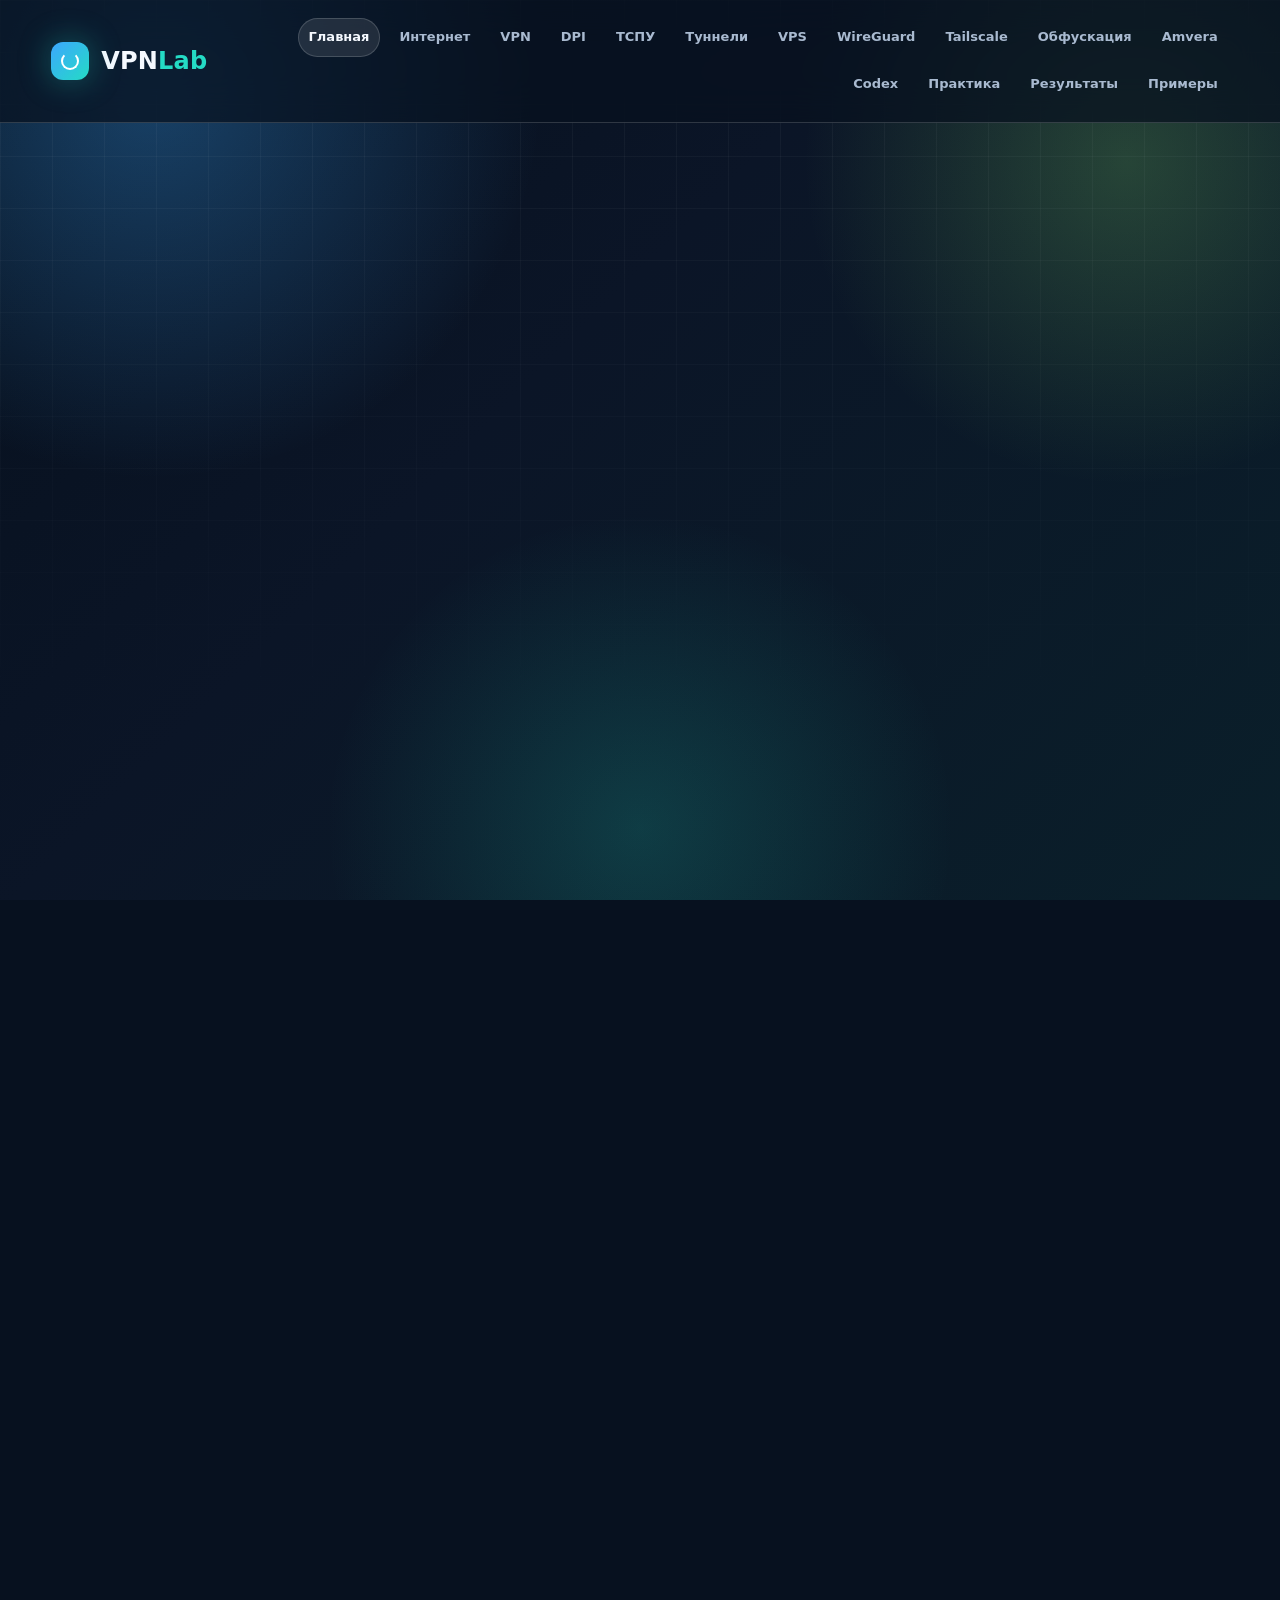
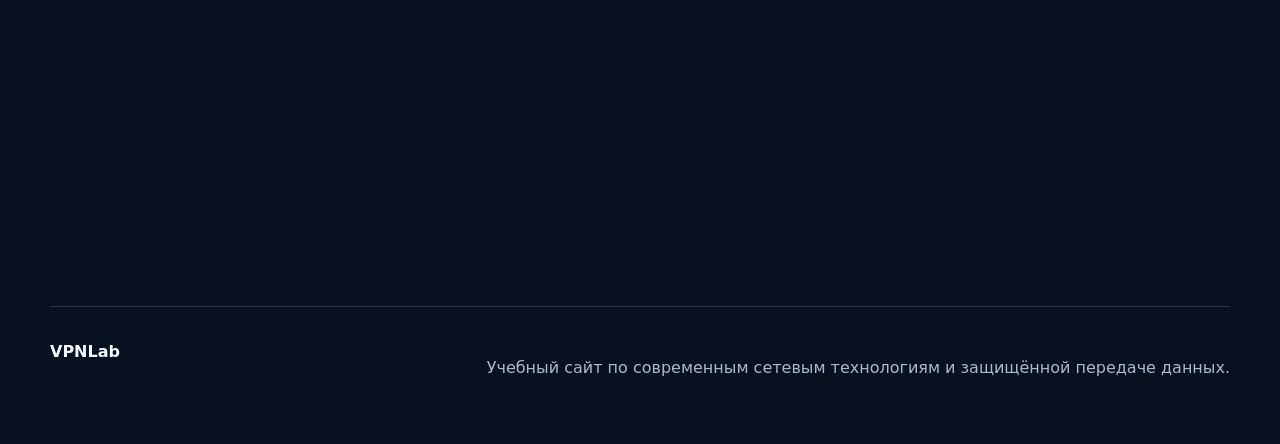
<file: index.html>
<!DOCTYPE html>
    <html lang="ru">
    <head>
        <meta charset="UTF-8">
        <meta name="viewport" content="width=device-width, initial-scale=1.0">
        <meta name="description" content="Карта работы по VPN, туннелированию, DPI, VPS, WireGuard, Tailscale и современным сетевым инструментам.">
        <title>Защищённая передача данных — VPNLab</title>
        <link rel="icon" href="assets/images/favicon.svg" type="image/svg+xml">
        <link rel="stylesheet" href="assets/css/style.css">
        <script defer src="assets/js/main.js"></script>
    </head>
    <body data-page="home">
        <div class="page-bg" aria-hidden="true"></div>

    <header class="site-header">
        <a class="brand" href="index.html" aria-label="На главную">
            <span class="brand-mark"></span>
            <span>VPN<span>Lab</span></span>
        </a>
        <button class="menu-toggle" type="button" aria-label="Открыть меню">
            <span></span><span></span><span></span>
        </button>
        <nav class="nav-links"><a href="index.html" class="active">Главная</a>
<a href="internet.html" class="">Интернет</a>
<a href="vpn.html" class="">VPN</a>
<a href="dpi.html" class="">DPI</a>
<a href="tspu.html" class="">ТСПУ</a>
<a href="tunneling.html" class="">Туннели</a>
<a href="vps.html" class="">VPS</a>
<a href="wireguard.html" class="">WireGuard</a>
<a href="tailscale.html" class="">Tailscale</a>
<a href="obfuscation.html" class="">Обфускация</a>
<a href="amvera.html" class="">Amvera</a>
<a href="codex.html" class="">Codex</a>
<a href="practice.html" class="">Практика</a>
<a href="results.html" class="">Результаты</a>
<a href="examples.html" class="">Примеры</a></nav>
    </header>

        <main>
            <section class="hero">
                <div class="hero-copy reveal">
                    <span class="eyebrow">главная</span>
                    <h1>Защищённая передача данных</h1>
                    <p>Карта работы по VPN, туннелированию, DPI, VPS, WireGuard, Tailscale и современным сетевым инструментам.</p>
                    <div class="hero-actions"><a class="btn primary" href="internet.html">Начать</a><a class="btn ghost" href="examples.html">Примеры</a></div>
                </div>
                <div class="hero-art hero-image-card reveal"><img src="assets/images/hero-home.png" alt="Изображение раздела Защищённая передача данных"></div>
            </section>
            <div class="page-pills reveal"><a href="index.html" class="pill-link active">Главная</a><a href="internet.html" class="pill-link ">Интернет</a><a href="vpn.html" class="pill-link ">VPN</a><a href="dpi.html" class="pill-link ">DPI</a><a href="tspu.html" class="pill-link ">ТСПУ</a><a href="tunneling.html" class="pill-link ">Туннели</a><a href="vps.html" class="pill-link ">VPS</a><a href="wireguard.html" class="pill-link ">WireGuard</a><a href="tailscale.html" class="pill-link ">Tailscale</a><a href="obfuscation.html" class="pill-link ">Обфускация</a><a href="amvera.html" class="pill-link ">Amvera</a><a href="codex.html" class="pill-link ">Codex</a><a href="practice.html" class="pill-link ">Практика</a><a href="results.html" class="pill-link ">Результаты</a><a href="examples.html" class="pill-link ">Примеры</a></div>

    <section class="intro-panel reveal">
        <span>о работе</span>
        <div>
            <p>Сегодня Интернет используется для общения, учёбы, работы, хранения данных и финансовых операций. За привычным открытием сайта или отправкой сообщения стоит сложная инфраструктура: устройства, маршрутизаторы, провайдеры, серверы, протоколы и системы защиты.</p>
            <p>Эта работа показывает, как данные передаются через сеть, зачем нужны VPN и туннелирование, какую роль играют DPI и ТСПУ, а также как VPS, WireGuard, Tailscale, Amvera и Codex помогают строить современные защищённые решения.</p>
        </div>
    </section>


    <section class="section">
        <div class="section-heading reveal">
            <p class="section-kicker">главы работы</p>
            <h2>Каждый блок — отдельная глава</h2>
        </div>
        <div class="topic-grid expanded-grid">
        <a class="topic-card reveal" href="internet.html">
            <span class="card-line"></span>
            <h3>Как работает Интернет</h3>
            <p>Пакеты, маршрутизация, провайдеры, магистральные сети и базовые протоколы передачи.</p>
            <b>Открыть главу</b>
        </a>

        <a class="topic-card reveal" href="vpn.html">
            <span class="card-line"></span>
            <h3>VPN: назначение и работа</h3>
            <p>Что такое VPN, зачем он появился и как защищённый туннель меняет путь сетевого трафика.</p>
            <b>Открыть главу</b>
        </a>

        <a class="topic-card reveal" href="dpi.html">
            <span class="card-line"></span>
            <h3>DPI — глубокий анализ трафика</h3>
            <p>Как системы DPI исследуют сетевые потоки и почему шифрование ограничивает их возможности.</p>
            <b>Открыть главу</b>
        </a>

        <a class="topic-card reveal" href="tspu.html">
            <span class="card-line"></span>
            <h3>ТСПУ</h3>
            <p>Технические средства противодействия угрозам как часть сетевой инфраструктуры и контроля трафика.</p>
            <b>Открыть главу</b>
        </a>

        <a class="topic-card reveal" href="tunneling.html">
            <span class="card-line"></span>
            <h3>Туннелирование трафика</h3>
            <p>Инкапсуляция, защищённые каналы и передача одного сетевого соединения внутри другого.</p>
            <b>Открыть главу</b>
        </a>

        <a class="topic-card reveal" href="vps.html">
            <span class="card-line"></span>
            <h3>VPS</h3>
            <p>Виртуальные серверы как основа для сайтов, VPN, ботов, удалённого доступа и экспериментов.</p>
            <b>Открыть главу</b>
        </a>

        <a class="topic-card reveal" href="wireguard.html">
            <span class="card-line"></span>
            <h3>WireGuard</h3>
            <p>Новый VPN-протокол: скорость, простая архитектура, ключи и современное шифрование.</p>
            <b>Открыть главу</b>
        </a>

        <a class="topic-card reveal" href="tailscale.html">
            <span class="card-line"></span>
            <h3>Tailscale</h3>
            <p>VPN нового поколения, который строит приватную mesh-сеть между устройствами поверх WireGuard.</p>
            <b>Открыть главу</b>
        </a>

        <a class="topic-card reveal" href="obfuscation.html">
            <span class="card-line"></span>
            <h3>Обфускация трафика</h3>
            <p>Методы маскировки сетевого трафика и их связь с DPI, шифрованием и ограничениями анализа.</p>
            <b>Открыть главу</b>
        </a>

        <a class="topic-card reveal" href="amvera.html">
            <span class="card-line"></span>
            <h3>Amvera и вебхуки</h3>
            <p>Облачная платформа, деплой приложений и практическое использование вебхуков.</p>
            <b>Открыть главу</b>
        </a>

        <a class="topic-card reveal" href="codex.html">
            <span class="card-line"></span>
            <h3>OpenAI Codex</h3>
            <p>AI-инструмент для автоматизации разработки, прототипирования, исправления ошибок и документации.</p>
            <b>Открыть главу</b>
        </a>

        <a class="topic-card reveal" href="practice.html">
            <span class="card-line"></span>
            <h3>Практическая работа Tailscale</h3>
            <p>Создание защищённого туннеля между устройствами и проверка стабильности соединения.</p>
            <b>Открыть главу</b>
        </a>

        <a class="topic-card reveal" href="results.html">
            <span class="card-line"></span>
            <h3>Анализ результатов</h3>
            <p>Что показало исследование: сильные стороны, ограничения и практическая ценность технологий.</p>
            <b>Открыть главу</b>
        </a>

        <a class="topic-card reveal" href="examples.html">
            <span class="card-line"></span>
            <h3>Практические примеры</h3>
            <p>Реальные сценарии применения VPN, туннелирования, DPI, Tailscale, VPS, ботов и облачных платформ.</p>
            <b>Открыть главу</b>
        </a>
        </div>
    </section>


    <section class="conclusion-band reveal">
        <div>
            <span>итог</span>
            <h2>Технологии работают как единая система</h2>
            <p>Интернет доставляет данные, VPN и туннелирование защищают канал, DPI и ТСПУ показывают сторону анализа, а VPS, WireGuard, Tailscale, Amvera и Codex помогают применять эти идеи на практике.</p>
        </div>
        <a class="btn primary" href="practice.html">Перейти к практике</a>
    </section>

        </main>
        <footer><span>VPNLab</span><p>Учебный сайт по современным сетевым технологиям и защищённой передаче данных.</p></footer>
    </body>
    </html>
</file>
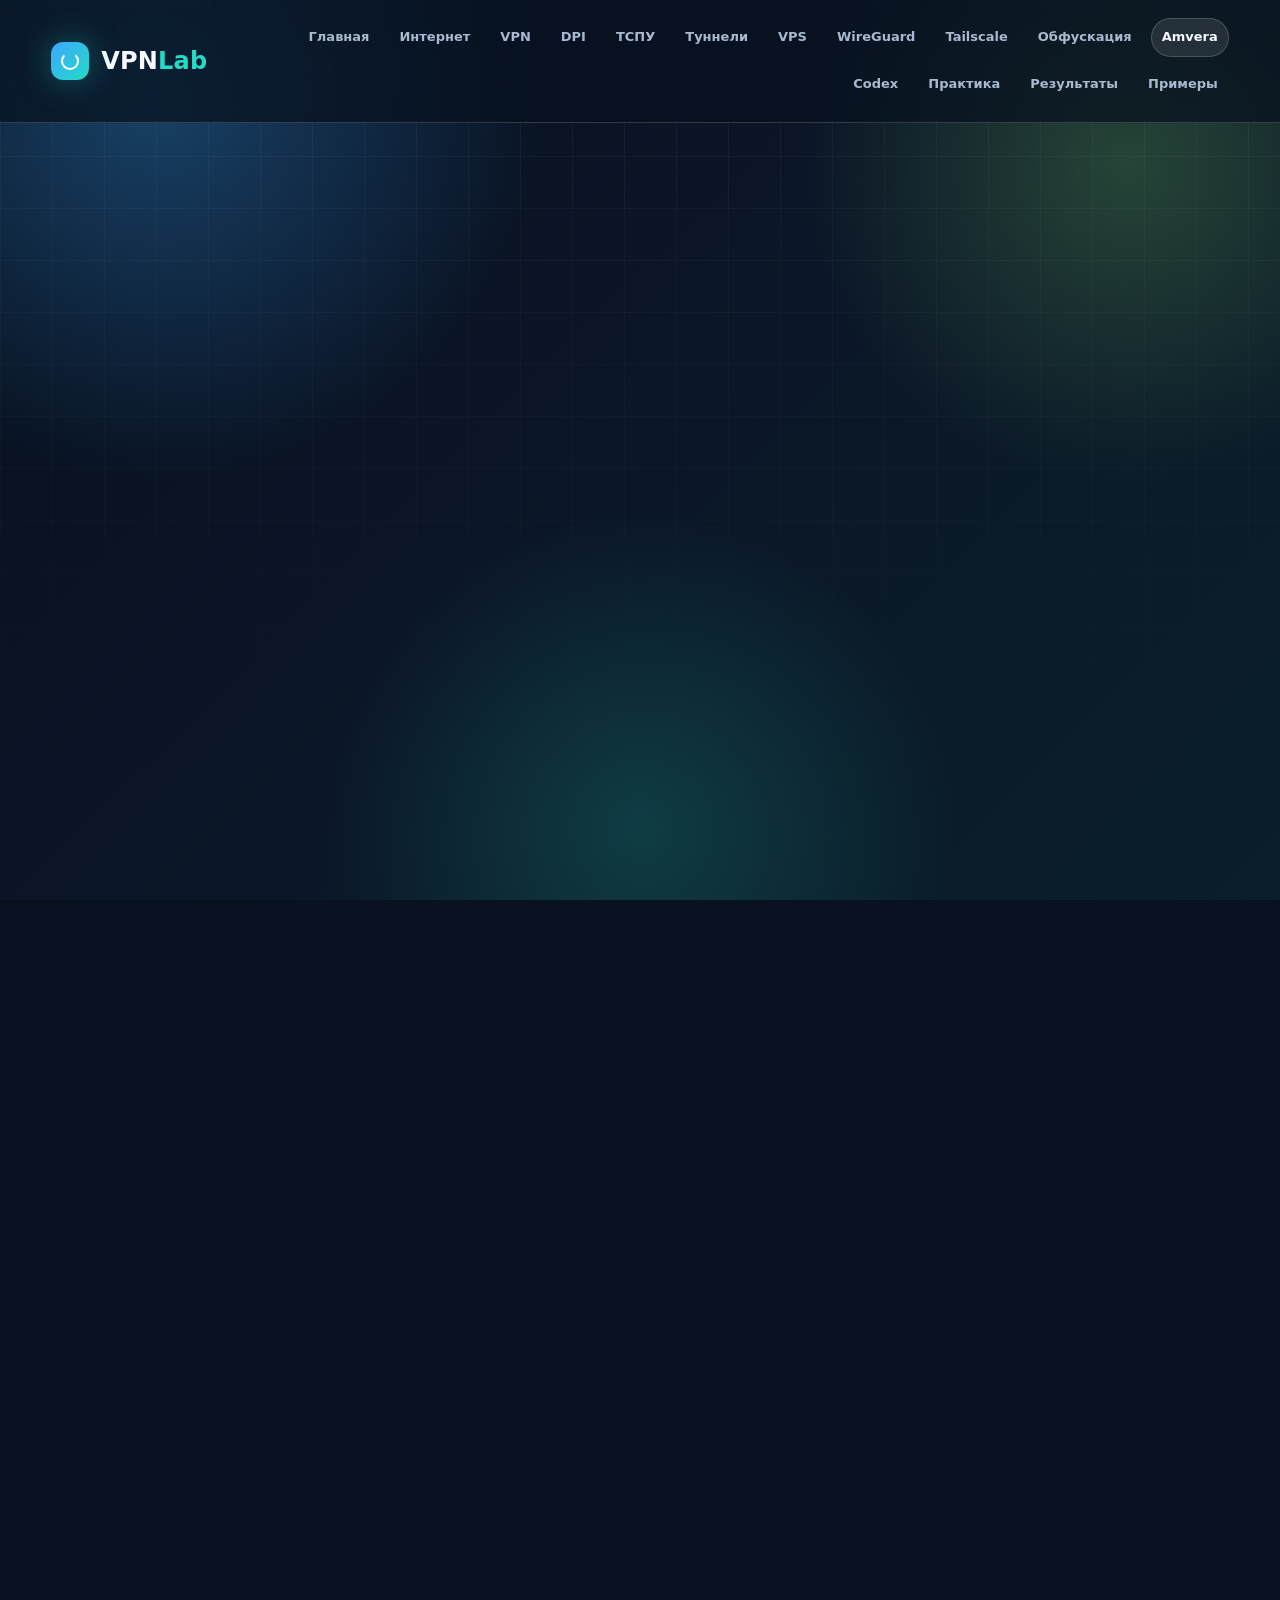
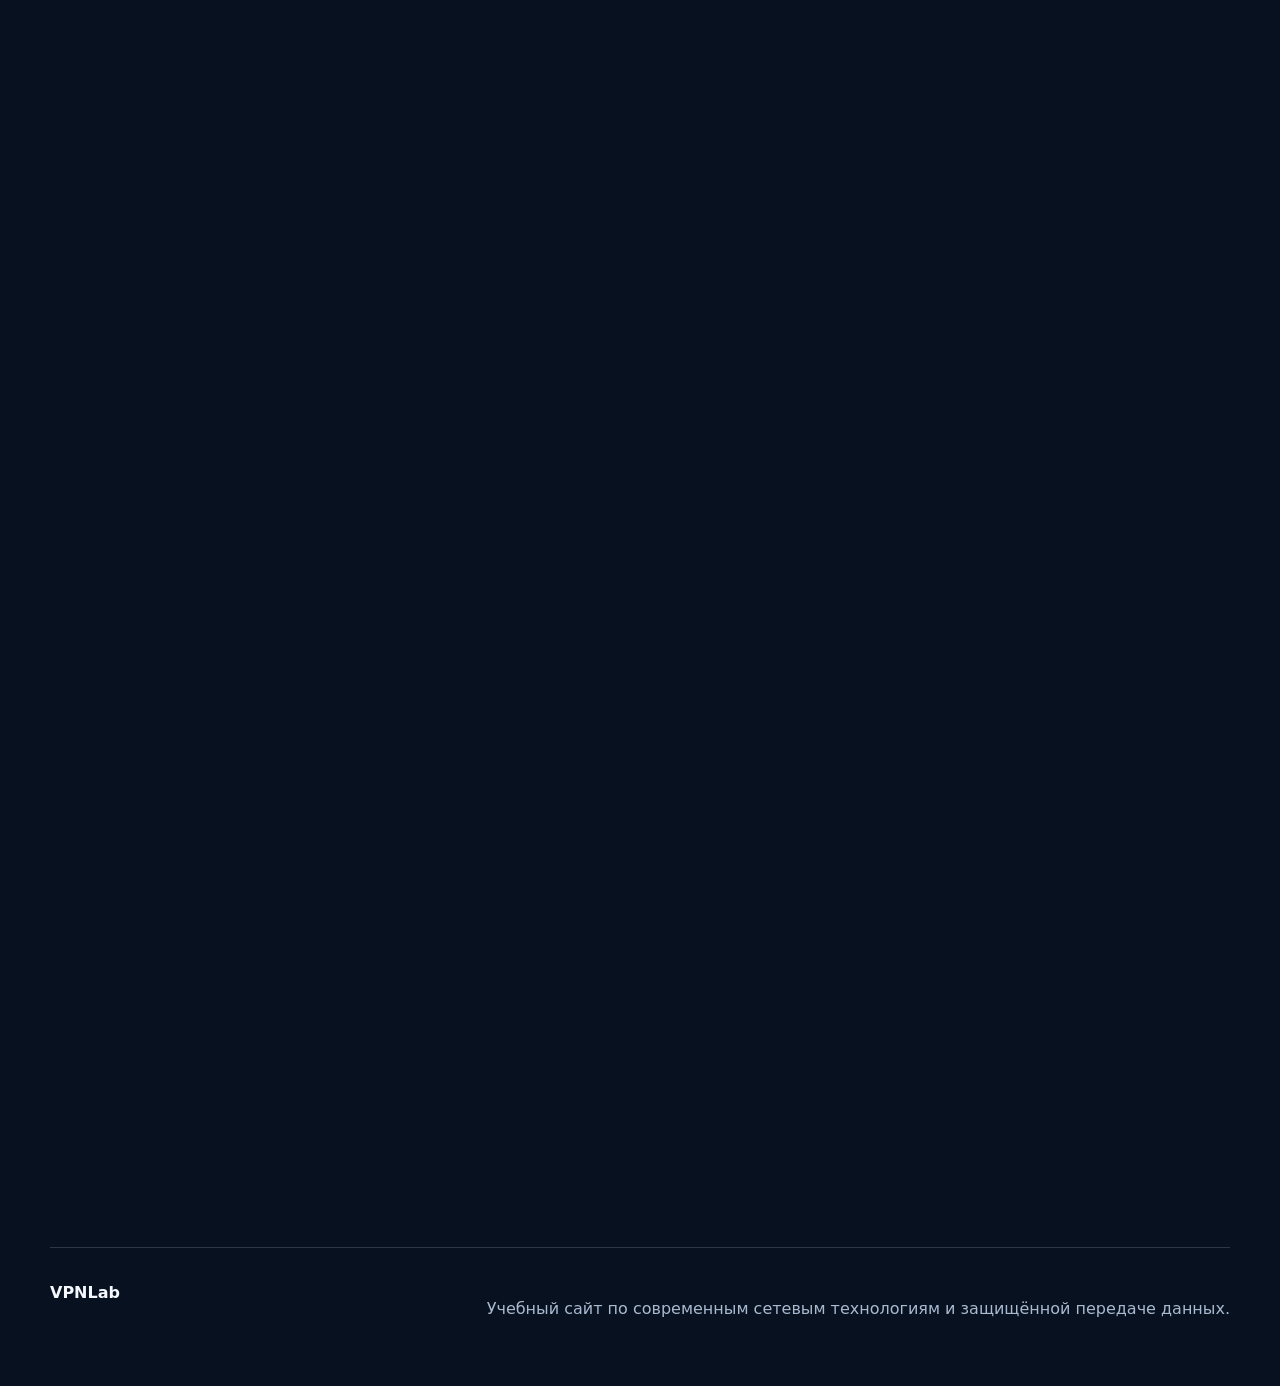
<file: amvera.html>
<!DOCTYPE html>
    <html lang="ru">
    <head>
        <meta charset="UTF-8">
        <meta name="viewport" content="width=device-width, initial-scale=1.0">
        <meta name="description" content="Облачная платформа, деплой приложений и практическое использование вебхуков.">
        <title>Amvera и вебхуки — VPNLab</title>
        <link rel="icon" href="assets/images/favicon.svg" type="image/svg+xml">
        <link rel="stylesheet" href="assets/css/style.css">
        <script defer src="assets/js/main.js"></script>
    </head>
    <body data-page="amvera">
        <div class="page-bg" aria-hidden="true"></div>

    <header class="site-header">
        <a class="brand" href="index.html" aria-label="На главную">
            <span class="brand-mark"></span>
            <span>VPN<span>Lab</span></span>
        </a>
        <button class="menu-toggle" type="button" aria-label="Открыть меню">
            <span></span><span></span><span></span>
        </button>
        <nav class="nav-links"><a href="index.html" class="">Главная</a>
<a href="internet.html" class="">Интернет</a>
<a href="vpn.html" class="">VPN</a>
<a href="dpi.html" class="">DPI</a>
<a href="tspu.html" class="">ТСПУ</a>
<a href="tunneling.html" class="">Туннели</a>
<a href="vps.html" class="">VPS</a>
<a href="wireguard.html" class="">WireGuard</a>
<a href="tailscale.html" class="">Tailscale</a>
<a href="obfuscation.html" class="">Обфускация</a>
<a href="amvera.html" class="active">Amvera</a>
<a href="codex.html" class="">Codex</a>
<a href="practice.html" class="">Практика</a>
<a href="results.html" class="">Результаты</a>
<a href="examples.html" class="">Примеры</a></nav>
    </header>

        <main>
            <section class="hero">
                <div class="hero-copy reveal">
                    <span class="eyebrow">глава 11</span>
                    <h1>Amvera и вебхуки</h1>
                    <p>Облачная платформа, деплой приложений и практическое использование вебхуков.</p>
                    <div class="hero-actions"><a class="btn primary" href="index.html">К главной</a><a class="btn ghost" href="examples.html">Примеры</a></div>
                </div>
                <div class="hero-art hero-image-card reveal"><img src="assets/images/hero-amvera.png" alt="Изображение раздела Amvera и вебхуки"></div>
            </section>
            <div class="page-pills reveal"><a href="index.html" class="pill-link ">Главная</a><a href="internet.html" class="pill-link ">Интернет</a><a href="vpn.html" class="pill-link ">VPN</a><a href="dpi.html" class="pill-link ">DPI</a><a href="tspu.html" class="pill-link ">ТСПУ</a><a href="tunneling.html" class="pill-link ">Туннели</a><a href="vps.html" class="pill-link ">VPS</a><a href="wireguard.html" class="pill-link ">WireGuard</a><a href="tailscale.html" class="pill-link ">Tailscale</a><a href="obfuscation.html" class="pill-link ">Обфускация</a><a href="amvera.html" class="pill-link active">Amvera</a><a href="codex.html" class="pill-link ">Codex</a><a href="practice.html" class="pill-link ">Практика</a><a href="results.html" class="pill-link ">Результаты</a><a href="examples.html" class="pill-link ">Примеры</a></div>

        <section class="split-section">
            <div class="split-copy reveal">
                <span class="chapter-num">01</span>
                <h2>Облачный подход</h2>
                <p>За последние годы облачные технологии кардинально изменили подход к разработке и размещению программного обеспечения.</p>
                <ul class="detail-list"><li>связь теории с практическим применением</li><li>связь теории с практическим применением</li><li>связь теории с практическим применением</li></ul>
            </div>
            <div class="visual-tile reveal">
                <div class="mini-orbit"><span></span><span></span><span></span><span></span></div>
                <p>Облачный подход</p>
            </div>
        </section>


        <section class="split-section reverse">
            <div class="split-copy reveal">
                <span class="chapter-num">02</span>
                <h2>Вебхуки</h2>
                <p>Раньше для запуска собственного приложения необходимо было самостоятельно арендовать сервер, устанавливать операционную систему, настраивать программное окружение и заниматься администрированием.</p>
                <ul class="detail-list"><li>использование серверной инфраструктуры</li><li>связь теории с практическим применением</li><li>связь теории с практическим применением</li></ul>
            </div>
            <div class="visual-tile reveal">
                <div class="mini-orbit"><span></span><span></span><span></span><span></span></div>
                <p>Вебхуки</p>
            </div>
        </section>


        <section class="split-section">
            <div class="split-copy reveal">
                <span class="chapter-num">03</span>
                <h2>Размещение приложений</h2>
                <p>Amvera представляет собой современную облачную платформу для размещения приложений, сервисов и различных программных решений.</p>
                <ul class="detail-list"><li>связь теории с практическим применением</li><li>связь теории с практическим применением</li><li>связь теории с практическим применением</li></ul>
            </div>
            <div class="visual-tile reveal">
                <div class="mini-orbit"><span></span><span></span><span></span><span></span></div>
                <p>Размещение приложений</p>
            </div>
        </section>


        <section class="split-section reverse">
            <div class="split-copy reveal">
                <span class="chapter-num">04</span>
                <h2>Практическое применение</h2>
                <p>Главная задача платформы заключается в том, чтобы максимально упростить процесс публикации программного продукта.</p>
                <ul class="detail-list"><li>связь теории с практическим применением</li><li>связь теории с практическим применением</li><li>связь теории с практическим применением</li></ul>
            </div>
            <div class="visual-tile reveal">
                <div class="mini-orbit"><span></span><span></span><span></span><span></span></div>
                <p>Практическое применение</p>
            </div>
        </section>


        <section class="split-section">
            <div class="split-copy reveal">
                <span class="chapter-num">05</span>
                <h2>Практическое значение</h2>
                <p>Разработчику достаточно загрузить проект, после чего большая часть технических операций выполняется автоматически.</p>
                <ul class="detail-list"><li>связь теории с практическим применением</li><li>связь теории с практическим применением</li><li>связь теории с практическим применением</li></ul>
            </div>
            <div class="visual-tile reveal">
                <div class="mini-orbit"><span></span><span></span><span></span><span></span></div>
                <p>Практическое значение</p>
            </div>
        </section>


        <section class="split-section reverse">
            <div class="split-copy reveal">
                <span class="chapter-num">06</span>
                <h2>Практическое значение</h2>
                <p>Система самостоятельно подготавливает окружение, запускает приложение и обеспечивает его доступность через Интернет.</p>
                <ul class="detail-list"><li>связь теории с практическим применением</li><li>связь теории с практическим применением</li><li>связь теории с практическим применением</li></ul>
            </div>
            <div class="visual-tile reveal">
                <div class="mini-orbit"><span></span><span></span><span></span><span></span></div>
                <p>Практическое значение</p>
            </div>
        </section>


        </main>
        <footer><span>VPNLab</span><p>Учебный сайт по современным сетевым технологиям и защищённой передаче данных.</p></footer>
    </body>
    </html>
</file>
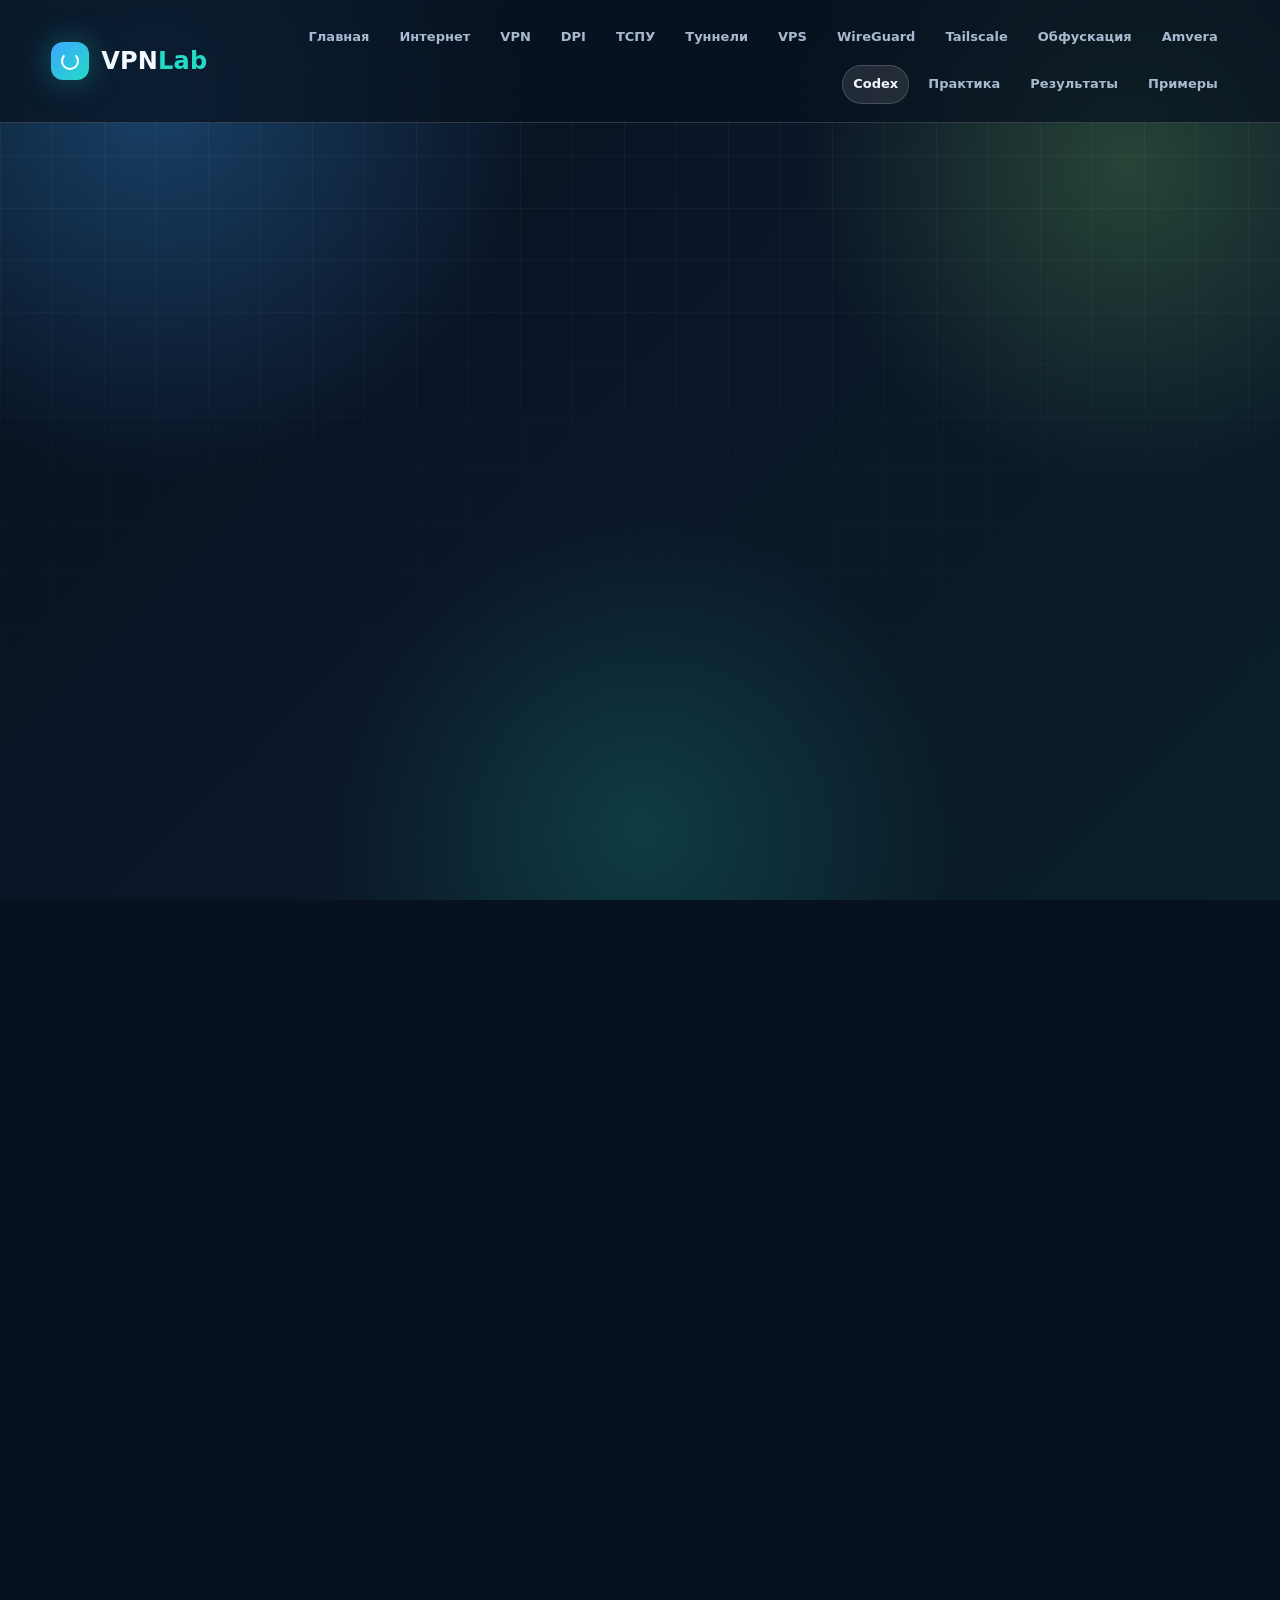
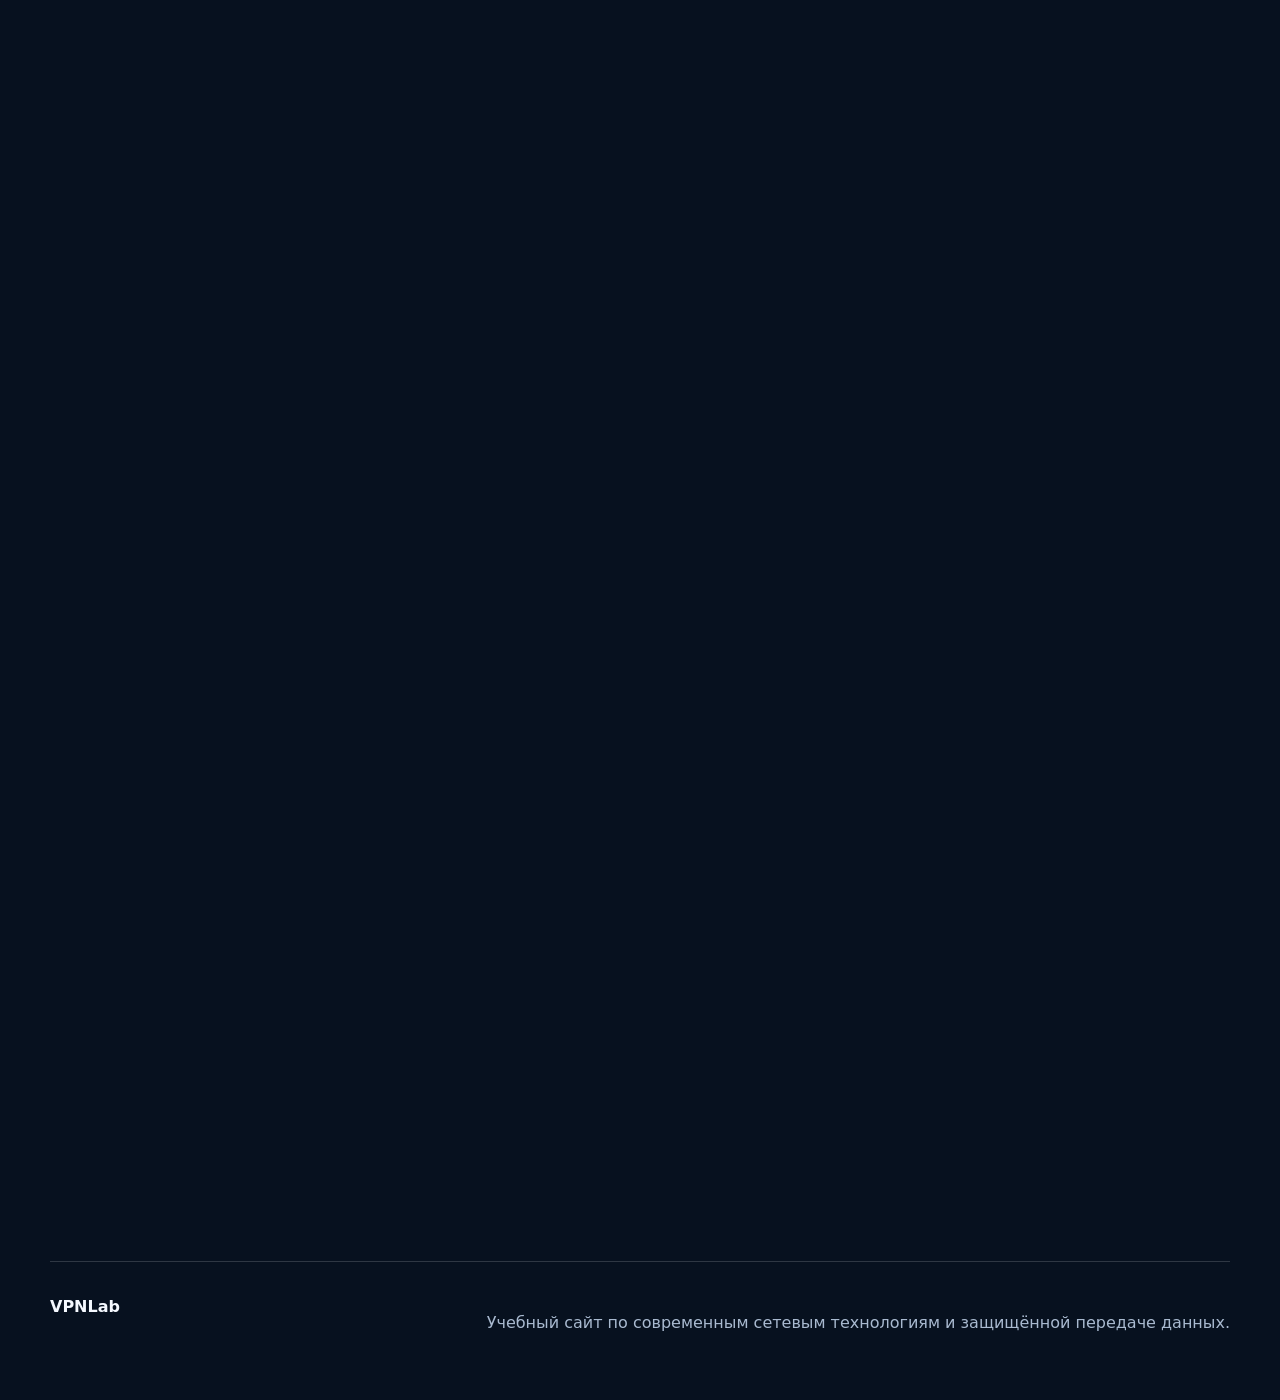
<file: codex.html>
<!DOCTYPE html>
    <html lang="ru">
    <head>
        <meta charset="UTF-8">
        <meta name="viewport" content="width=device-width, initial-scale=1.0">
        <meta name="description" content="AI-инструмент для автоматизации разработки, прототипирования, исправления ошибок и документации.">
        <title>OpenAI Codex — VPNLab</title>
        <link rel="icon" href="assets/images/favicon.svg" type="image/svg+xml">
        <link rel="stylesheet" href="assets/css/style.css">
        <script defer src="assets/js/main.js"></script>
    </head>
    <body data-page="codex">
        <div class="page-bg" aria-hidden="true"></div>

    <header class="site-header">
        <a class="brand" href="index.html" aria-label="На главную">
            <span class="brand-mark"></span>
            <span>VPN<span>Lab</span></span>
        </a>
        <button class="menu-toggle" type="button" aria-label="Открыть меню">
            <span></span><span></span><span></span>
        </button>
        <nav class="nav-links"><a href="index.html" class="">Главная</a>
<a href="internet.html" class="">Интернет</a>
<a href="vpn.html" class="">VPN</a>
<a href="dpi.html" class="">DPI</a>
<a href="tspu.html" class="">ТСПУ</a>
<a href="tunneling.html" class="">Туннели</a>
<a href="vps.html" class="">VPS</a>
<a href="wireguard.html" class="">WireGuard</a>
<a href="tailscale.html" class="">Tailscale</a>
<a href="obfuscation.html" class="">Обфускация</a>
<a href="amvera.html" class="">Amvera</a>
<a href="codex.html" class="active">Codex</a>
<a href="practice.html" class="">Практика</a>
<a href="results.html" class="">Результаты</a>
<a href="examples.html" class="">Примеры</a></nav>
    </header>

        <main>
            <section class="hero">
                <div class="hero-copy reveal">
                    <span class="eyebrow">глава 12</span>
                    <h1>OpenAI Codex</h1>
                    <p>AI-инструмент для автоматизации разработки, прототипирования, исправления ошибок и документации.</p>
                    <div class="hero-actions"><a class="btn primary" href="index.html">К главной</a><a class="btn ghost" href="examples.html">Примеры</a></div>
                </div>
                <div class="hero-art hero-image-card reveal"><img src="assets/images/hero-codex.png" alt="Изображение раздела OpenAI Codex"></div>
            </section>
            <div class="page-pills reveal"><a href="index.html" class="pill-link ">Главная</a><a href="internet.html" class="pill-link ">Интернет</a><a href="vpn.html" class="pill-link ">VPN</a><a href="dpi.html" class="pill-link ">DPI</a><a href="tspu.html" class="pill-link ">ТСПУ</a><a href="tunneling.html" class="pill-link ">Туннели</a><a href="vps.html" class="pill-link ">VPS</a><a href="wireguard.html" class="pill-link ">WireGuard</a><a href="tailscale.html" class="pill-link ">Tailscale</a><a href="obfuscation.html" class="pill-link ">Обфускация</a><a href="amvera.html" class="pill-link ">Amvera</a><a href="codex.html" class="pill-link active">Codex</a><a href="practice.html" class="pill-link ">Практика</a><a href="results.html" class="pill-link ">Результаты</a><a href="examples.html" class="pill-link ">Примеры</a></div>

        <section class="split-section">
            <div class="split-copy reveal">
                <span class="chapter-num">01</span>
                <h2>Роль AI в разработке</h2>
                <p>Развитие искусственного интеллекта стало одним из важнейших событий последних лет.</p>
                <ul class="detail-list"><li>связь теории с практическим применением</li><li>связь теории с практическим применением</li><li>связь теории с практическим применением</li></ul>
            </div>
            <div class="visual-tile reveal">
                <div class="mini-orbit"><span></span><span></span><span></span><span></span></div>
                <p>Роль AI в разработке</p>
            </div>
        </section>


        <section class="split-section reverse">
            <div class="split-copy reveal">
                <span class="chapter-num">02</span>
                <h2>Автоматизация рутины</h2>
                <p>Особенно заметно влияние ИИ на сферу программирования и разработки программного обеспечения.</p>
                <ul class="detail-list"><li>связь теории с практическим применением</li><li>связь теории с практическим применением</li><li>связь теории с практическим применением</li></ul>
            </div>
            <div class="visual-tile reveal">
                <div class="mini-orbit"><span></span><span></span><span></span><span></span></div>
                <p>Автоматизация рутины</p>
            </div>
        </section>


        <section class="split-section">
            <div class="split-copy reveal">
                <span class="chapter-num">03</span>
                <h2>Помощь с кодом</h2>
                <p>Codex представляет собой систему искусственного интеллекта, способную понимать запросы на естественном языке и генерировать программный код.</p>
                <ul class="detail-list"><li>связь теории с практическим применением</li><li>связь теории с практическим применением</li><li>связь теории с практическим применением</li></ul>
            </div>
            <div class="visual-tile reveal">
                <div class="mini-orbit"><span></span><span></span><span></span><span></span></div>
                <p>Помощь с кодом</p>
            </div>
        </section>


        <section class="split-section reverse">
            <div class="split-copy reveal">
                <span class="chapter-num">04</span>
                <h2>Значение для проекта</h2>
                <p>По сути, пользователь может описать задачу обычными словами, после чего система предложит её программную реализацию.</p>
                <ul class="detail-list"><li>удобство для пользователя</li><li>связь теории с практическим применением</li><li>связь теории с практическим применением</li></ul>
            </div>
            <div class="visual-tile reveal">
                <div class="mini-orbit"><span></span><span></span><span></span><span></span></div>
                <p>Значение для проекта</p>
            </div>
        </section>


        <section class="split-section">
            <div class="split-copy reveal">
                <span class="chapter-num">05</span>
                <h2>Практическое значение</h2>
                <p>После этого система сформирует значительную часть необходимого кода автоматически.</p>
                <ul class="detail-list"><li>связь теории с практическим применением</li><li>связь теории с практическим применением</li><li>связь теории с практическим применением</li></ul>
            </div>
            <div class="visual-tile reveal">
                <div class="mini-orbit"><span></span><span></span><span></span><span></span></div>
                <p>Практическое значение</p>
            </div>
        </section>


        <section class="split-section reverse">
            <div class="split-copy reveal">
                <span class="chapter-num">06</span>
                <h2>Практическое значение</h2>
                <p>* анализировать существующий код; * находить ошибки; * предлагать оптимизации; * объяснять работу алгоритмов; * помогать изучать новые технологии; * создавать конфигурационные файлы; * формировать документацию.</p>
                <ul class="detail-list"><li>анализ и классификация сетевого трафика</li><li>связь теории с практическим применением</li><li>связь теории с практическим применением</li></ul>
            </div>
            <div class="visual-tile reveal">
                <div class="mini-orbit"><span></span><span></span><span></span><span></span></div>
                <p>Практическое значение</p>
            </div>
        </section>


        </main>
        <footer><span>VPNLab</span><p>Учебный сайт по современным сетевым технологиям и защищённой передаче данных.</p></footer>
    </body>
    </html>
</file>
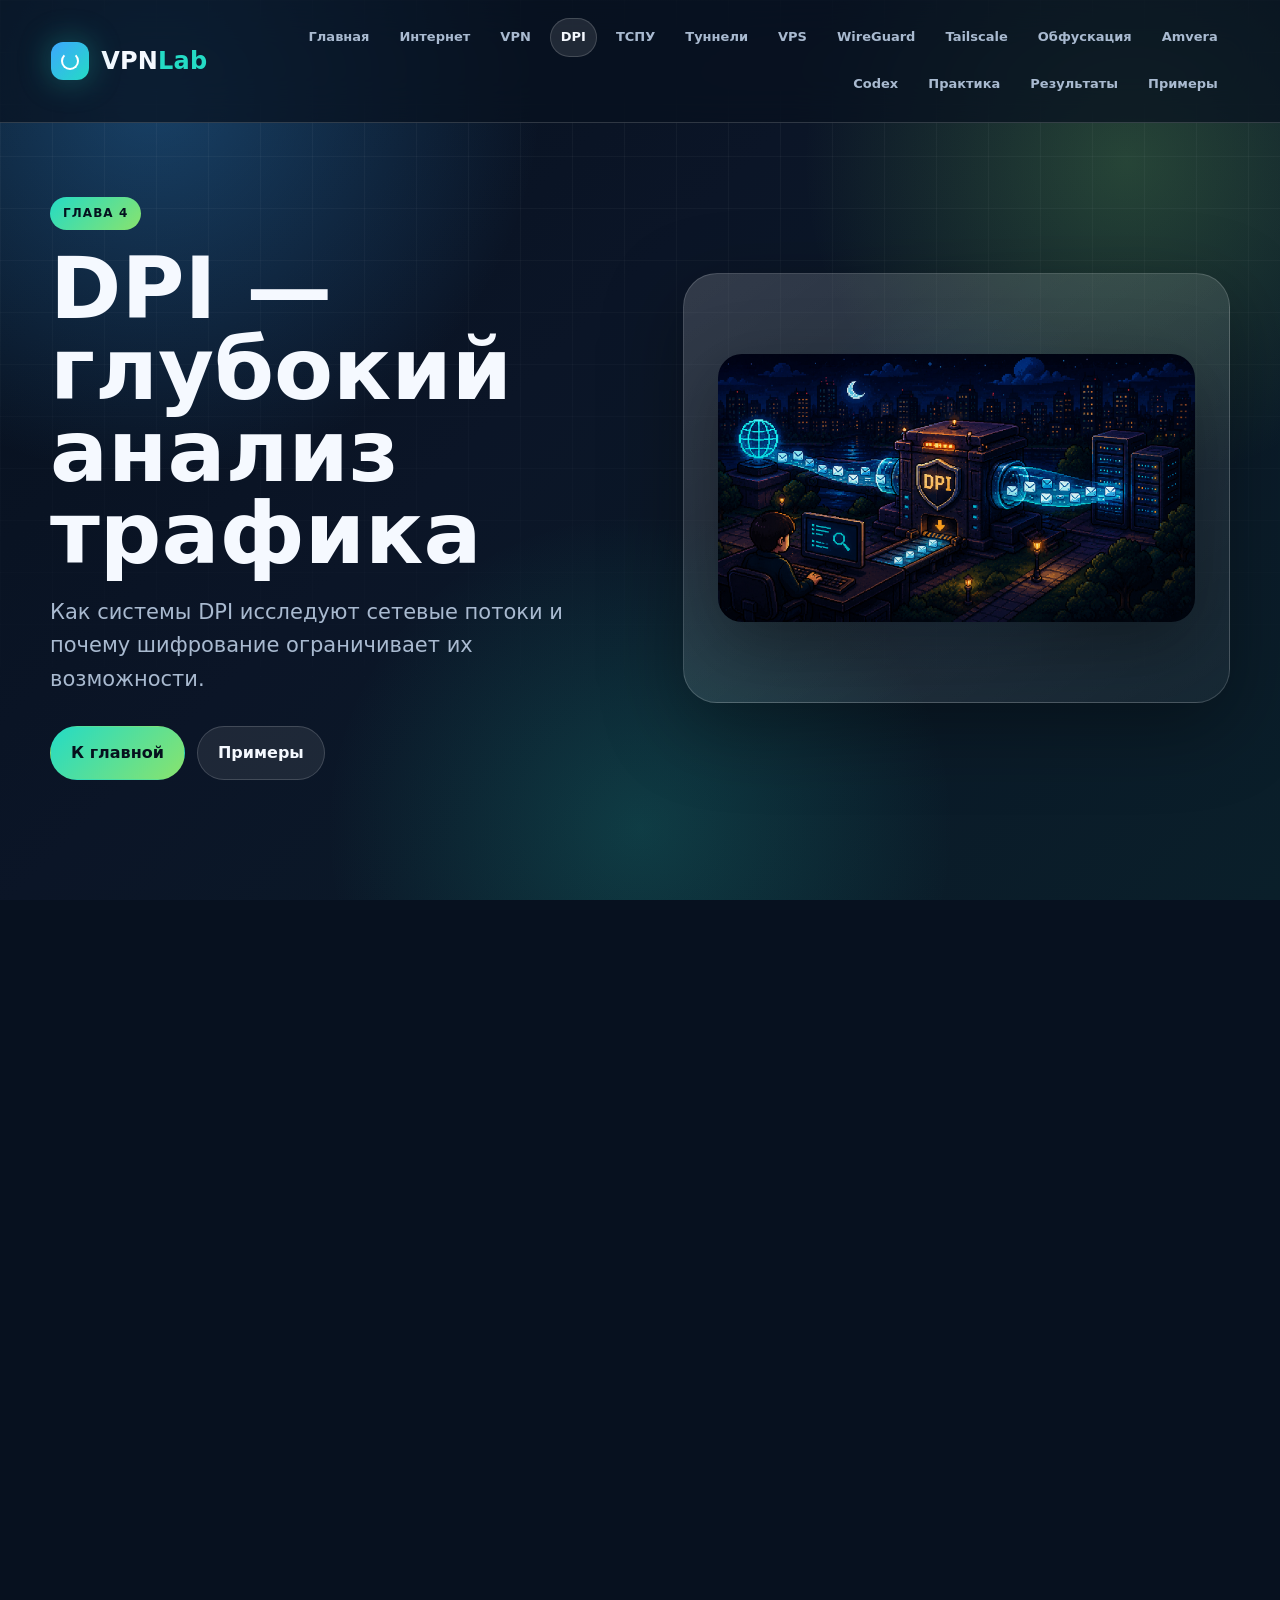
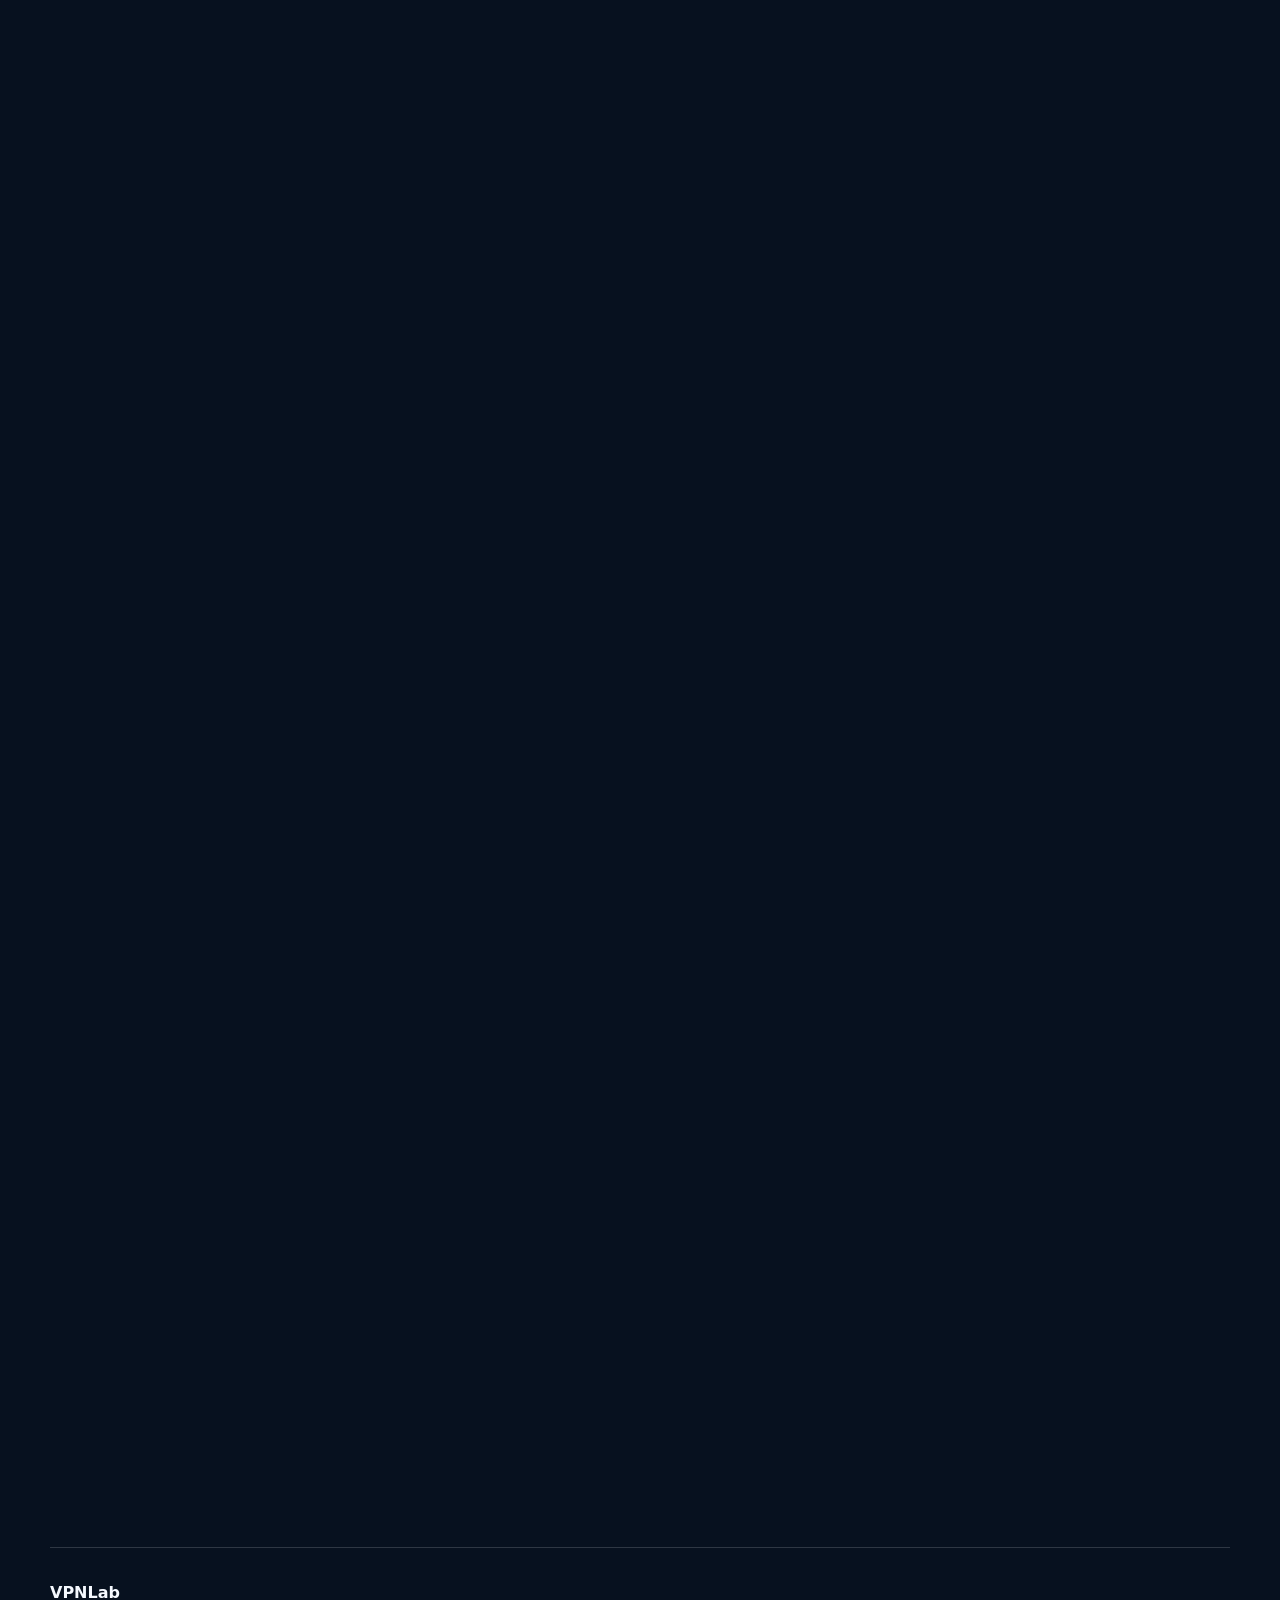
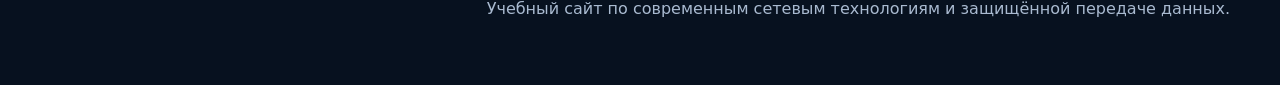
<file: dpi.html>
<!DOCTYPE html>
    <html lang="ru">
    <head>
        <meta charset="UTF-8">
        <meta name="viewport" content="width=device-width, initial-scale=1.0">
        <meta name="description" content="Как системы DPI исследуют сетевые потоки и почему шифрование ограничивает их возможности.">
        <title>DPI — глубокий анализ трафика — VPNLab</title>
        <link rel="icon" href="assets/images/favicon.svg" type="image/svg+xml">
        <link rel="stylesheet" href="assets/css/style.css">
        <script defer src="assets/js/main.js"></script>
    </head>
    <body data-page="dpi">
        <div class="page-bg" aria-hidden="true"></div>

    <header class="site-header">
        <a class="brand" href="index.html" aria-label="На главную">
            <span class="brand-mark"></span>
            <span>VPN<span>Lab</span></span>
        </a>
        <button class="menu-toggle" type="button" aria-label="Открыть меню">
            <span></span><span></span><span></span>
        </button>
        <nav class="nav-links"><a href="index.html" class="">Главная</a>
<a href="internet.html" class="">Интернет</a>
<a href="vpn.html" class="">VPN</a>
<a href="dpi.html" class="active">DPI</a>
<a href="tspu.html" class="">ТСПУ</a>
<a href="tunneling.html" class="">Туннели</a>
<a href="vps.html" class="">VPS</a>
<a href="wireguard.html" class="">WireGuard</a>
<a href="tailscale.html" class="">Tailscale</a>
<a href="obfuscation.html" class="">Обфускация</a>
<a href="amvera.html" class="">Amvera</a>
<a href="codex.html" class="">Codex</a>
<a href="practice.html" class="">Практика</a>
<a href="results.html" class="">Результаты</a>
<a href="examples.html" class="">Примеры</a></nav>
    </header>

        <main>
            <section class="hero">
                <div class="hero-copy reveal">
                    <span class="eyebrow">глава 4</span>
                    <h1>DPI — глубокий анализ трафика</h1>
                    <p>Как системы DPI исследуют сетевые потоки и почему шифрование ограничивает их возможности.</p>
                    <div class="hero-actions"><a class="btn primary" href="index.html">К главной</a><a class="btn ghost" href="examples.html">Примеры</a></div>
                </div>
                <div class="hero-art hero-image-card reveal"><img src="assets/images/hero-dpi.png" alt="Изображение раздела DPI — глубокий анализ трафика"></div>
            </section>
            <div class="page-pills reveal"><a href="index.html" class="pill-link ">Главная</a><a href="internet.html" class="pill-link ">Интернет</a><a href="vpn.html" class="pill-link ">VPN</a><a href="dpi.html" class="pill-link active">DPI</a><a href="tspu.html" class="pill-link ">ТСПУ</a><a href="tunneling.html" class="pill-link ">Туннели</a><a href="vps.html" class="pill-link ">VPS</a><a href="wireguard.html" class="pill-link ">WireGuard</a><a href="tailscale.html" class="pill-link ">Tailscale</a><a href="obfuscation.html" class="pill-link ">Обфускация</a><a href="amvera.html" class="pill-link ">Amvera</a><a href="codex.html" class="pill-link ">Codex</a><a href="practice.html" class="pill-link ">Практика</a><a href="results.html" class="pill-link ">Результаты</a><a href="examples.html" class="pill-link ">Примеры</a></div>

        <section class="split-section">
            <div class="split-copy reveal">
                <span class="chapter-num">01</span>
                <h2>Что анализирует DPI</h2>
                <p>Одной из самых интересных технологий, появившихся вместе с развитием Интернета, стал глубокий анализ пакетов данных, более известный как DPI (Deep Packet Inspection).</p>
                <ul class="detail-list"><li>анализ и классификация сетевого трафика</li><li>связь теории с практическим применением</li><li>связь теории с практическим применением</li></ul>
            </div>
            <div class="visual-tile reveal">
                <div class="mini-orbit"><span></span><span></span><span></span><span></span></div>
                <p>Что анализирует DPI</p>
            </div>
        </section>


        <section class="split-section reverse">
            <div class="split-copy reveal">
                <span class="chapter-num">02</span>
                <h2>Задачи технологии</h2>
                <p>Чтобы понять необходимость DPI, необходимо вспомнить, как работает обычный маршрутизатор.</p>
                <ul class="detail-list"><li>анализ и классификация сетевого трафика</li><li>связь теории с практическим применением</li><li>связь теории с практическим применением</li></ul>
            </div>
            <div class="visual-tile reveal">
                <div class="mini-orbit"><span></span><span></span><span></span><span></span></div>
                <p>Задачи технологии</p>
            </div>
        </section>


        <section class="split-section">
            <div class="split-copy reveal">
                <span class="chapter-num">03</span>
                <h2>Ограничения при шифровании</h2>
                <p>Обычный маршрутизатор анализирует только адрес назначения пакета и принимает решение о его дальнейшей передаче. Его можно сравнить с сотрудником почты, который смотрит исключительно адрес на конверте.</p>
                <ul class="detail-list"><li>анализ и классификация сетевого трафика</li><li>связь теории с практическим применением</li><li>связь теории с практическим применением</li></ul>
            </div>
            <div class="visual-tile reveal">
                <div class="mini-orbit"><span></span><span></span><span></span><span></span></div>
                <p>Ограничения при шифровании</p>
            </div>
        </section>


        <section class="split-section reverse">
            <div class="split-copy reveal">
                <span class="chapter-num">04</span>
                <h2>Практическое значение</h2>
                <p>Если использовать бытовую аналогию, DPI похож на рентгеновский сканер в аэропорту. Такой сканер позволяет увидеть содержимое багажа без необходимости открывать чемодан.</p>
                <ul class="detail-list"><li>анализ и классификация сетевого трафика</li><li>связь теории с практическим применением</li><li>связь теории с практическим применением</li></ul>
            </div>
            <div class="visual-tile reveal">
                <div class="mini-orbit"><span></span><span></span><span></span><span></span></div>
                <p>Практическое значение</p>
            </div>
        </section>


        <section class="split-section">
            <div class="split-copy reveal">
                <span class="chapter-num">05</span>
                <h2>Практическое значение</h2>
                <p>* структуру соединения; * используемые протоколы; * размеры пакетов; * временные интервалы между пакетами; * особенности работы приложений; * сигнатуры программного обеспечения.</p>
                <ul class="detail-list"><li>связь теории с практическим применением</li><li>связь теории с практическим применением</li><li>связь теории с практическим применением</li></ul>
            </div>
            <div class="visual-tile reveal">
                <div class="mini-orbit"><span></span><span></span><span></span><span></span></div>
                <p>Практическое значение</p>
            </div>
        </section>


        <section class="split-section reverse">
            <div class="split-copy reveal">
                <span class="chapter-num">06</span>
                <h2>Практическое значение</h2>
                <p>Благодаря этому система может определить характер трафика даже тогда, когда данные передаются в зашифрованном виде.</p>
                <ul class="detail-list"><li>защита передаваемой информации</li><li>связь теории с практическим применением</li><li>связь теории с практическим применением</li></ul>
            </div>
            <div class="visual-tile reveal">
                <div class="mini-orbit"><span></span><span></span><span></span><span></span></div>
                <p>Практическое значение</p>
            </div>
        </section>


        </main>
        <footer><span>VPNLab</span><p>Учебный сайт по современным сетевым технологиям и защищённой передаче данных.</p></footer>
    </body>
    </html>
</file>
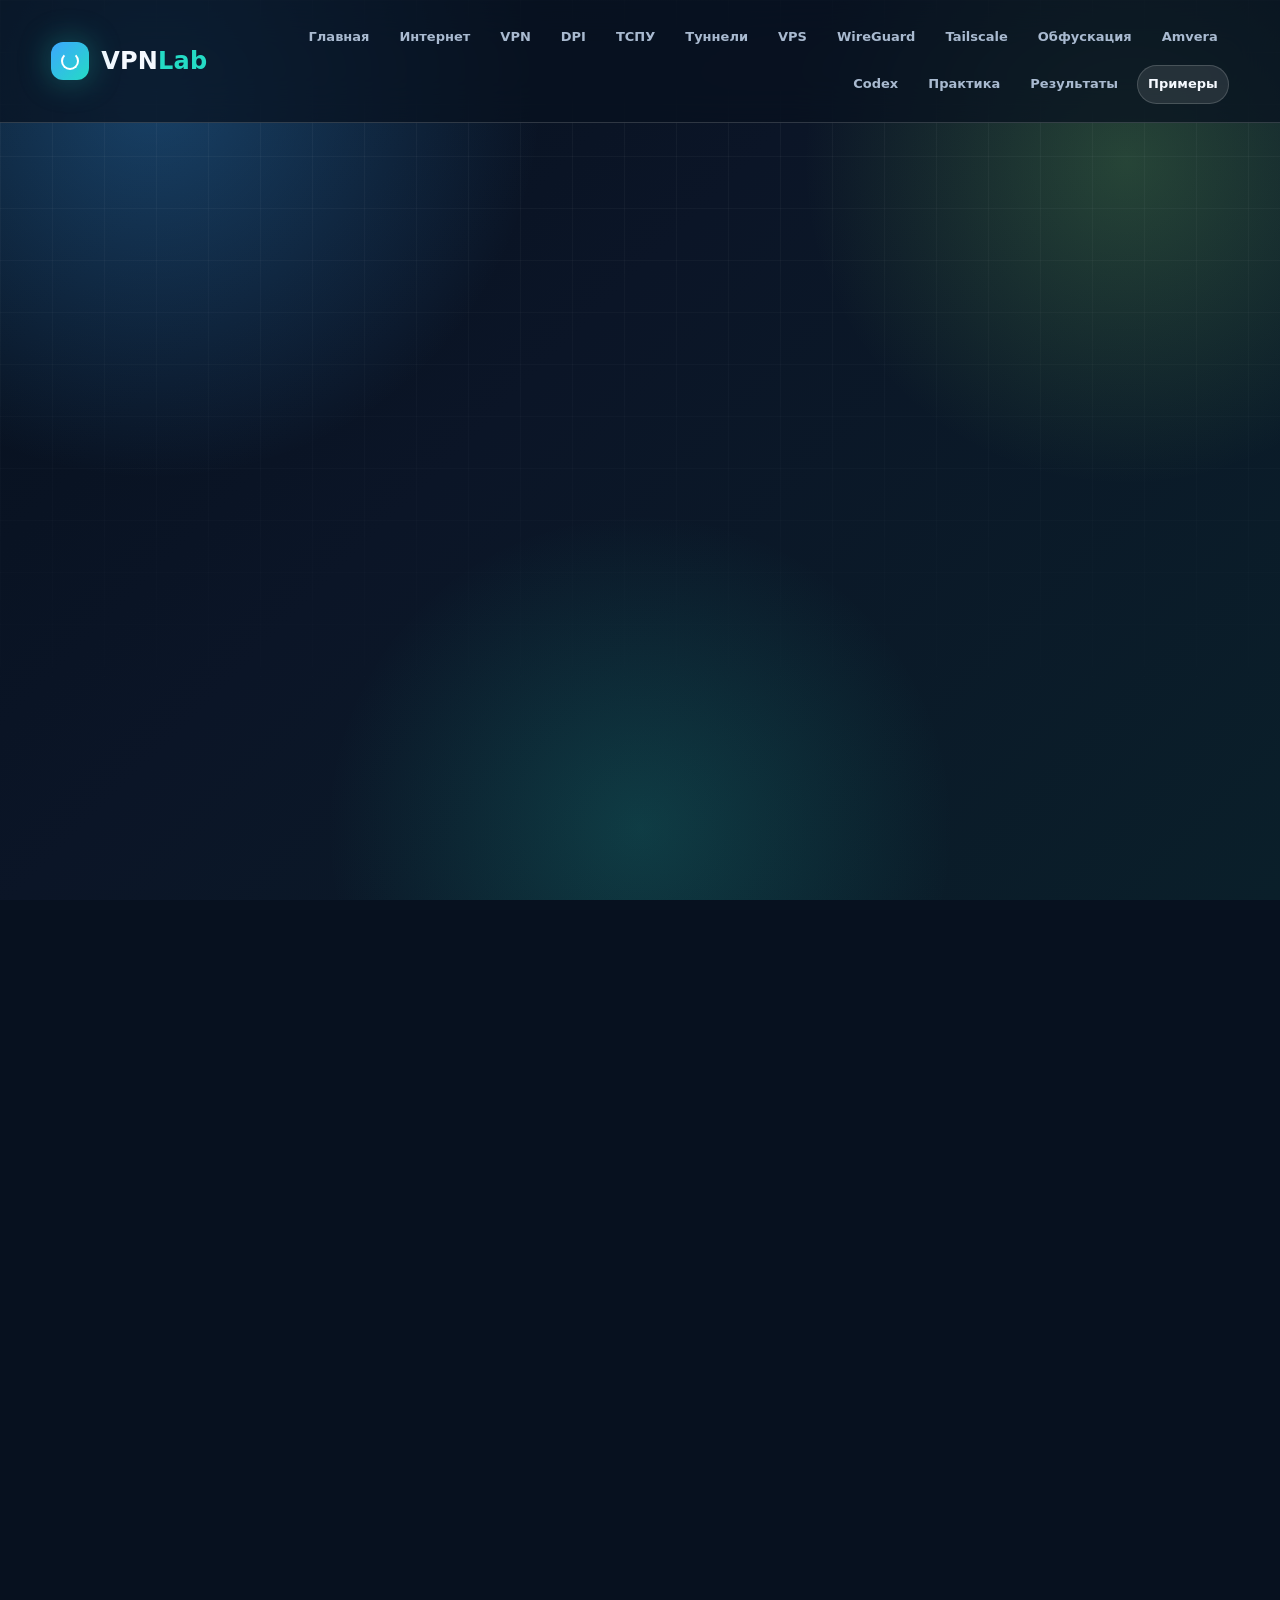
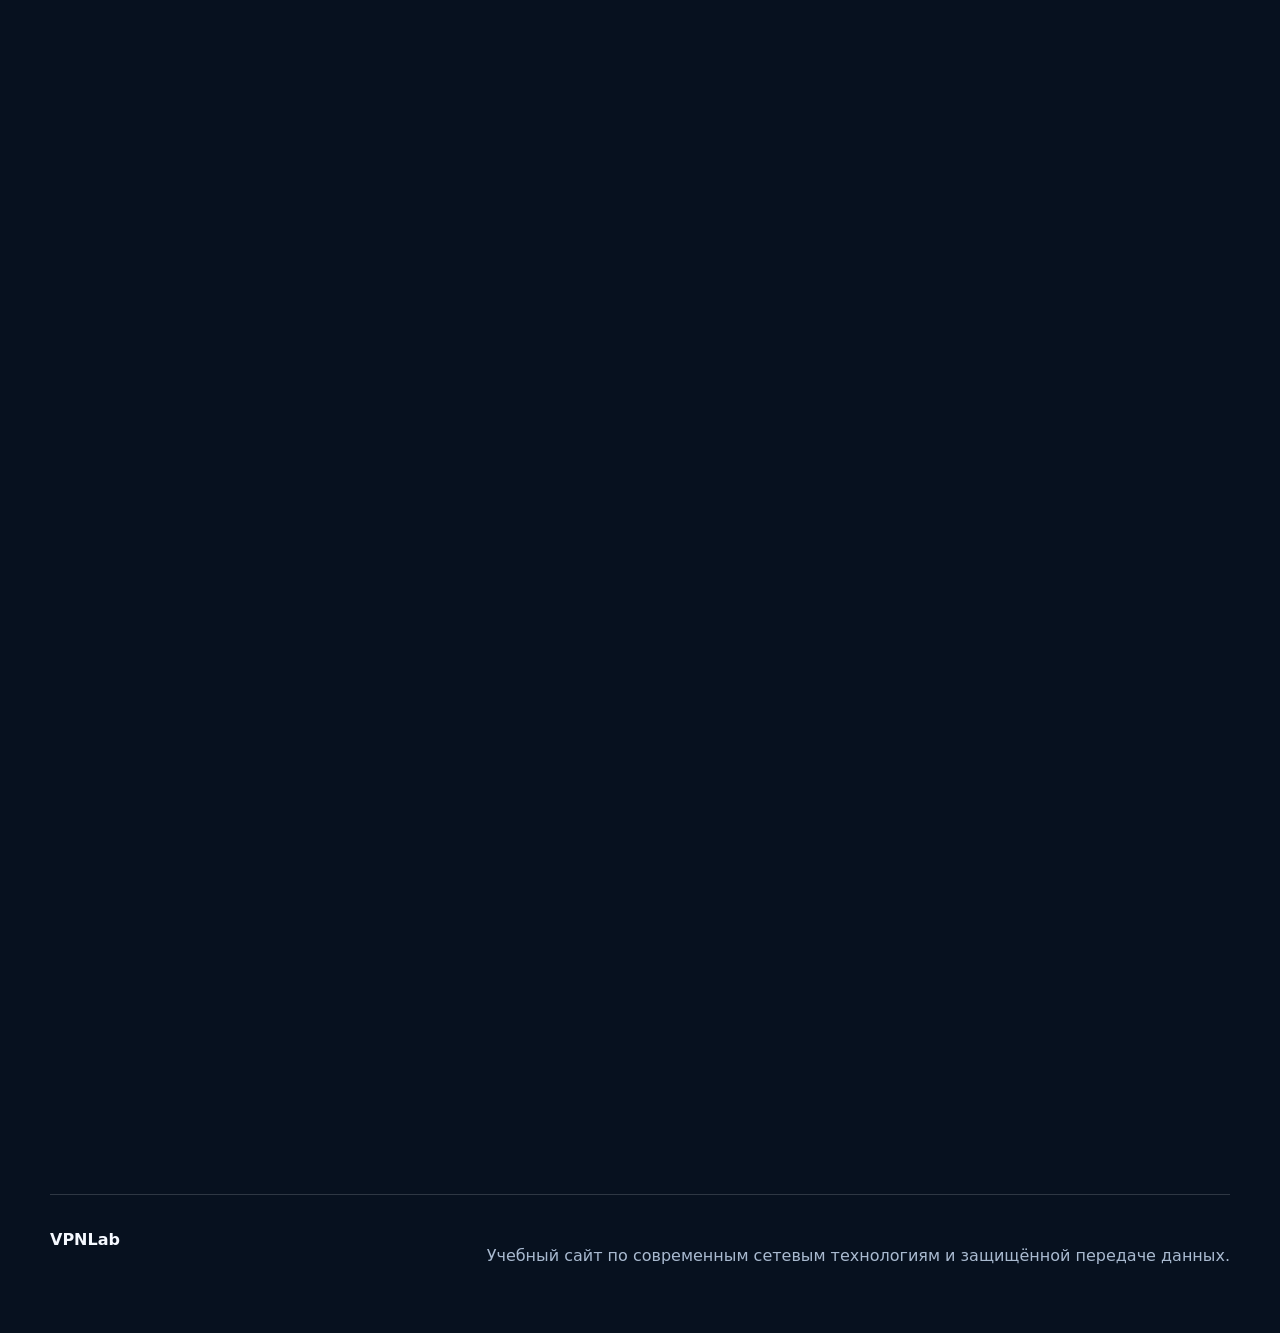
<file: examples.html>
<!DOCTYPE html>
    <html lang="ru">
    <head>
        <meta charset="UTF-8">
        <meta name="viewport" content="width=device-width, initial-scale=1.0">
        <meta name="description" content="Реальные сценарии применения VPN, туннелирования, DPI, Tailscale, VPS, ботов и облачных платформ.">
        <title>Практические примеры — VPNLab</title>
        <link rel="icon" href="assets/images/favicon.svg" type="image/svg+xml">
        <link rel="stylesheet" href="assets/css/style.css">
        <script defer src="assets/js/main.js"></script>
    </head>
    <body data-page="examples">
        <div class="page-bg" aria-hidden="true"></div>

    <header class="site-header">
        <a class="brand" href="index.html" aria-label="На главную">
            <span class="brand-mark"></span>
            <span>VPN<span>Lab</span></span>
        </a>
        <button class="menu-toggle" type="button" aria-label="Открыть меню">
            <span></span><span></span><span></span>
        </button>
        <nav class="nav-links"><a href="index.html" class="">Главная</a>
<a href="internet.html" class="">Интернет</a>
<a href="vpn.html" class="">VPN</a>
<a href="dpi.html" class="">DPI</a>
<a href="tspu.html" class="">ТСПУ</a>
<a href="tunneling.html" class="">Туннели</a>
<a href="vps.html" class="">VPS</a>
<a href="wireguard.html" class="">WireGuard</a>
<a href="tailscale.html" class="">Tailscale</a>
<a href="obfuscation.html" class="">Обфускация</a>
<a href="amvera.html" class="">Amvera</a>
<a href="codex.html" class="">Codex</a>
<a href="practice.html" class="">Практика</a>
<a href="results.html" class="">Результаты</a>
<a href="examples.html" class="active">Примеры</a></nav>
    </header>

        <main>
            <section class="hero">
                <div class="hero-copy reveal">
                    <span class="eyebrow">примеры</span>
                    <h1>Практические примеры</h1>
                    <p>Реальные сценарии применения VPN, туннелирования, DPI, Tailscale, VPS, ботов и облачных платформ.</p>
                    <div class="hero-actions"><a class="btn primary" href="index.html">К главной</a><a class="btn ghost" href="examples.html">Примеры</a></div>
                </div>
                <div class="hero-art hero-image-card reveal"><img src="assets/images/hero-examples.png" alt="Изображение раздела Практические примеры"></div>
            </section>
            <div class="page-pills reveal"><a href="index.html" class="pill-link ">Главная</a><a href="internet.html" class="pill-link ">Интернет</a><a href="vpn.html" class="pill-link ">VPN</a><a href="dpi.html" class="pill-link ">DPI</a><a href="tspu.html" class="pill-link ">ТСПУ</a><a href="tunneling.html" class="pill-link ">Туннели</a><a href="vps.html" class="pill-link ">VPS</a><a href="wireguard.html" class="pill-link ">WireGuard</a><a href="tailscale.html" class="pill-link ">Tailscale</a><a href="obfuscation.html" class="pill-link ">Обфускация</a><a href="amvera.html" class="pill-link ">Amvera</a><a href="codex.html" class="pill-link ">Codex</a><a href="practice.html" class="pill-link ">Практика</a><a href="results.html" class="pill-link ">Результаты</a><a href="examples.html" class="pill-link active">Примеры</a></div>

        <section class="split-section">
            <div class="split-copy reveal">
                <span class="chapter-num">01</span>
                <h2>Удалённая работа</h2>
                <p>* корпоративная база данных; * CRM-система; * внутренние документы; * бухгалтерское программное обеспечение; * серверы компании.</p>
                <ul class="detail-list"><li>использование серверной инфраструктуры</li><li>связь теории с практическим применением</li><li>связь теории с практическим применением</li></ul>
            </div>
            <div class="visual-tile reveal">
                <div class="mini-orbit"><span></span><span></span><span></span><span></span></div>
                <p>Удалённая работа</p>
            </div>
        </section>


        <section class="split-section reverse">
            <div class="split-copy reveal">
                <span class="chapter-num">02</span>
                <h2>Администрирование</h2>
                <p>Если сотрудник подключится к этим ресурсам напрямую через Интернет, возрастает риск перехвата данных или несанкционированного доступа.</p>
                <ul class="detail-list"><li>связь теории с практическим применением</li><li>связь теории с практическим применением</li><li>связь теории с практическим применением</li></ul>
            </div>
            <div class="visual-tile reveal">
                <div class="mini-orbit"><span></span><span></span><span></span><span></span></div>
                <p>Администрирование</p>
            </div>
        </section>


        <section class="split-section">
            <div class="split-copy reveal">
                <span class="chapter-num">03</span>
                <h2>Онлайн-сервисы</h2>
                <p>Благодаря этому он может безопасно работать с корпоративными ресурсами из любой точки мира.</p>
                <ul class="detail-list"><li>связь теории с практическим применением</li><li>связь теории с практическим применением</li><li>связь теории с практическим применением</li></ul>
            </div>
            <div class="visual-tile reveal">
                <div class="mini-orbit"><span></span><span></span><span></span><span></span></div>
                <p>Онлайн-сервисы</p>
            </div>
        </section>


        <section class="split-section reverse">
            <div class="split-copy reveal">
                <span class="chapter-num">04</span>
                <h2>Домашняя сеть</h2>
                <p>Системный администратор должен регулярно подключаться к серверу для обслуживания.</p>
                <ul class="detail-list"><li>использование серверной инфраструктуры</li><li>связь теории с практическим применением</li><li>связь теории с практическим применением</li></ul>
            </div>
            <div class="visual-tile reveal">
                <div class="mini-orbit"><span></span><span></span><span></span><span></span></div>
                <p>Домашняя сеть</p>
            </div>
        </section>


        <section class="split-section">
            <div class="split-copy reveal">
                <span class="chapter-num">05</span>
                <h2>Боты и вебхуки</h2>
                <p>При использовании VPN создаётся защищённый канал связи между компьютером администратора и сервером.</p>
                <ul class="detail-list"><li>создание защищённого канала</li><li>использование серверной инфраструктуры</li><li>связь теории с практическим применением</li></ul>
            </div>
            <div class="visual-tile reveal">
                <div class="mini-orbit"><span></span><span></span><span></span><span></span></div>
                <p>Боты и вебхуки</p>
            </div>
        </section>


        <section class="split-section reverse">
            <div class="split-copy reveal">
                <span class="chapter-num">06</span>
                <h2>Связь технологий</h2>
                <p>Когда пользователь открывает мобильное приложение банка, между устройством и сервером банка создаётся защищённое соединение.</p>
                <ul class="detail-list"><li>использование серверной инфраструктуры</li><li>удобство для пользователя</li><li>связь теории с практическим применением</li></ul>
            </div>
            <div class="visual-tile reveal">
                <div class="mini-orbit"><span></span><span></span><span></span><span></span></div>
                <p>Связь технологий</p>
            </div>
        </section>


        </main>
        <footer><span>VPNLab</span><p>Учебный сайт по современным сетевым технологиям и защищённой передаче данных.</p></footer>
    </body>
    </html>
</file>
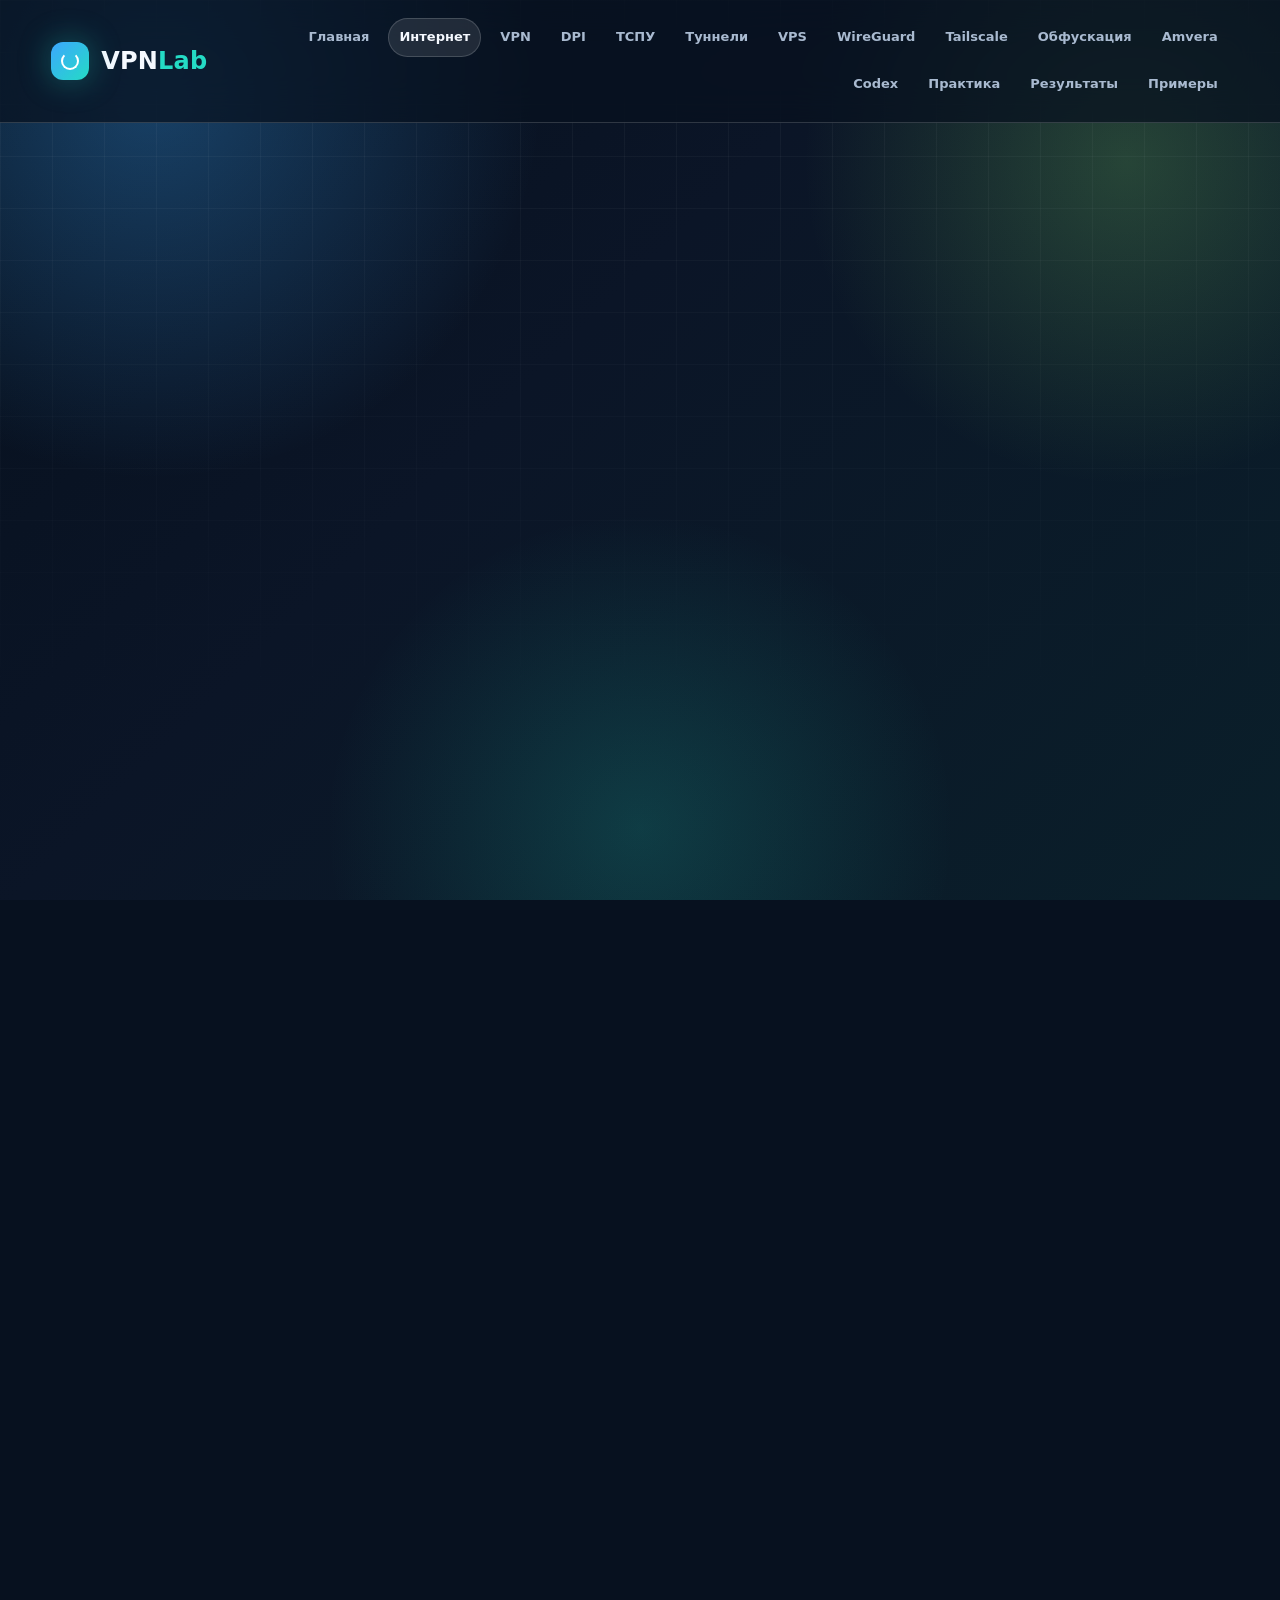
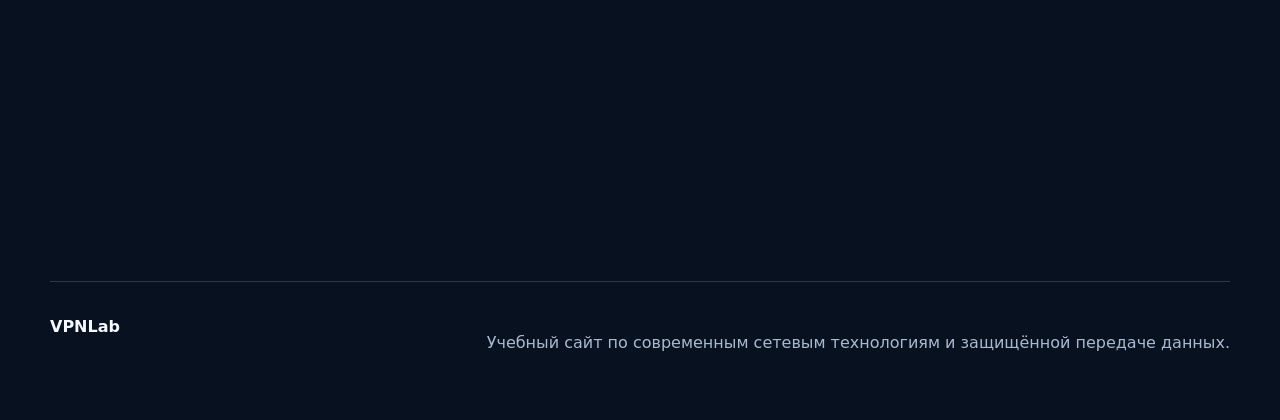
<file: internet.html>
<!DOCTYPE html>
    <html lang="ru">
    <head>
        <meta charset="UTF-8">
        <meta name="viewport" content="width=device-width, initial-scale=1.0">
        <meta name="description" content="Пакеты, маршрутизация, провайдеры, магистральные сети и базовые протоколы передачи.">
        <title>Как работает Интернет — VPNLab</title>
        <link rel="icon" href="assets/images/favicon.svg" type="image/svg+xml">
        <link rel="stylesheet" href="assets/css/style.css">
        <script defer src="assets/js/main.js"></script>
    </head>
    <body data-page="internet">
        <div class="page-bg" aria-hidden="true"></div>

    <header class="site-header">
        <a class="brand" href="index.html" aria-label="На главную">
            <span class="brand-mark"></span>
            <span>VPN<span>Lab</span></span>
        </a>
        <button class="menu-toggle" type="button" aria-label="Открыть меню">
            <span></span><span></span><span></span>
        </button>
        <nav class="nav-links"><a href="index.html" class="">Главная</a>
<a href="internet.html" class="active">Интернет</a>
<a href="vpn.html" class="">VPN</a>
<a href="dpi.html" class="">DPI</a>
<a href="tspu.html" class="">ТСПУ</a>
<a href="tunneling.html" class="">Туннели</a>
<a href="vps.html" class="">VPS</a>
<a href="wireguard.html" class="">WireGuard</a>
<a href="tailscale.html" class="">Tailscale</a>
<a href="obfuscation.html" class="">Обфускация</a>
<a href="amvera.html" class="">Amvera</a>
<a href="codex.html" class="">Codex</a>
<a href="practice.html" class="">Практика</a>
<a href="results.html" class="">Результаты</a>
<a href="examples.html" class="">Примеры</a></nav>
    </header>

        <main>
            <section class="hero">
                <div class="hero-copy reveal">
                    <span class="eyebrow">глава 1</span>
                    <h1>Как работает Интернет</h1>
                    <p>Пакеты, маршрутизация, провайдеры, магистральные сети и базовые протоколы передачи.</p>
                    <div class="hero-actions"><a class="btn primary" href="index.html">К главной</a><a class="btn ghost" href="examples.html">Примеры</a></div>
                </div>
                <div class="hero-art hero-image-card reveal"><img src="assets/images/hero-internet.png" alt="Изображение раздела Как работает Интернет"></div>
            </section>
            <div class="page-pills reveal"><a href="index.html" class="pill-link ">Главная</a><a href="internet.html" class="pill-link active">Интернет</a><a href="vpn.html" class="pill-link ">VPN</a><a href="dpi.html" class="pill-link ">DPI</a><a href="tspu.html" class="pill-link ">ТСПУ</a><a href="tunneling.html" class="pill-link ">Туннели</a><a href="vps.html" class="pill-link ">VPS</a><a href="wireguard.html" class="pill-link ">WireGuard</a><a href="tailscale.html" class="pill-link ">Tailscale</a><a href="obfuscation.html" class="pill-link ">Обфускация</a><a href="amvera.html" class="pill-link ">Amvera</a><a href="codex.html" class="pill-link ">Codex</a><a href="practice.html" class="pill-link ">Практика</a><a href="results.html" class="pill-link ">Результаты</a><a href="examples.html" class="pill-link ">Примеры</a></div>

        <section class="split-section">
            <div class="split-copy reveal">
                <span class="chapter-num">01</span>
                <h2>Передача пакетами</h2>
                <p>Для большинства пользователей Интернет выглядит максимально просто. Человек открывает браузер, вводит адрес сайта и получает нужную страницу. Однако внутри сети происходит огромное количество процессов, которые остаются незаметными.</p>
                <ul class="detail-list"><li>связь теории с практическим применением</li><li>связь теории с практическим применением</li><li>связь теории с практическим применением</li></ul>
            </div>
            <div class="visual-tile reveal">
                <div class="mini-orbit"><span></span><span></span><span></span><span></span></div>
                <p>Передача пакетами</p>
            </div>
        </section>


        <section class="split-section reverse">
            <div class="split-copy reveal">
                <span class="chapter-num">02</span>
                <h2>Путь запроса</h2>
                <p>Интернет представляет собой глобальную систему взаимосвязанных компьютерных сетей. Его можно сравнить с огромной транспортной системой, состоящей из дорог, перекрёстков, аэропортов и логистических центров. Только вместо автомобилей по этим маршрутам перемещаются пакеты данных.</p>
                <ul class="detail-list"><li>связь теории с практическим применением</li><li>связь теории с практическим применением</li><li>связь теории с практическим применением</li></ul>
            </div>
            <div class="visual-tile reveal">
                <div class="mini-orbit"><span></span><span></span><span></span><span></span></div>
                <p>Путь запроса</p>
            </div>
        </section>


        <section class="split-section">
            <div class="split-copy reveal">
                <span class="chapter-num">03</span>
                <h2>Роль протоколов</h2>
                <p>Когда пользователь отправляет сообщение или открывает сайт, информация не передаётся одним большим блоком. Она разбивается на множество небольших частей, которые называются пакетами. Каждый пакет содержит часть информации и служебные данные, необходимые для доставки. В пакет записывается адрес отправителя, адрес получателя и дополнительные параметры, позволяющие оборудованию определить дальнейший маршрут.</p>
                <ul class="detail-list"><li>удобство для пользователя</li><li>связь теории с практическим применением</li><li>связь теории с практическим применением</li></ul>
            </div>
            <div class="visual-tile reveal">
                <div class="mini-orbit"><span></span><span></span><span></span><span></span></div>
                <p>Роль протоколов</p>
            </div>
        </section>


        <section class="split-section reverse">
            <div class="split-copy reveal">
                <span class="chapter-num">04</span>
                <h2>Почему это важно</h2>
                <p>После формирования пакеты начинают своё путешествие по сети. Сначала данные попадают на домашний роутер пользователя. Затем они передаются провайдеру. После этого информация проходит через множество промежуточных маршрутизаторов, которые принимают решение о том, куда направить пакет дальше.</p>
                <ul class="detail-list"><li>связь теории с практическим применением</li><li>связь теории с практическим применением</li><li>связь теории с практическим применением</li></ul>
            </div>
            <div class="visual-tile reveal">
                <div class="mini-orbit"><span></span><span></span><span></span><span></span></div>
                <p>Почему это важно</p>
            </div>
        </section>


        <section class="split-section">
            <div class="split-copy reveal">
                <span class="chapter-num">05</span>
                <h2>Практическое значение</h2>
                <p>Интересно, что разные пакеты одного и того же сообщения могут идти разными маршрутами. Если один путь перегружен или временно недоступен, оборудование автоматически выбирает другой маршрут. Именно благодаря этому Интернет обладает высокой устойчивостью к сбоям.</p>
                <ul class="detail-list"><li>связь теории с практическим применением</li><li>связь теории с практическим применением</li><li>связь теории с практическим применением</li></ul>
            </div>
            <div class="visual-tile reveal">
                <div class="mini-orbit"><span></span><span></span><span></span><span></span></div>
                <p>Практическое значение</p>
            </div>
        </section>


        <section class="split-section reverse">
            <div class="split-copy reveal">
                <span class="chapter-num">06</span>
                <h2>Практическое значение</h2>
                <p>После достижения конечного устройства пакеты собираются в правильной последовательности и превращаются обратно в сообщение, веб-страницу, фотографию или видеоролик.</p>
                <ul class="detail-list"><li>связь теории с практическим применением</li><li>связь теории с практическим применением</li><li>связь теории с практическим применением</li></ul>
            </div>
            <div class="visual-tile reveal">
                <div class="mini-orbit"><span></span><span></span><span></span><span></span></div>
                <p>Практическое значение</p>
            </div>
        </section>


        </main>
        <footer><span>VPNLab</span><p>Учебный сайт по современным сетевым технологиям и защищённой передаче данных.</p></footer>
    </body>
    </html>
</file>
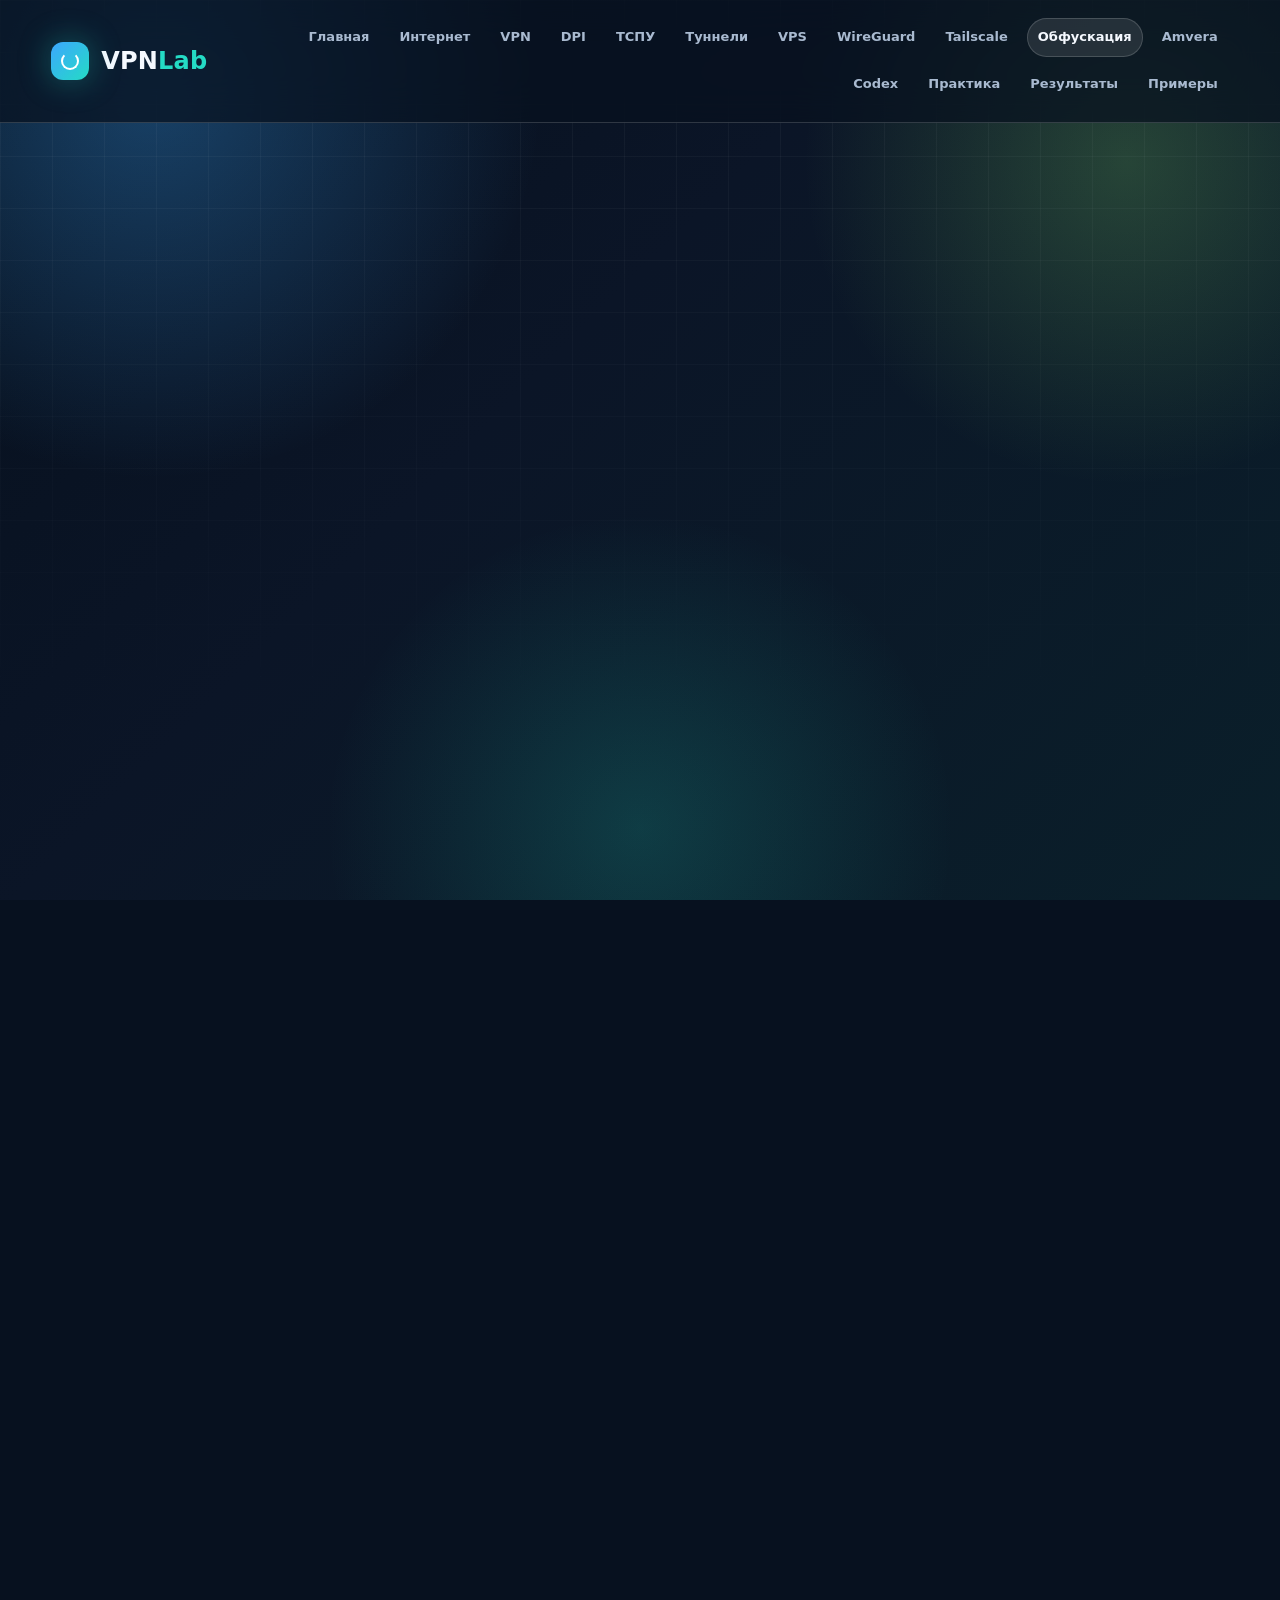
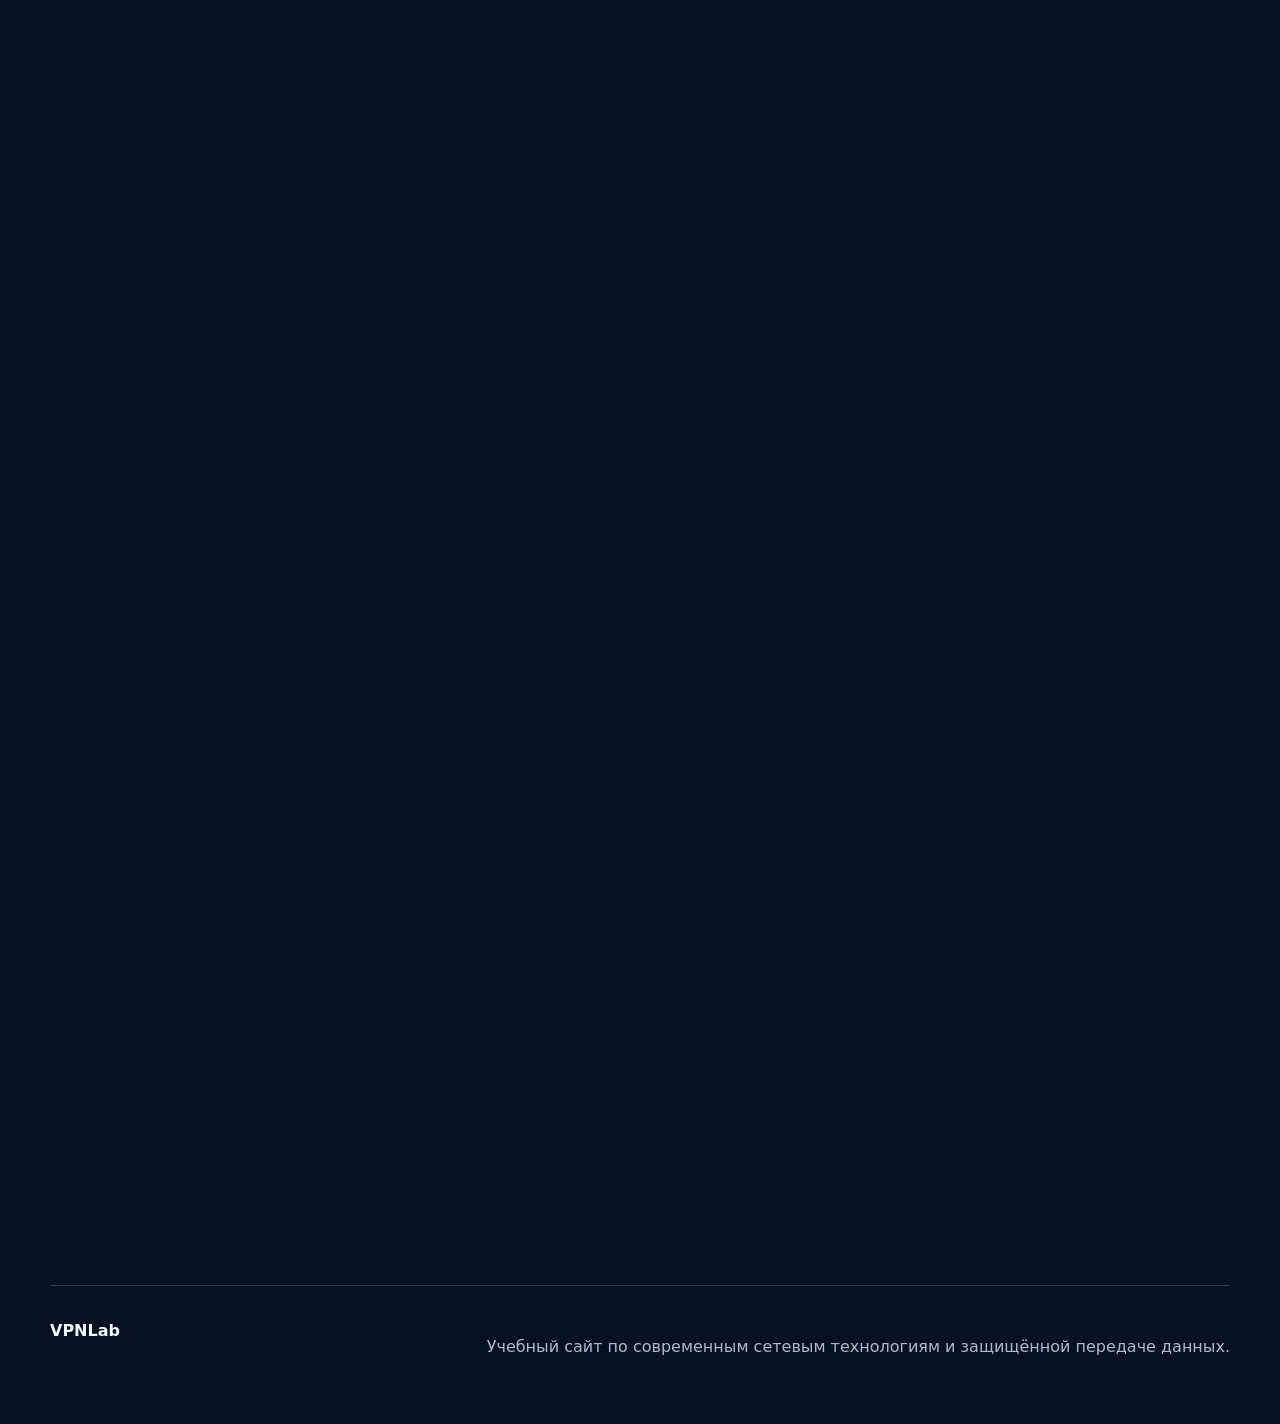
<file: obfuscation.html>
<!DOCTYPE html>
    <html lang="ru">
    <head>
        <meta charset="UTF-8">
        <meta name="viewport" content="width=device-width, initial-scale=1.0">
        <meta name="description" content="Методы маскировки сетевого трафика и их связь с DPI, шифрованием и ограничениями анализа.">
        <title>Обфускация трафика — VPNLab</title>
        <link rel="icon" href="assets/images/favicon.svg" type="image/svg+xml">
        <link rel="stylesheet" href="assets/css/style.css">
        <script defer src="assets/js/main.js"></script>
    </head>
    <body data-page="obfuscation">
        <div class="page-bg" aria-hidden="true"></div>

    <header class="site-header">
        <a class="brand" href="index.html" aria-label="На главную">
            <span class="brand-mark"></span>
            <span>VPN<span>Lab</span></span>
        </a>
        <button class="menu-toggle" type="button" aria-label="Открыть меню">
            <span></span><span></span><span></span>
        </button>
        <nav class="nav-links"><a href="index.html" class="">Главная</a>
<a href="internet.html" class="">Интернет</a>
<a href="vpn.html" class="">VPN</a>
<a href="dpi.html" class="">DPI</a>
<a href="tspu.html" class="">ТСПУ</a>
<a href="tunneling.html" class="">Туннели</a>
<a href="vps.html" class="">VPS</a>
<a href="wireguard.html" class="">WireGuard</a>
<a href="tailscale.html" class="">Tailscale</a>
<a href="obfuscation.html" class="active">Обфускация</a>
<a href="amvera.html" class="">Amvera</a>
<a href="codex.html" class="">Codex</a>
<a href="practice.html" class="">Практика</a>
<a href="results.html" class="">Результаты</a>
<a href="examples.html" class="">Примеры</a></nav>
    </header>

        <main>
            <section class="hero">
                <div class="hero-copy reveal">
                    <span class="eyebrow">глава 10</span>
                    <h1>Обфускация трафика</h1>
                    <p>Методы маскировки сетевого трафика и их связь с DPI, шифрованием и ограничениями анализа.</p>
                    <div class="hero-actions"><a class="btn primary" href="index.html">К главной</a><a class="btn ghost" href="examples.html">Примеры</a></div>
                </div>
                <div class="hero-art hero-image-card reveal"><img src="assets/images/hero-obfuscation.png" alt="Изображение раздела Обфускация трафика"></div>
            </section>
            <div class="page-pills reveal"><a href="index.html" class="pill-link ">Главная</a><a href="internet.html" class="pill-link ">Интернет</a><a href="vpn.html" class="pill-link ">VPN</a><a href="dpi.html" class="pill-link ">DPI</a><a href="tspu.html" class="pill-link ">ТСПУ</a><a href="tunneling.html" class="pill-link ">Туннели</a><a href="vps.html" class="pill-link ">VPS</a><a href="wireguard.html" class="pill-link ">WireGuard</a><a href="tailscale.html" class="pill-link ">Tailscale</a><a href="obfuscation.html" class="pill-link active">Обфускация</a><a href="amvera.html" class="pill-link ">Amvera</a><a href="codex.html" class="pill-link ">Codex</a><a href="practice.html" class="pill-link ">Практика</a><a href="results.html" class="pill-link ">Результаты</a><a href="examples.html" class="pill-link ">Примеры</a></div>

        <section class="split-section">
            <div class="split-copy reveal">
                <span class="chapter-num">01</span>
                <h2>Зачем нужна маскировка</h2>
                <p>По мере развития DPI и других технологий анализа трафика стало очевидно, что одного шифрования недостаточно.</p>
                <ul class="detail-list"><li>анализ и классификация сетевого трафика</li><li>защита передаваемой информации</li><li>связь теории с практическим применением</li></ul>
            </div>
            <div class="visual-tile reveal">
                <div class="mini-orbit"><span></span><span></span><span></span><span></span></div>
                <p>Зачем нужна маскировка</p>
            </div>
        </section>


        <section class="split-section reverse">
            <div class="split-copy reveal">
                <span class="chapter-num">02</span>
                <h2>Связь с DPI</h2>
                <p>Даже если содержимое данных полностью скрыто, остаются косвенные признаки соединения.</p>
                <ul class="detail-list"><li>связь теории с практическим применением</li><li>связь теории с практическим применением</li><li>связь теории с практическим применением</li></ul>
            </div>
            <div class="visual-tile reveal">
                <div class="mini-orbit"><span></span><span></span><span></span><span></span></div>
                <p>Связь с DPI</p>
            </div>
        </section>


        <section class="split-section">
            <div class="split-copy reveal">
                <span class="chapter-num">03</span>
                <h2>Как меняются признаки трафика</h2>
                <p>Обфускация — это набор технологий, предназначенных для сокрытия реального характера сетевого соединения.</p>
                <ul class="detail-list"><li>связь теории с практическим применением</li><li>связь теории с практическим применением</li><li>связь теории с практическим применением</li></ul>
            </div>
            <div class="visual-tile reveal">
                <div class="mini-orbit"><span></span><span></span><span></span><span></span></div>
                <p>Как меняются признаки трафика</p>
            </div>
        </section>


        <section class="split-section reverse">
            <div class="split-copy reveal">
                <span class="chapter-num">04</span>
                <h2>Ограничения метода</h2>
                <p>Если сравнить VPN с бронированным контейнером, то обфускацию можно сравнить с маскировкой этого контейнера под обычный грузовик.</p>
                <ul class="detail-list"><li>создание защищённого канала</li><li>связь теории с практическим применением</li><li>связь теории с практическим применением</li></ul>
            </div>
            <div class="visual-tile reveal">
                <div class="mini-orbit"><span></span><span></span><span></span><span></span></div>
                <p>Ограничения метода</p>
            </div>
        </section>


        <section class="split-section">
            <div class="split-copy reveal">
                <span class="chapter-num">05</span>
                <h2>Практическое значение</h2>
                <p>* размеры пакетов; * интервалы между пакетами; * характер обмена данными; * особенности TLS-соединения; * сигнатуры протоколов; * параметры рукопожатия.</p>
                <ul class="detail-list"><li>связь теории с практическим применением</li><li>связь теории с практическим применением</li><li>связь теории с практическим применением</li></ul>
            </div>
            <div class="visual-tile reveal">
                <div class="mini-orbit"><span></span><span></span><span></span><span></span></div>
                <p>Практическое значение</p>
            </div>
        </section>


        <section class="split-section reverse">
            <div class="split-copy reveal">
                <span class="chapter-num">06</span>
                <h2>Практическое значение</h2>
                <p>Поэтому разработчики начали создавать технологии, способные делать VPN-трафик максимально похожим на обычный интернет-трафик.</p>
                <ul class="detail-list"><li>создание защищённого канала</li><li>связь теории с практическим применением</li><li>связь теории с практическим применением</li></ul>
            </div>
            <div class="visual-tile reveal">
                <div class="mini-orbit"><span></span><span></span><span></span><span></span></div>
                <p>Практическое значение</p>
            </div>
        </section>


        </main>
        <footer><span>VPNLab</span><p>Учебный сайт по современным сетевым технологиям и защищённой передаче данных.</p></footer>
    </body>
    </html>
</file>
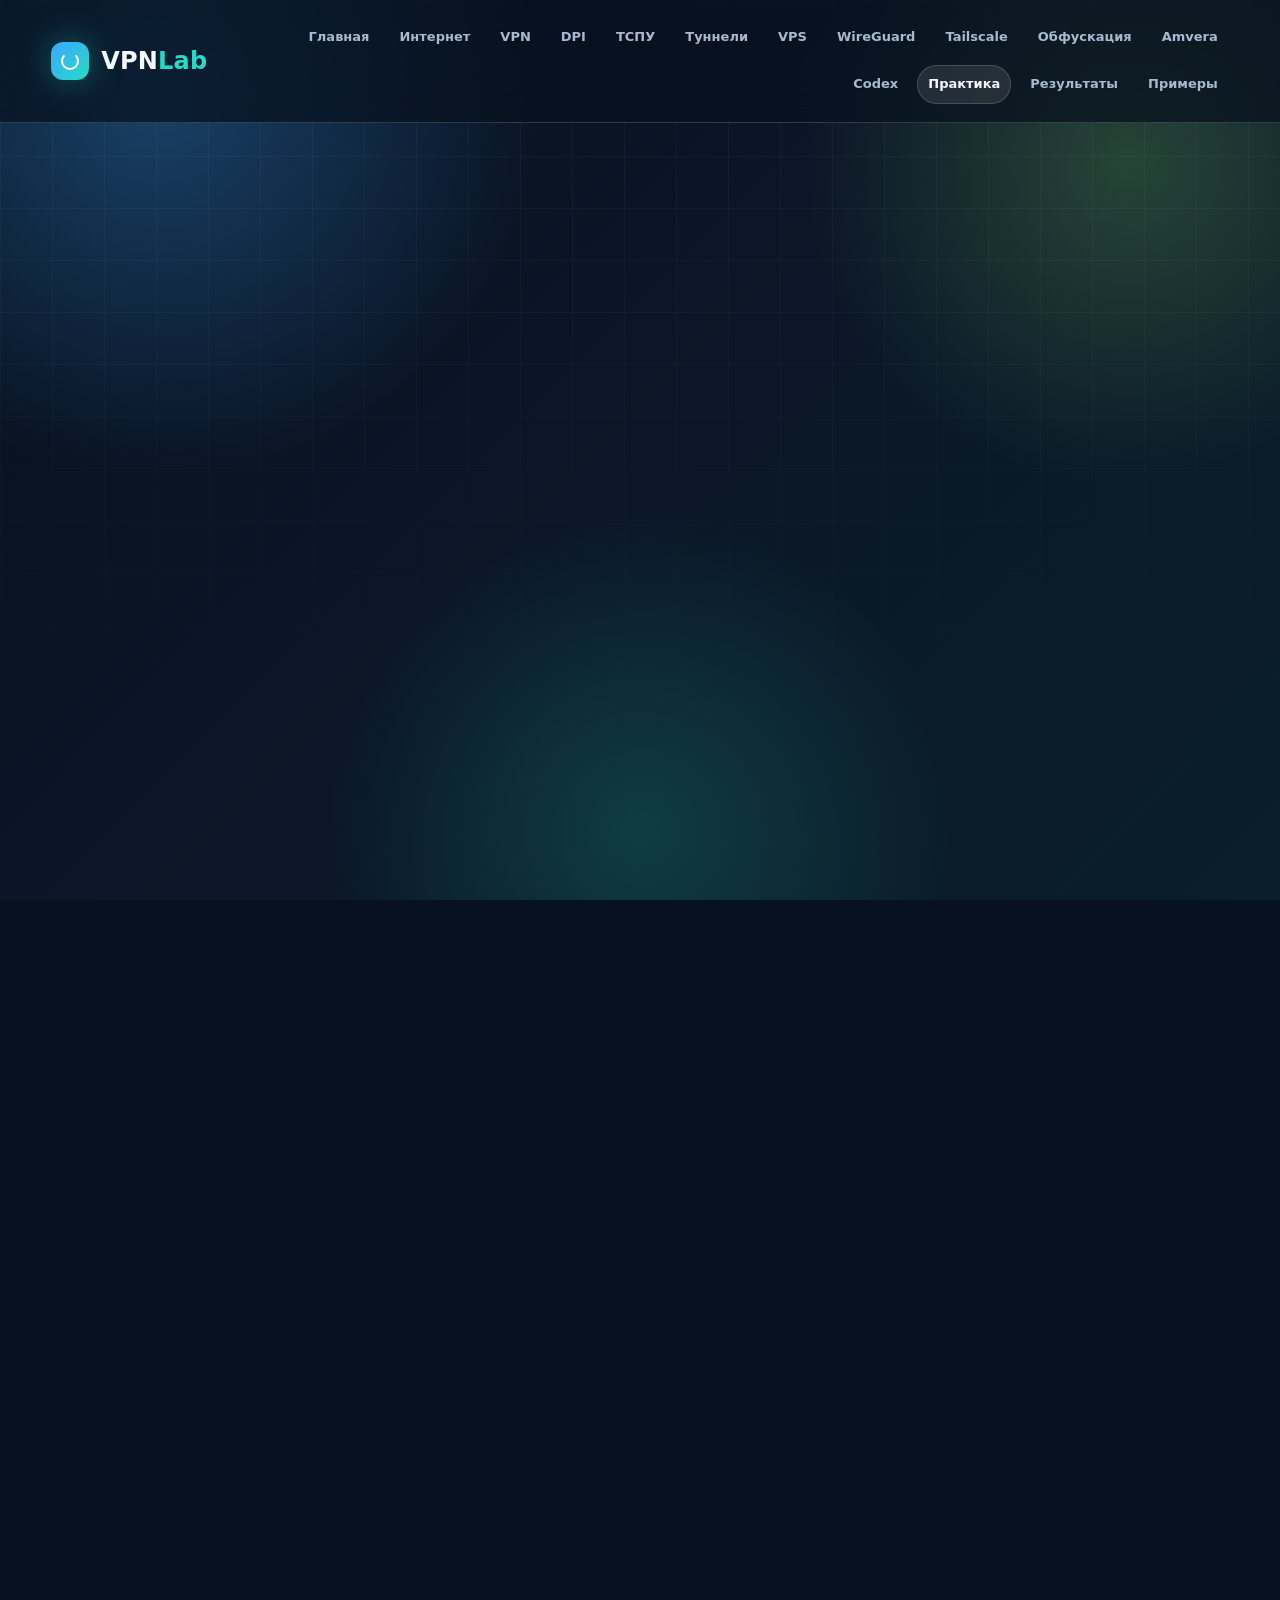
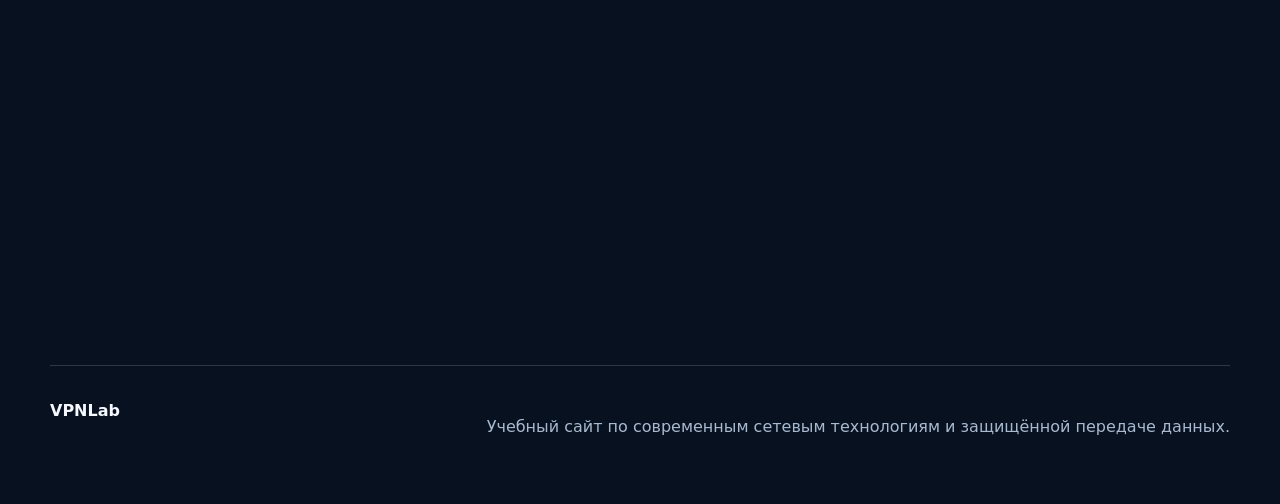
<file: practice.html>
<!DOCTYPE html>
    <html lang="ru">
    <head>
        <meta charset="UTF-8">
        <meta name="viewport" content="width=device-width, initial-scale=1.0">
        <meta name="description" content="Создание защищённого туннеля между устройствами и проверка стабильности соединения.">
        <title>Практическая работа Tailscale — VPNLab</title>
        <link rel="icon" href="assets/images/favicon.svg" type="image/svg+xml">
        <link rel="stylesheet" href="assets/css/style.css">
        <script defer src="assets/js/main.js"></script>
    </head>
    <body data-page="practice">
        <div class="page-bg" aria-hidden="true"></div>

    <header class="site-header">
        <a class="brand" href="index.html" aria-label="На главную">
            <span class="brand-mark"></span>
            <span>VPN<span>Lab</span></span>
        </a>
        <button class="menu-toggle" type="button" aria-label="Открыть меню">
            <span></span><span></span><span></span>
        </button>
        <nav class="nav-links"><a href="index.html" class="">Главная</a>
<a href="internet.html" class="">Интернет</a>
<a href="vpn.html" class="">VPN</a>
<a href="dpi.html" class="">DPI</a>
<a href="tspu.html" class="">ТСПУ</a>
<a href="tunneling.html" class="">Туннели</a>
<a href="vps.html" class="">VPS</a>
<a href="wireguard.html" class="">WireGuard</a>
<a href="tailscale.html" class="">Tailscale</a>
<a href="obfuscation.html" class="">Обфускация</a>
<a href="amvera.html" class="">Amvera</a>
<a href="codex.html" class="">Codex</a>
<a href="practice.html" class="active">Практика</a>
<a href="results.html" class="">Результаты</a>
<a href="examples.html" class="">Примеры</a></nav>
    </header>

        <main>
            <section class="hero">
                <div class="hero-copy reveal">
                    <span class="eyebrow">глава 13</span>
                    <h1>Практическая работа Tailscale</h1>
                    <p>Создание защищённого туннеля между устройствами и проверка стабильности соединения.</p>
                    <div class="hero-actions"><a class="btn primary" href="index.html">К главной</a><a class="btn ghost" href="examples.html">Примеры</a></div>
                </div>
                <div class="hero-art hero-image-card reveal"><img src="assets/images/hero-practice.png" alt="Изображение раздела Практическая работа Tailscale"></div>
            </section>
            <div class="page-pills reveal"><a href="index.html" class="pill-link ">Главная</a><a href="internet.html" class="pill-link ">Интернет</a><a href="vpn.html" class="pill-link ">VPN</a><a href="dpi.html" class="pill-link ">DPI</a><a href="tspu.html" class="pill-link ">ТСПУ</a><a href="tunneling.html" class="pill-link ">Туннели</a><a href="vps.html" class="pill-link ">VPS</a><a href="wireguard.html" class="pill-link ">WireGuard</a><a href="tailscale.html" class="pill-link ">Tailscale</a><a href="obfuscation.html" class="pill-link ">Обфускация</a><a href="amvera.html" class="pill-link ">Amvera</a><a href="codex.html" class="pill-link ">Codex</a><a href="practice.html" class="pill-link active">Практика</a><a href="results.html" class="pill-link ">Результаты</a><a href="examples.html" class="pill-link ">Примеры</a></div>

        <section class="split-section">
            <div class="split-copy reveal">
                <span class="chapter-num">01</span>
                <h2>Цель практики</h2>
                <p>Теоретическое изучение VPN, WireGuard и туннелирования позволяет понять общие принципы работы современных сетевых технологий. Однако для полноценного понимания темы необходимо проверить данные технологии на практике.</p>
                <ul class="detail-list"><li>создание защищённого канала</li><li>связь теории с практическим применением</li><li>связь теории с практическим применением</li></ul>
            </div>
            <div class="visual-tile reveal">
                <div class="mini-orbit"><span></span><span></span><span></span><span></span></div>
                <p>Цель практики</p>
            </div>
        </section>


        <section class="split-section reverse">
            <div class="split-copy reveal">
                <span class="chapter-num">02</span>
                <h2>Настройка устройств</h2>
                <p>Основной целью практической части являлось создание защищённого сетевого соединения между устройствами и изучение работы туннелирования в реальных условиях.</p>
                <ul class="detail-list"><li>создание защищённого канала</li><li>связь теории с практическим применением</li><li>связь теории с практическим применением</li></ul>
            </div>
            <div class="visual-tile reveal">
                <div class="mini-orbit"><span></span><span></span><span></span><span></span></div>
                <p>Настройка устройств</p>
            </div>
        </section>


        <section class="split-section">
            <div class="split-copy reveal">
                <span class="chapter-num">03</span>
                <h2>Проверка соединения</h2>
                <p>Во-первых, Tailscale основан на современном протоколе WireGuard, который считается одним из самых быстрых и безопасных VPN-протоколов.</p>
                <ul class="detail-list"><li>создание защищённого канала</li><li>связь теории с практическим применением</li><li>связь теории с практическим применением</li></ul>
            </div>
            <div class="visual-tile reveal">
                <div class="mini-orbit"><span></span><span></span><span></span><span></span></div>
                <p>Проверка соединения</p>
            </div>
        </section>


        <section class="split-section reverse">
            <div class="split-copy reveal">
                <span class="chapter-num">04</span>
                <h2>Полученный результат</h2>
                <p>Во-вторых, система позволяет быстро организовать защищённую сеть без необходимости аренды VPS, настройки маршрутизаторов и открытия сетевых портов.</p>
                <ul class="detail-list"><li>использование серверной инфраструктуры</li><li>связь теории с практическим применением</li><li>связь теории с практическим применением</li></ul>
            </div>
            <div class="visual-tile reveal">
                <div class="mini-orbit"><span></span><span></span><span></span><span></span></div>
                <p>Полученный результат</p>
            </div>
        </section>


        <section class="split-section">
            <div class="split-copy reveal">
                <span class="chapter-num">05</span>
                <h2>Практическое значение</h2>
                <p>В-третьих, Tailscale предоставляет удобный интерфейс управления и подходит для образовательных целей.</p>
                <ul class="detail-list"><li>связь теории с практическим применением</li><li>связь теории с практическим применением</li><li>связь теории с практическим применением</li></ul>
            </div>
            <div class="visual-tile reveal">
                <div class="mini-orbit"><span></span><span></span><span></span><span></span></div>
                <p>Практическое значение</p>
            </div>
        </section>


        <section class="split-section reverse">
            <div class="split-copy reveal">
                <span class="chapter-num">06</span>
                <h2>Практическое значение</h2>
                <p>На первом этапе была выполнена установка программного обеспечения Tailscale на устройство пользователя.</p>
                <ul class="detail-list"><li>связь теории с практическим применением</li><li>связь теории с практическим применением</li><li>связь теории с практическим применением</li></ul>
            </div>
            <div class="visual-tile reveal">
                <div class="mini-orbit"><span></span><span></span><span></span><span></span></div>
                <p>Практическое значение</p>
            </div>
        </section>


    <section class="section practice-gallery">
        <div class="section-heading reveal">
            <p class="section-kicker">практика</p>
            <h2>Настройка Tailscale по шагам</h2>
            <p class="subtitle">Скриншоты показывают полный путь: установка клиента, авторизация, добавление устройств, проверка адресов, маршрутизация подсетей и итоговая проверка соединения.</p>
        </div>
        <div class="practice-image-grid">
            <figure class="practice-shot reveal"><img src="assets/images/practice-1.png" alt="Tailscale: установка и авторизация, шаги 1–8"><figcaption>Шаги 1–8: сайт, установка, запуск, вход и добавление первого устройства</figcaption></figure>
            <figure class="practice-shot reveal"><img src="assets/images/practice-2.png" alt="Tailscale: подключение первого устройства, шаги 9–16"><figcaption>Шаги 9–16: подтверждение устройства, проверка IP и подключение второго устройства</figcaption></figure>
            <figure class="practice-shot reveal"><img src="assets/images/practice-3.png" alt="Tailscale: второе устройство и маршруты, шаги 17–24"><figcaption>Шаги 17–24: второе устройство, список машин и настройка subnet router</figcaption></figure>
            <figure class="practice-shot reveal"><img src="assets/images/practice-4.png" alt="Tailscale: проверка маршрутизации, шаги 25–32"><figcaption>Шаги 25–32: проверка маршрутов, ping, RDP и подтверждение результата</figcaption></figure>
        </div>
    </section>

        </main>
        <footer><span>VPNLab</span><p>Учебный сайт по современным сетевым технологиям и защищённой передаче данных.</p></footer>
    </body>
    </html>
</file>
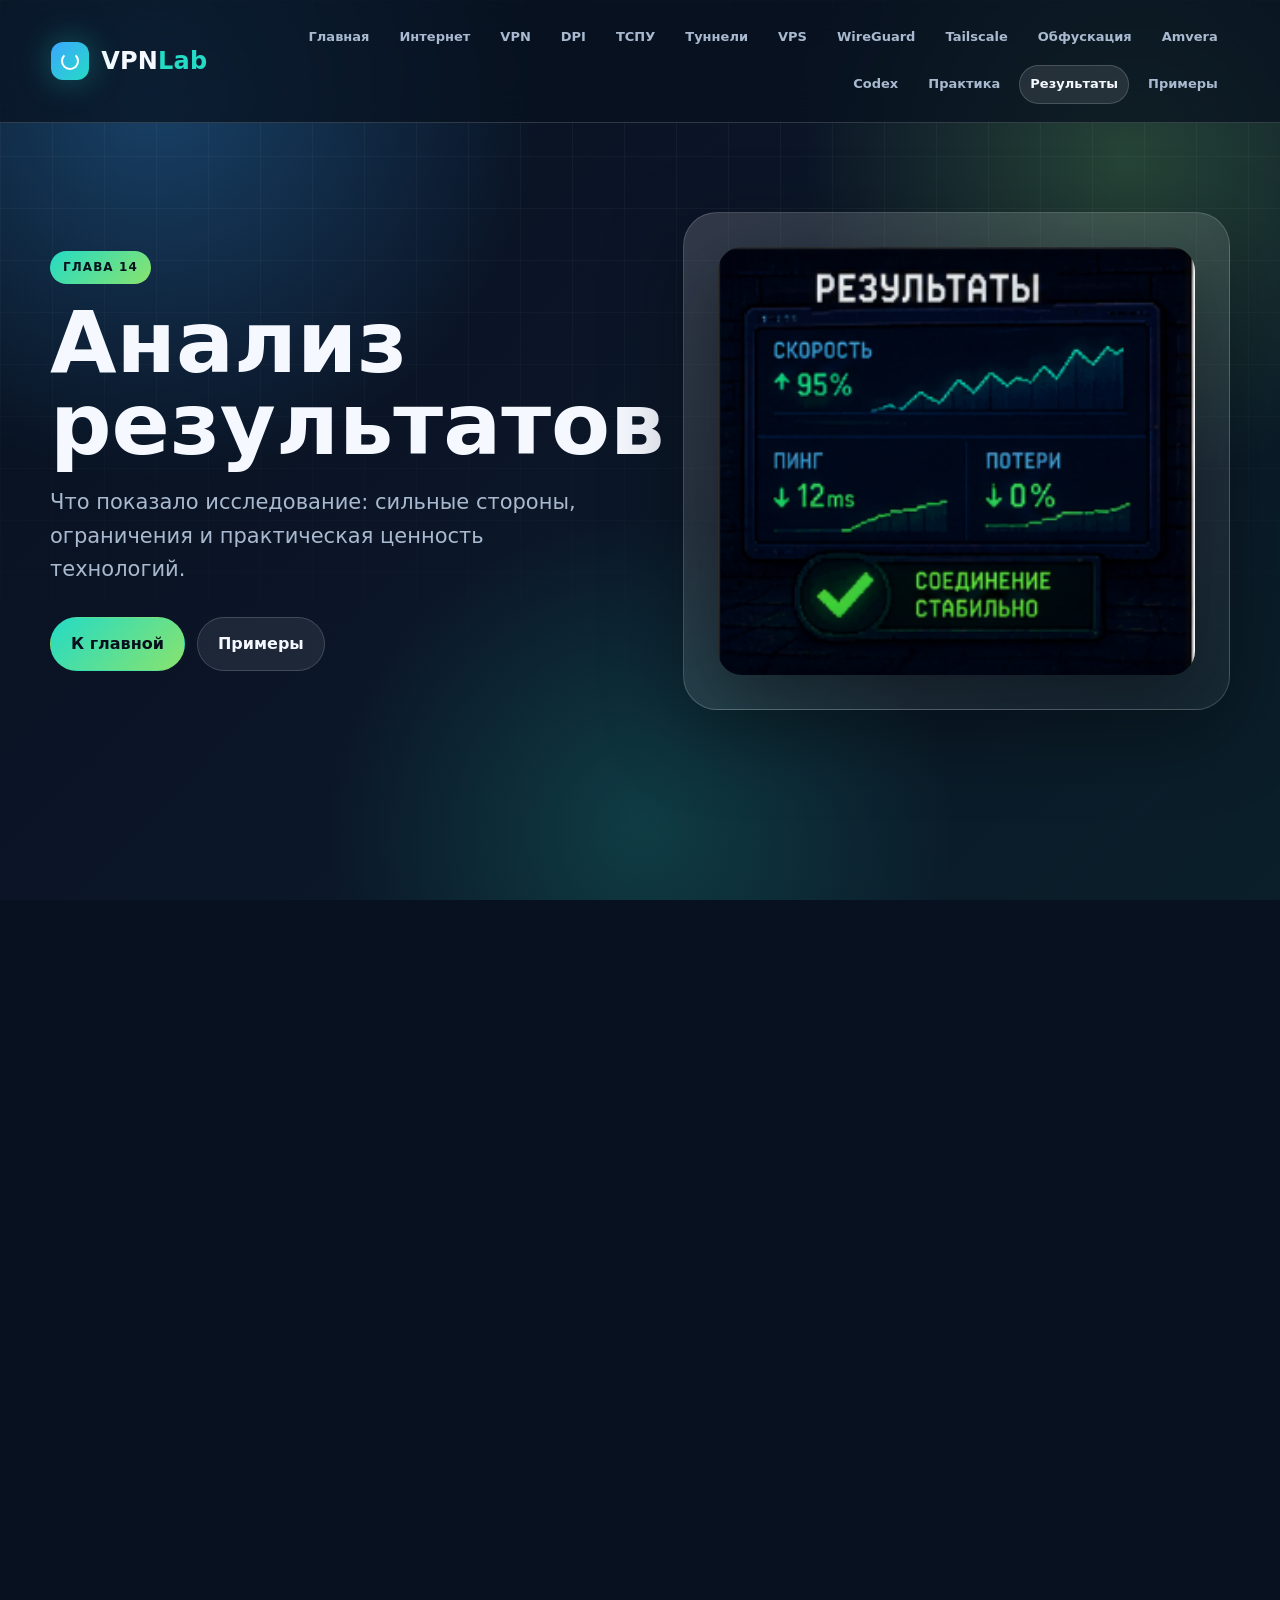
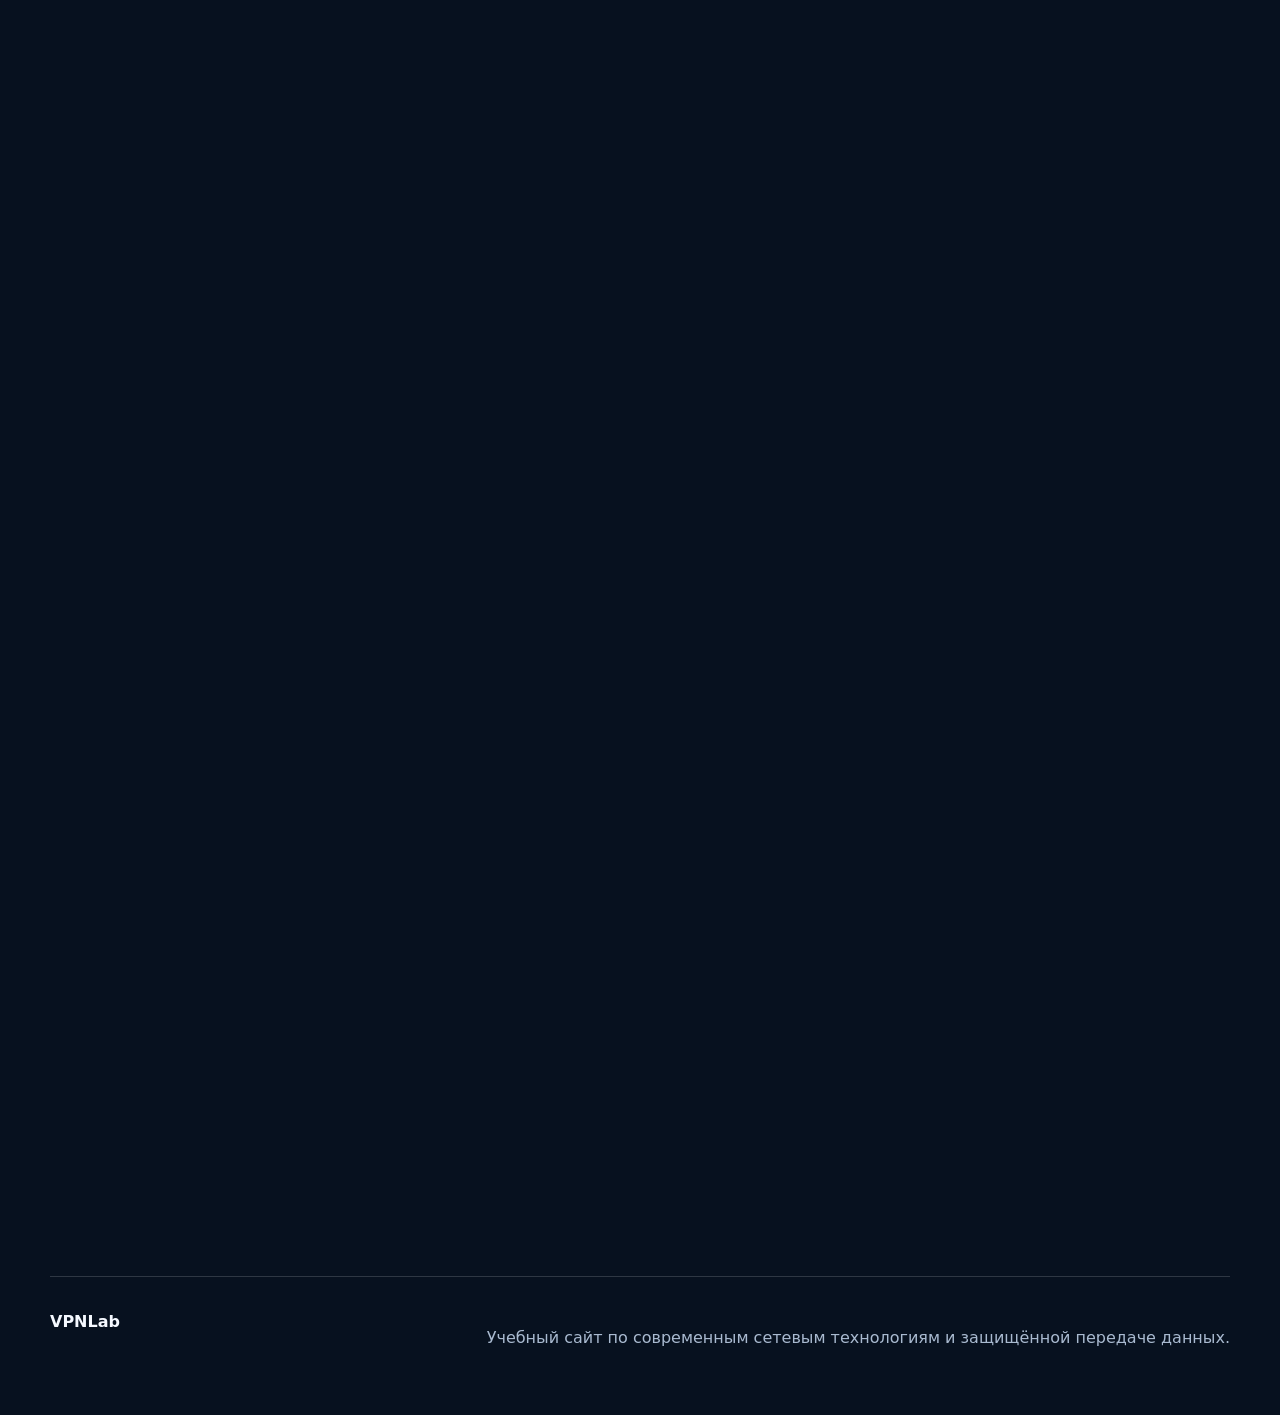
<file: results.html>
<!DOCTYPE html>
    <html lang="ru">
    <head>
        <meta charset="UTF-8">
        <meta name="viewport" content="width=device-width, initial-scale=1.0">
        <meta name="description" content="Что показало исследование: сильные стороны, ограничения и практическая ценность технологий.">
        <title>Анализ результатов — VPNLab</title>
        <link rel="icon" href="assets/images/favicon.svg" type="image/svg+xml">
        <link rel="stylesheet" href="assets/css/style.css">
        <script defer src="assets/js/main.js"></script>
    </head>
    <body data-page="results">
        <div class="page-bg" aria-hidden="true"></div>

    <header class="site-header">
        <a class="brand" href="index.html" aria-label="На главную">
            <span class="brand-mark"></span>
            <span>VPN<span>Lab</span></span>
        </a>
        <button class="menu-toggle" type="button" aria-label="Открыть меню">
            <span></span><span></span><span></span>
        </button>
        <nav class="nav-links"><a href="index.html" class="">Главная</a>
<a href="internet.html" class="">Интернет</a>
<a href="vpn.html" class="">VPN</a>
<a href="dpi.html" class="">DPI</a>
<a href="tspu.html" class="">ТСПУ</a>
<a href="tunneling.html" class="">Туннели</a>
<a href="vps.html" class="">VPS</a>
<a href="wireguard.html" class="">WireGuard</a>
<a href="tailscale.html" class="">Tailscale</a>
<a href="obfuscation.html" class="">Обфускация</a>
<a href="amvera.html" class="">Amvera</a>
<a href="codex.html" class="">Codex</a>
<a href="practice.html" class="">Практика</a>
<a href="results.html" class="active">Результаты</a>
<a href="examples.html" class="">Примеры</a></nav>
    </header>

        <main>
            <section class="hero">
                <div class="hero-copy reveal">
                    <span class="eyebrow">глава 14</span>
                    <h1>Анализ результатов</h1>
                    <p>Что показало исследование: сильные стороны, ограничения и практическая ценность технологий.</p>
                    <div class="hero-actions"><a class="btn primary" href="index.html">К главной</a><a class="btn ghost" href="examples.html">Примеры</a></div>
                </div>
                <div class="hero-art hero-image-card reveal"><img src="assets/images/hero-results.png" alt="Изображение раздела Анализ результатов"></div>
            </section>
            <div class="page-pills reveal"><a href="index.html" class="pill-link ">Главная</a><a href="internet.html" class="pill-link ">Интернет</a><a href="vpn.html" class="pill-link ">VPN</a><a href="dpi.html" class="pill-link ">DPI</a><a href="tspu.html" class="pill-link ">ТСПУ</a><a href="tunneling.html" class="pill-link ">Туннели</a><a href="vps.html" class="pill-link ">VPS</a><a href="wireguard.html" class="pill-link ">WireGuard</a><a href="tailscale.html" class="pill-link ">Tailscale</a><a href="obfuscation.html" class="pill-link ">Обфускация</a><a href="amvera.html" class="pill-link ">Amvera</a><a href="codex.html" class="pill-link ">Codex</a><a href="practice.html" class="pill-link ">Практика</a><a href="results.html" class="pill-link active">Результаты</a><a href="examples.html" class="pill-link ">Примеры</a></div>

        <section class="split-section">
            <div class="split-copy reveal">
                <span class="chapter-num">01</span>
                <h2>Что удалось изучить</h2>
                <p>В ходе выполнения исследования были изучены современные технологии передачи, анализа и защиты сетевого трафика.</p>
                <ul class="detail-list"><li>анализ и классификация сетевого трафика</li><li>защита передаваемой информации</li><li>связь теории с практическим применением</li></ul>
            </div>
            <div class="visual-tile reveal">
                <div class="mini-orbit"><span></span><span></span><span></span><span></span></div>
                <p>Что удалось изучить</p>
            </div>
        </section>


        <section class="split-section reverse">
            <div class="split-copy reveal">
                <span class="chapter-num">02</span>
                <h2>Выводы по технологиям</h2>
                <p>Проведённый анализ показал, что современные компьютерные сети представляют собой сложные распределённые системы, в которых одновременно взаимодействуют миллионы устройств по всему миру.</p>
                <ul class="detail-list"><li>анализ и классификация сетевого трафика</li><li>связь теории с практическим применением</li><li>связь теории с практическим применением</li></ul>
            </div>
            <div class="visual-tile reveal">
                <div class="mini-orbit"><span></span><span></span><span></span><span></span></div>
                <p>Выводы по технологиям</p>
            </div>
        </section>


        <section class="split-section">
            <div class="split-copy reveal">
                <span class="chapter-num">03</span>
                <h2>Практическая ценность</h2>
                <p>Изучение принципов работы Интернета позволило понять механизм передачи данных между пользователями и серверами.</p>
                <ul class="detail-list"><li>использование серверной инфраструктуры</li><li>связь теории с практическим применением</li><li>связь теории с практическим применением</li></ul>
            </div>
            <div class="visual-tile reveal">
                <div class="mini-orbit"><span></span><span></span><span></span><span></span></div>
                <p>Практическая ценность</p>
            </div>
        </section>


        <section class="split-section reverse">
            <div class="split-copy reveal">
                <span class="chapter-num">04</span>
                <h2>Общий итог</h2>
                <p>Было установлено, что передаваемая информация проходит через большое количество промежуточных узлов, включая оборудование провайдеров, маршрутизаторы и серверы различных организаций.</p>
                <ul class="detail-list"><li>использование серверной инфраструктуры</li><li>связь теории с практическим применением</li><li>связь теории с практическим применением</li></ul>
            </div>
            <div class="visual-tile reveal">
                <div class="mini-orbit"><span></span><span></span><span></span><span></span></div>
                <p>Общий итог</p>
            </div>
        </section>


        <section class="split-section">
            <div class="split-copy reveal">
                <span class="chapter-num">05</span>
                <h2>Практическое значение</h2>
                <p>Это означает, что безопасность передачи данных является одной из важнейших задач современной сетевой инфраструктуры.</p>
                <ul class="detail-list"><li>связь теории с практическим применением</li><li>связь теории с практическим применением</li><li>связь теории с практическим применением</li></ul>
            </div>
            <div class="visual-tile reveal">
                <div class="mini-orbit"><span></span><span></span><span></span><span></span></div>
                <p>Практическое значение</p>
            </div>
        </section>


        <section class="split-section reverse">
            <div class="split-copy reveal">
                <span class="chapter-num">06</span>
                <h2>Практическое значение</h2>
                <p>Рассмотрение VPN-технологий показало, что виртуальные частные сети остаются одним из наиболее эффективных способов защиты информации в процессе передачи.</p>
                <ul class="detail-list"><li>создание защищённого канала</li><li>защита передаваемой информации</li><li>связь теории с практическим применением</li></ul>
            </div>
            <div class="visual-tile reveal">
                <div class="mini-orbit"><span></span><span></span><span></span><span></span></div>
                <p>Практическое значение</p>
            </div>
        </section>


        </main>
        <footer><span>VPNLab</span><p>Учебный сайт по современным сетевым технологиям и защищённой передаче данных.</p></footer>
    </body>
    </html>
</file>
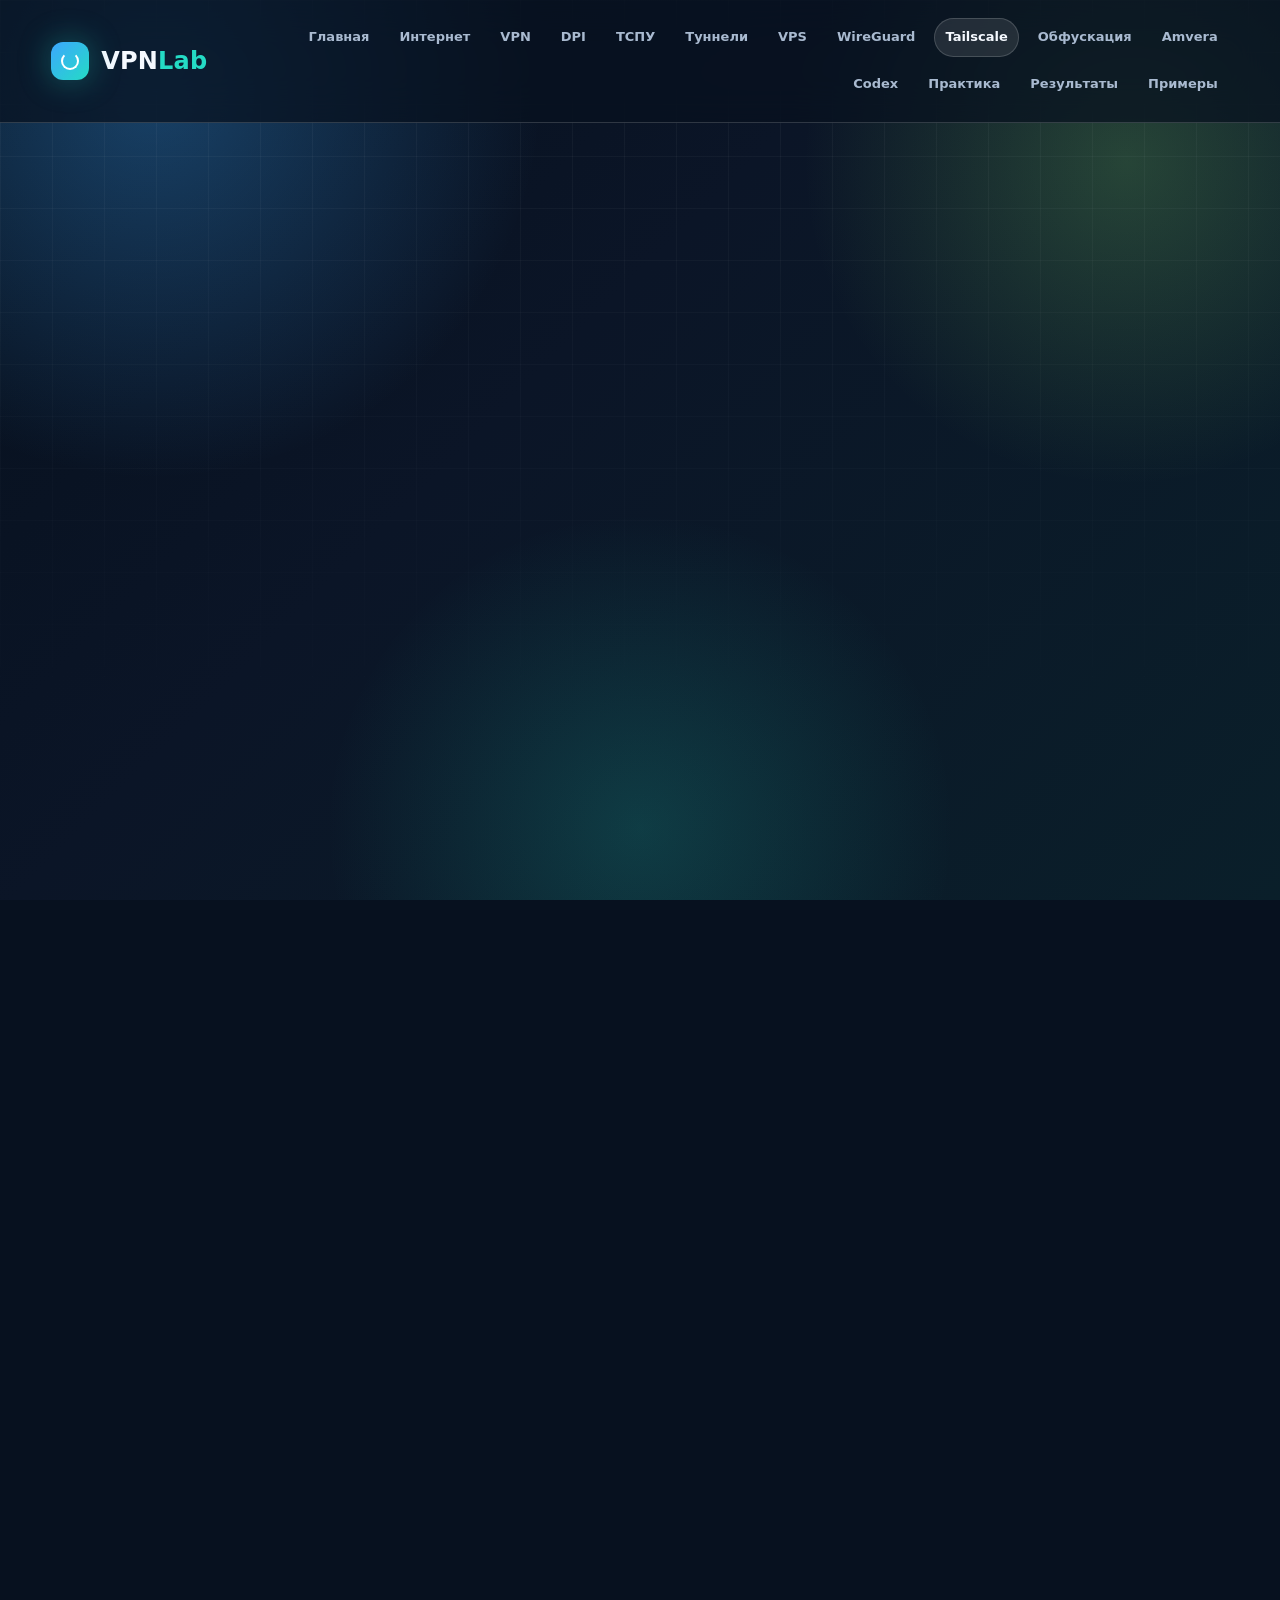
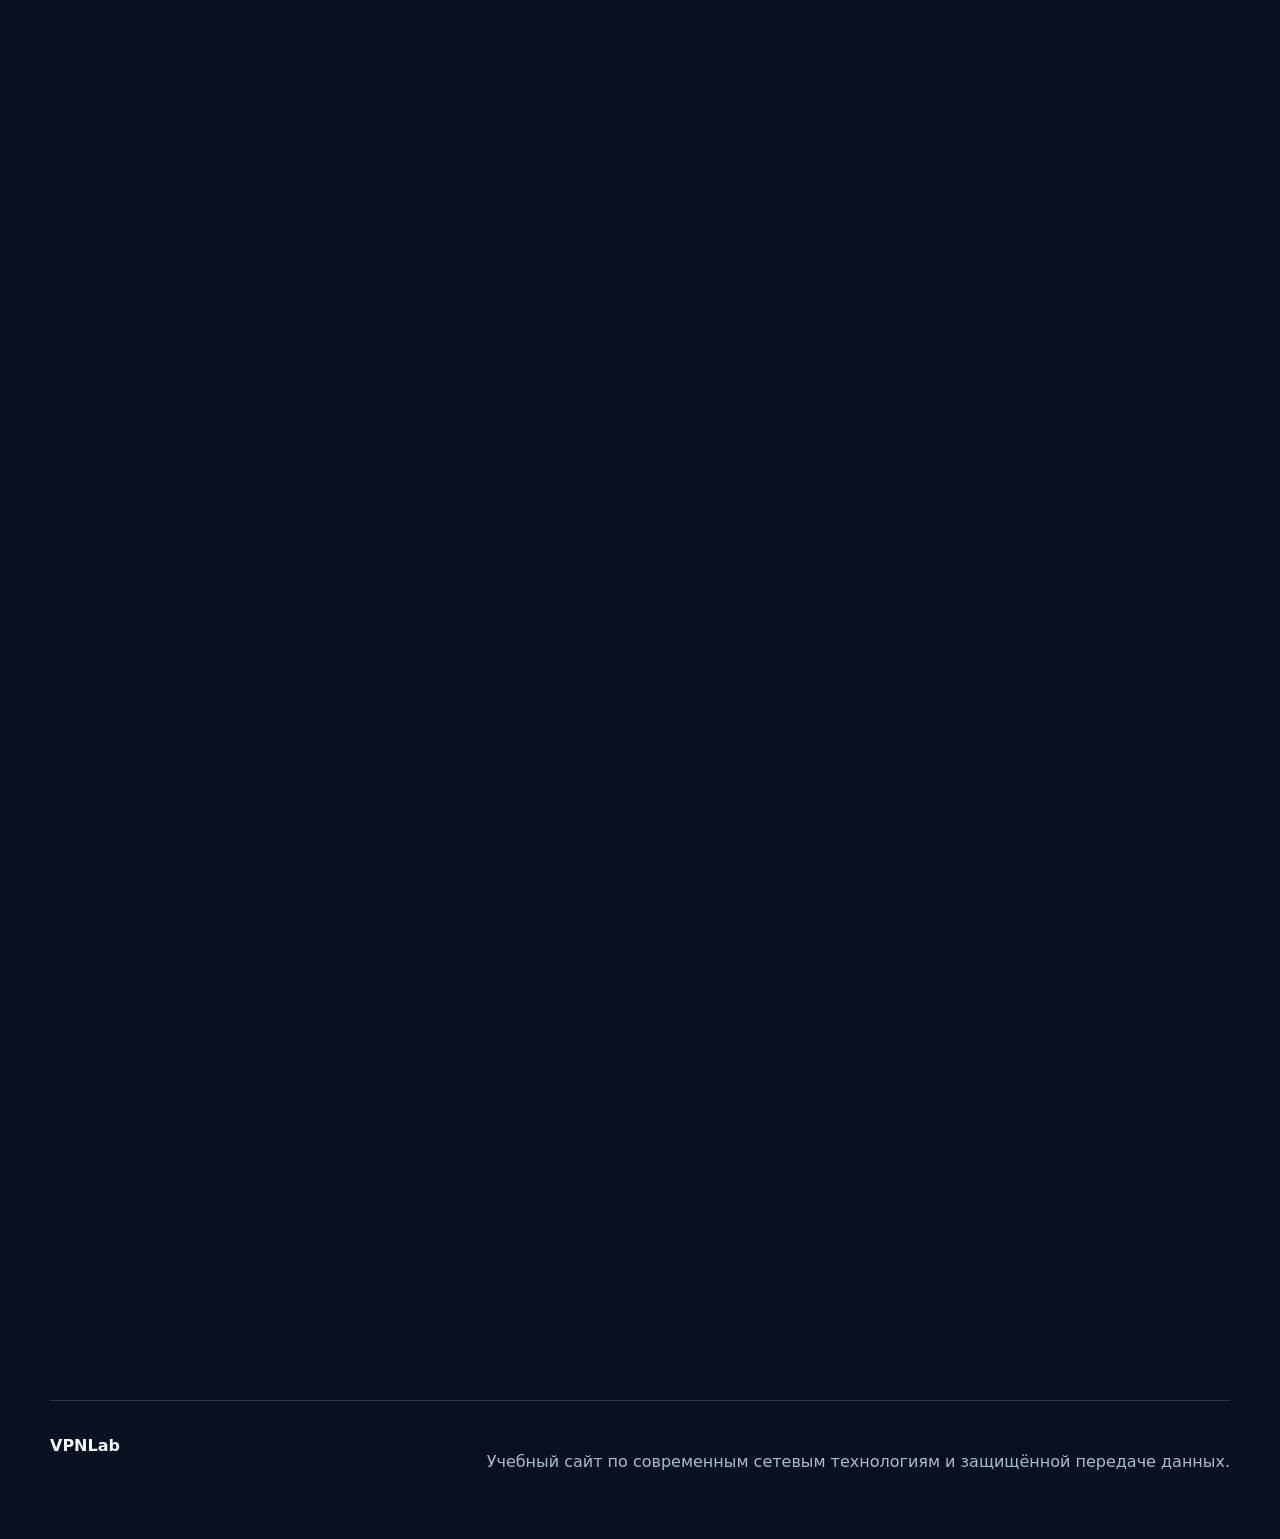
<file: tailscale.html>
<!DOCTYPE html>
    <html lang="ru">
    <head>
        <meta charset="UTF-8">
        <meta name="viewport" content="width=device-width, initial-scale=1.0">
        <meta name="description" content="VPN нового поколения, который строит приватную mesh-сеть между устройствами поверх WireGuard.">
        <title>Tailscale — VPNLab</title>
        <link rel="icon" href="assets/images/favicon.svg" type="image/svg+xml">
        <link rel="stylesheet" href="assets/css/style.css">
        <script defer src="assets/js/main.js"></script>
    </head>
    <body data-page="tailscale">
        <div class="page-bg" aria-hidden="true"></div>

    <header class="site-header">
        <a class="brand" href="index.html" aria-label="На главную">
            <span class="brand-mark"></span>
            <span>VPN<span>Lab</span></span>
        </a>
        <button class="menu-toggle" type="button" aria-label="Открыть меню">
            <span></span><span></span><span></span>
        </button>
        <nav class="nav-links"><a href="index.html" class="">Главная</a>
<a href="internet.html" class="">Интернет</a>
<a href="vpn.html" class="">VPN</a>
<a href="dpi.html" class="">DPI</a>
<a href="tspu.html" class="">ТСПУ</a>
<a href="tunneling.html" class="">Туннели</a>
<a href="vps.html" class="">VPS</a>
<a href="wireguard.html" class="">WireGuard</a>
<a href="tailscale.html" class="active">Tailscale</a>
<a href="obfuscation.html" class="">Обфускация</a>
<a href="amvera.html" class="">Amvera</a>
<a href="codex.html" class="">Codex</a>
<a href="practice.html" class="">Практика</a>
<a href="results.html" class="">Результаты</a>
<a href="examples.html" class="">Примеры</a></nav>
    </header>

        <main>
            <section class="hero">
                <div class="hero-copy reveal">
                    <span class="eyebrow">глава 9</span>
                    <h1>Tailscale</h1>
                    <p>VPN нового поколения, который строит приватную mesh-сеть между устройствами поверх WireGuard.</p>
                    <div class="hero-actions"><a class="btn primary" href="index.html">К главной</a><a class="btn ghost" href="examples.html">Примеры</a></div>
                </div>
                <div class="hero-art hero-image-card reveal"><img src="assets/images/hero-tailscale.png" alt="Изображение раздела Tailscale"></div>
            </section>
            <div class="page-pills reveal"><a href="index.html" class="pill-link ">Главная</a><a href="internet.html" class="pill-link ">Интернет</a><a href="vpn.html" class="pill-link ">VPN</a><a href="dpi.html" class="pill-link ">DPI</a><a href="tspu.html" class="pill-link ">ТСПУ</a><a href="tunneling.html" class="pill-link ">Туннели</a><a href="vps.html" class="pill-link ">VPS</a><a href="wireguard.html" class="pill-link ">WireGuard</a><a href="tailscale.html" class="pill-link active">Tailscale</a><a href="obfuscation.html" class="pill-link ">Обфускация</a><a href="amvera.html" class="pill-link ">Amvera</a><a href="codex.html" class="pill-link ">Codex</a><a href="practice.html" class="pill-link ">Практика</a><a href="results.html" class="pill-link ">Результаты</a><a href="examples.html" class="pill-link ">Примеры</a></div>

        <section class="split-section">
            <div class="split-copy reveal">
                <span class="chapter-num">01</span>
                <h2>Что делает Tailscale</h2>
                <p>Несмотря на все преимущества WireGuard, для многих пользователей его настройка всё ещё остаётся достаточно сложной задачей.</p>
                <ul class="detail-list"><li>связь теории с практическим применением</li><li>связь теории с практическим применением</li><li>связь теории с практическим применением</li></ul>
            </div>
            <div class="visual-tile reveal">
                <div class="mini-orbit"><span></span><span></span><span></span><span></span></div>
                <p>Что делает Tailscale</p>
            </div>
        </section>


        <section class="split-section reverse">
            <div class="split-copy reveal">
                <span class="chapter-num">02</span>
                <h2>Mesh-сеть</h2>
                <p>Чтобы создать полноценную VPN-инфраструктуру на базе WireGuard вручную, необходимо:</p>
                <ul class="detail-list"><li>создание защищённого канала</li><li>связь теории с практическим применением</li><li>связь теории с практическим применением</li></ul>
            </div>
            <div class="visual-tile reveal">
                <div class="mini-orbit"><span></span><span></span><span></span><span></span></div>
                <p>Mesh-сеть</p>
            </div>
        </section>


        <section class="split-section">
            <div class="split-copy reveal">
                <span class="chapter-num">03</span>
                <h2>Упрощение настройки</h2>
                <p>* сгенерировать ключи; * настроить конфигурационные файлы; * открыть необходимые порты; * настроить маршрутизацию; * организовать обмен ключами между устройствами; * следить за работоспособностью инфраструктуры.</p>
                <ul class="detail-list"><li>связь теории с практическим применением</li><li>связь теории с практическим применением</li><li>связь теории с практическим применением</li></ul>
            </div>
            <div class="visual-tile reveal">
                <div class="mini-orbit"><span></span><span></span><span></span><span></span></div>
                <p>Упрощение настройки</p>
            </div>
        </section>


        <section class="split-section reverse">
            <div class="split-copy reveal">
                <span class="chapter-num">04</span>
                <h2>Преимущества для пользователя</h2>
                <p>Однако для обычного пользователя подобная настройка может оказаться серьёзной проблемой.</p>
                <ul class="detail-list"><li>связь теории с практическим применением</li><li>связь теории с практическим применением</li><li>связь теории с практическим применением</li></ul>
            </div>
            <div class="visual-tile reveal">
                <div class="mini-orbit"><span></span><span></span><span></span><span></span></div>
                <p>Преимущества для пользователя</p>
            </div>
        </section>


        <section class="split-section">
            <div class="split-copy reveal">
                <span class="chapter-num">05</span>
                <h2>Практическое значение</h2>
                <p>Если WireGuard является мощным двигателем автомобиля, то Tailscale можно сравнить с современной автоматической коробкой передач, которая позволяет пользоваться всеми преимуществами технологии без необходимости понимать её внутреннее устройство.</p>
                <ul class="detail-list"><li>связь теории с практическим применением</li><li>связь теории с практическим применением</li><li>связь теории с практическим применением</li></ul>
            </div>
            <div class="visual-tile reveal">
                <div class="mini-orbit"><span></span><span></span><span></span><span></span></div>
                <p>Практическое значение</p>
            </div>
        </section>


        <section class="split-section reverse">
            <div class="split-copy reveal">
                <span class="chapter-num">06</span>
                <h2>Практическое значение</h2>
                <p>Главная задача Tailscale заключается в максимально простом объединении устройств в единую защищённую сеть.</p>
                <ul class="detail-list"><li>связь теории с практическим применением</li><li>связь теории с практическим применением</li><li>связь теории с практическим применением</li></ul>
            </div>
            <div class="visual-tile reveal">
                <div class="mini-orbit"><span></span><span></span><span></span><span></span></div>
                <p>Практическое значение</p>
            </div>
        </section>


        </main>
        <footer><span>VPNLab</span><p>Учебный сайт по современным сетевым технологиям и защищённой передаче данных.</p></footer>
    </body>
    </html>
</file>
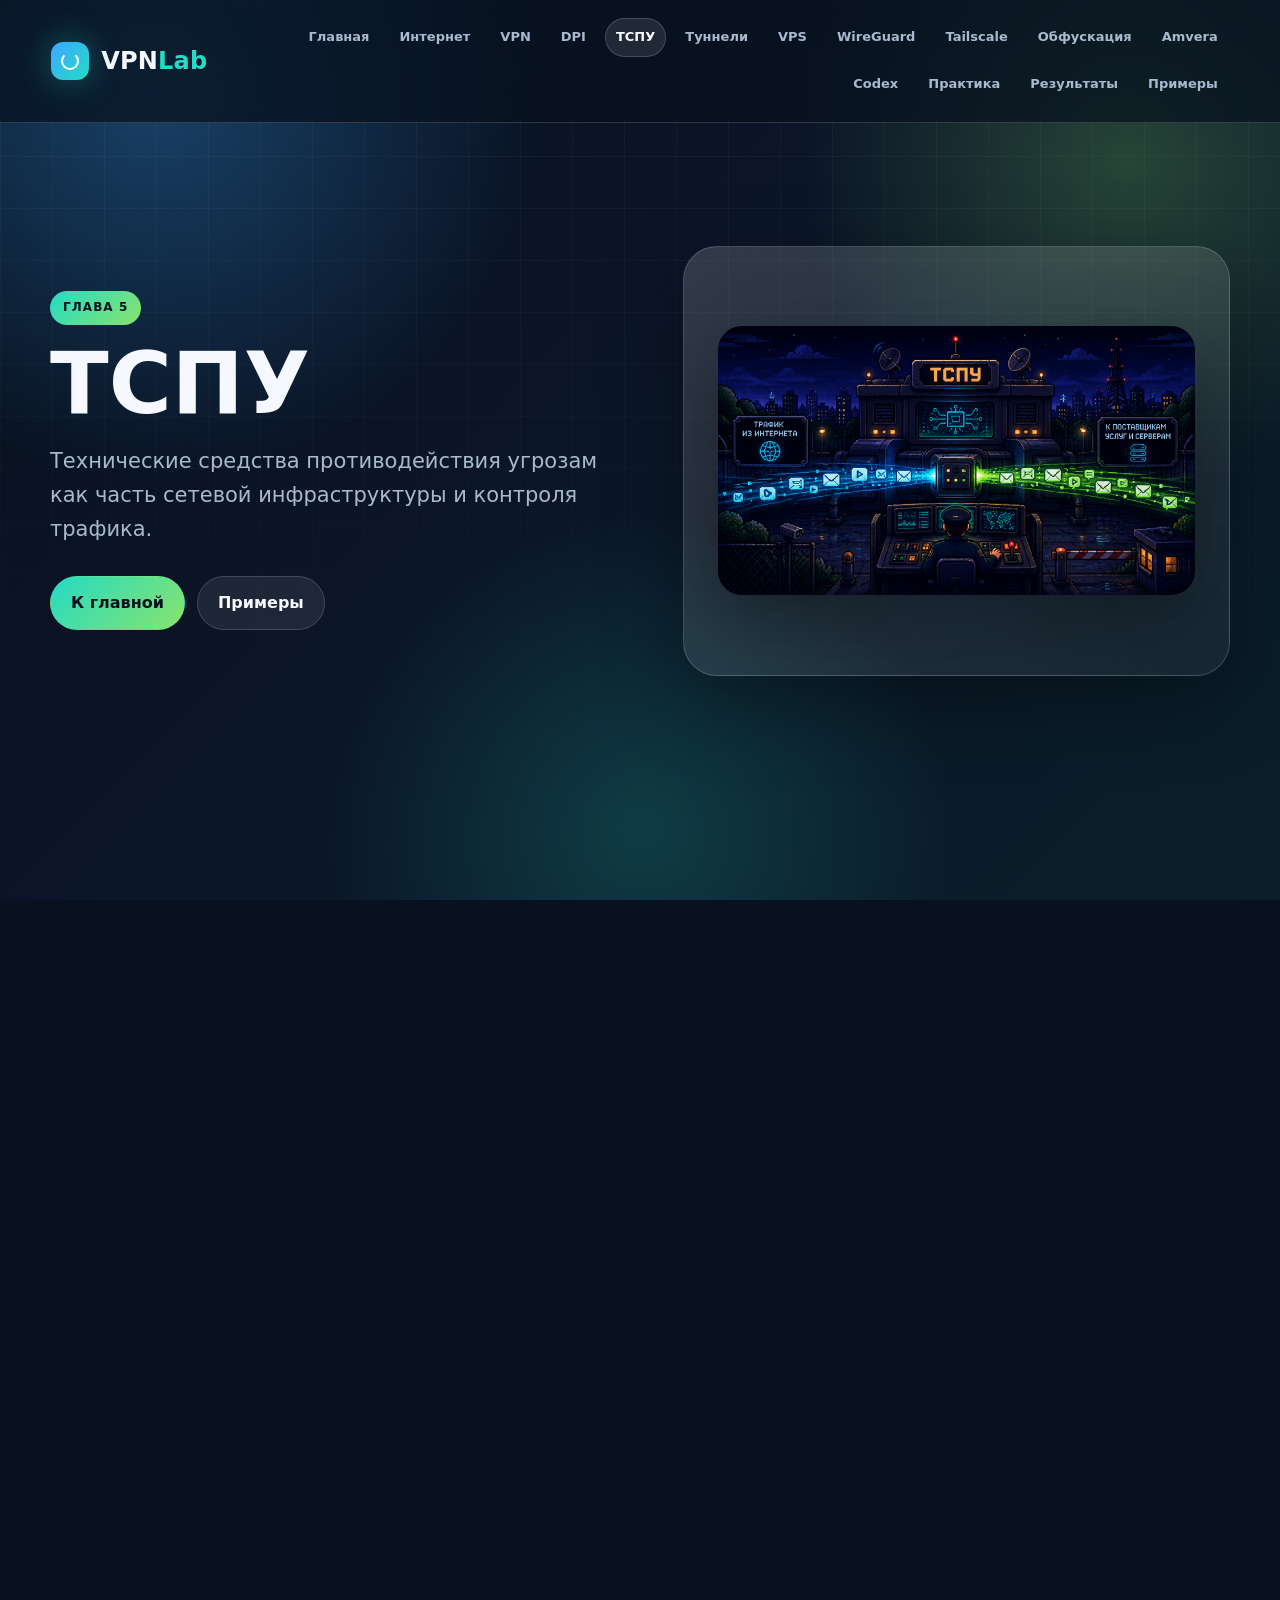
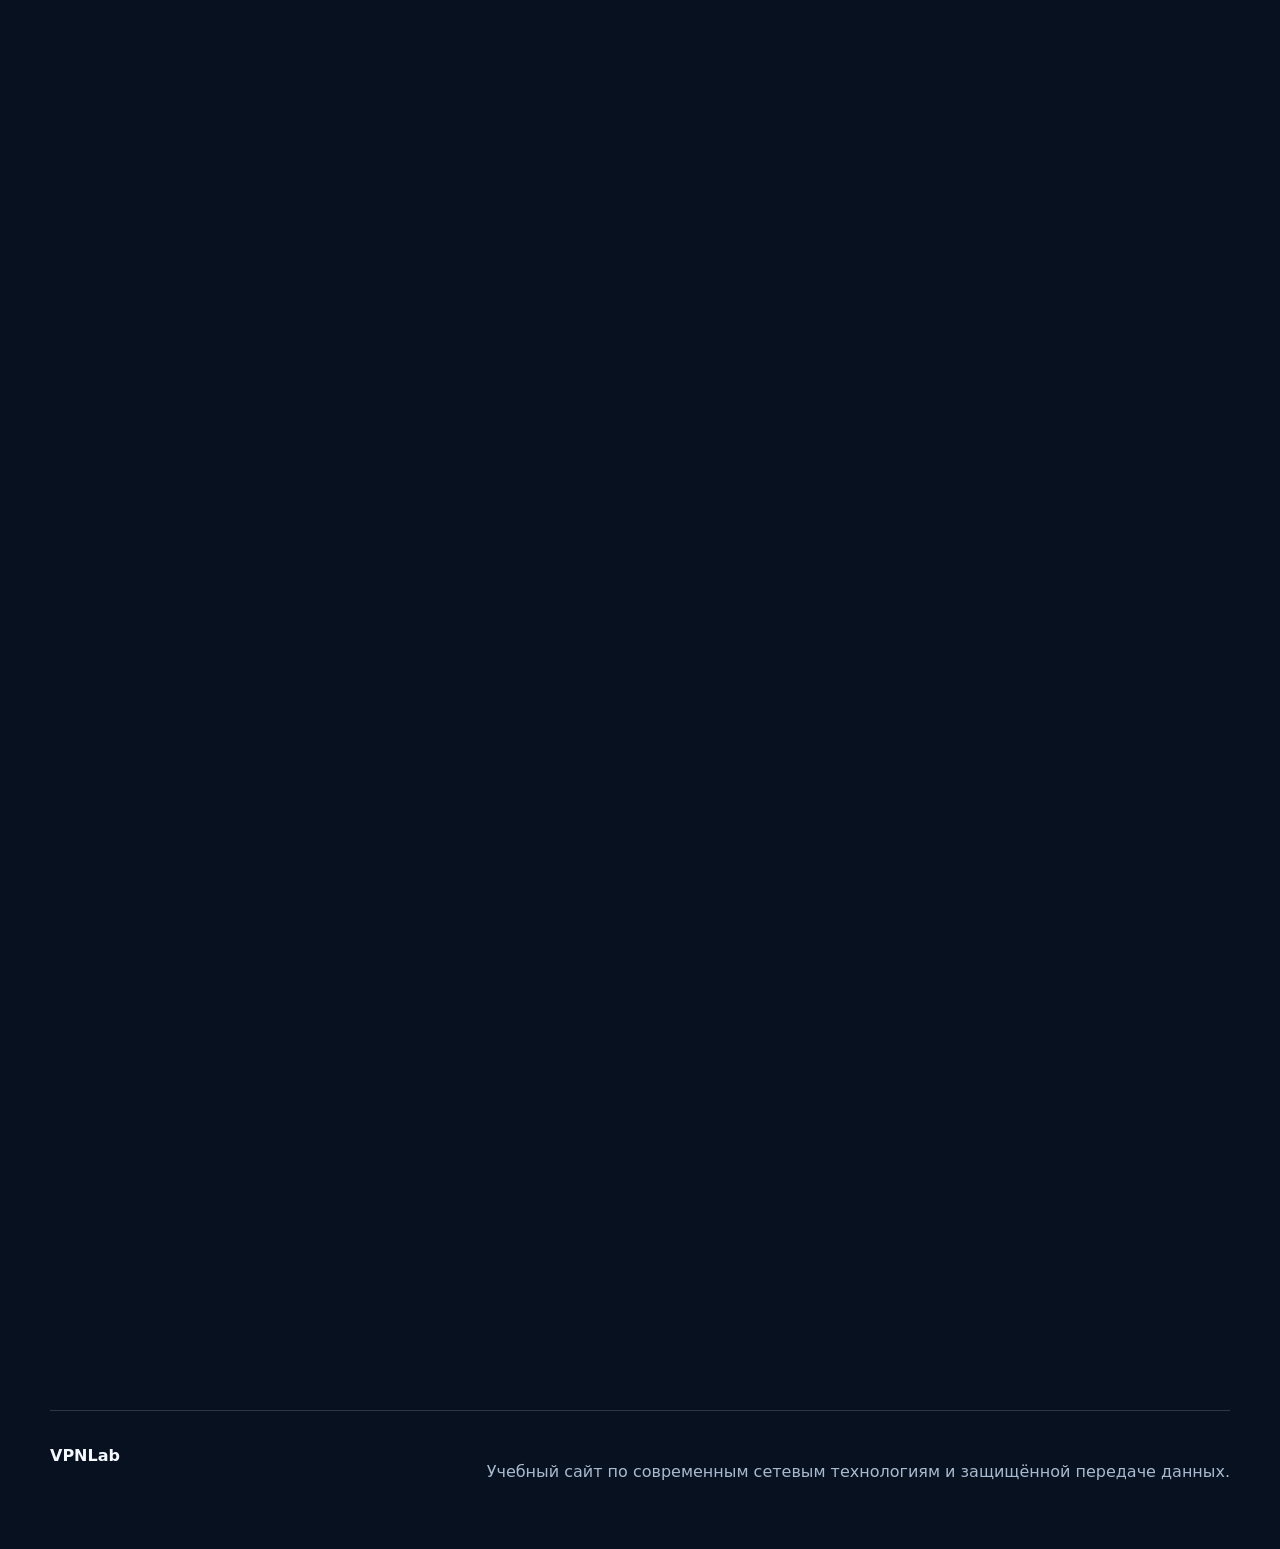
<file: tspu.html>
<!DOCTYPE html>
    <html lang="ru">
    <head>
        <meta charset="UTF-8">
        <meta name="viewport" content="width=device-width, initial-scale=1.0">
        <meta name="description" content="Технические средства противодействия угрозам как часть сетевой инфраструктуры и контроля трафика.">
        <title>ТСПУ — VPNLab</title>
        <link rel="icon" href="assets/images/favicon.svg" type="image/svg+xml">
        <link rel="stylesheet" href="assets/css/style.css">
        <script defer src="assets/js/main.js"></script>
    </head>
    <body data-page="tspu">
        <div class="page-bg" aria-hidden="true"></div>

    <header class="site-header">
        <a class="brand" href="index.html" aria-label="На главную">
            <span class="brand-mark"></span>
            <span>VPN<span>Lab</span></span>
        </a>
        <button class="menu-toggle" type="button" aria-label="Открыть меню">
            <span></span><span></span><span></span>
        </button>
        <nav class="nav-links"><a href="index.html" class="">Главная</a>
<a href="internet.html" class="">Интернет</a>
<a href="vpn.html" class="">VPN</a>
<a href="dpi.html" class="">DPI</a>
<a href="tspu.html" class="active">ТСПУ</a>
<a href="tunneling.html" class="">Туннели</a>
<a href="vps.html" class="">VPS</a>
<a href="wireguard.html" class="">WireGuard</a>
<a href="tailscale.html" class="">Tailscale</a>
<a href="obfuscation.html" class="">Обфускация</a>
<a href="amvera.html" class="">Amvera</a>
<a href="codex.html" class="">Codex</a>
<a href="practice.html" class="">Практика</a>
<a href="results.html" class="">Результаты</a>
<a href="examples.html" class="">Примеры</a></nav>
    </header>

        <main>
            <section class="hero">
                <div class="hero-copy reveal">
                    <span class="eyebrow">глава 5</span>
                    <h1>ТСПУ</h1>
                    <p>Технические средства противодействия угрозам как часть сетевой инфраструктуры и контроля трафика.</p>
                    <div class="hero-actions"><a class="btn primary" href="index.html">К главной</a><a class="btn ghost" href="examples.html">Примеры</a></div>
                </div>
                <div class="hero-art hero-image-card reveal"><img src="assets/images/hero-tspu.png" alt="Изображение раздела ТСПУ"></div>
            </section>
            <div class="page-pills reveal"><a href="index.html" class="pill-link ">Главная</a><a href="internet.html" class="pill-link ">Интернет</a><a href="vpn.html" class="pill-link ">VPN</a><a href="dpi.html" class="pill-link ">DPI</a><a href="tspu.html" class="pill-link active">ТСПУ</a><a href="tunneling.html" class="pill-link ">Туннели</a><a href="vps.html" class="pill-link ">VPS</a><a href="wireguard.html" class="pill-link ">WireGuard</a><a href="tailscale.html" class="pill-link ">Tailscale</a><a href="obfuscation.html" class="pill-link ">Обфускация</a><a href="amvera.html" class="pill-link ">Amvera</a><a href="codex.html" class="pill-link ">Codex</a><a href="practice.html" class="pill-link ">Практика</a><a href="results.html" class="pill-link ">Результаты</a><a href="examples.html" class="pill-link ">Примеры</a></div>

        <section class="split-section">
            <div class="split-copy reveal">
                <span class="chapter-num">01</span>
                <h2>Назначение ТСПУ</h2>
                <p>После знакомства с DPI логично рассмотреть ещё один важный элемент современной сетевой инфраструктуры — ТСПУ.</p>
                <ul class="detail-list"><li>анализ и классификация сетевого трафика</li><li>связь теории с практическим применением</li><li>связь теории с практическим применением</li></ul>
            </div>
            <div class="visual-tile reveal">
                <div class="mini-orbit"><span></span><span></span><span></span><span></span></div>
                <p>Назначение ТСПУ</p>
            </div>
        </section>


        <section class="split-section reverse">
            <div class="split-copy reveal">
                <span class="chapter-num">02</span>
                <h2>Место в инфраструктуре</h2>
                <p>Аббревиатура ТСПУ расшифровывается как «технические средства противодействия угрозам».</p>
                <ul class="detail-list"><li>защита передаваемой информации</li><li>связь теории с практическим применением</li><li>связь теории с практическим применением</li></ul>
            </div>
            <div class="visual-tile reveal">
                <div class="mini-orbit"><span></span><span></span><span></span><span></span></div>
                <p>Место в инфраструктуре</p>
            </div>
        </section>


        <section class="split-section">
            <div class="split-copy reveal">
                <span class="chapter-num">03</span>
                <h2>Связь с анализом трафика</h2>
                <p>По своей сути ТСПУ представляет собой комплекс специализированного оборудования и программного обеспечения, предназначенного для мониторинга и управления сетевым трафиком.</p>
                <ul class="detail-list"><li>связь теории с практическим применением</li><li>связь теории с практическим применением</li><li>связь теории с практическим применением</li></ul>
            </div>
            <div class="visual-tile reveal">
                <div class="mini-orbit"><span></span><span></span><span></span><span></span></div>
                <p>Связь с анализом трафика</p>
            </div>
        </section>


        <section class="split-section reverse">
            <div class="split-copy reveal">
                <span class="chapter-num">04</span>
                <h2>Роль в сетевой безопасности</h2>
                <p>ТСПУ представляет собой инфраструктуру, которая использует результаты анализа для принятия решений.</p>
                <ul class="detail-list"><li>анализ и классификация сетевого трафика</li><li>связь теории с практическим применением</li><li>связь теории с практическим применением</li></ul>
            </div>
            <div class="visual-tile reveal">
                <div class="mini-orbit"><span></span><span></span><span></span><span></span></div>
                <p>Роль в сетевой безопасности</p>
            </div>
        </section>


        <section class="split-section">
            <div class="split-copy reveal">
                <span class="chapter-num">05</span>
                <h2>Практическое значение</h2>
                <p>Если провести аналогию с автомобилем, то DPI можно сравнить с системой датчиков и камер, а ТСПУ — с электронным блоком управления, который получает информацию от датчиков и принимает решение о дальнейших действиях.</p>
                <ul class="detail-list"><li>анализ и классификация сетевого трафика</li><li>связь теории с практическим применением</li><li>связь теории с практическим применением</li></ul>
            </div>
            <div class="visual-tile reveal">
                <div class="mini-orbit"><span></span><span></span><span></span><span></span></div>
                <p>Практическое значение</p>
            </div>
        </section>


        <section class="split-section reverse">
            <div class="split-copy reveal">
                <span class="chapter-num">06</span>
                <h2>Практическое значение</h2>
                <p>* мониторинг сетевой активности; * обеспечение устойчивости сетевой инфраструктуры; * анализ сетевых потоков; * выявление потенциальных угроз; * управление маршрутами передачи данных.</p>
                <ul class="detail-list"><li>анализ и классификация сетевого трафика</li><li>связь теории с практическим применением</li><li>связь теории с практическим применением</li></ul>
            </div>
            <div class="visual-tile reveal">
                <div class="mini-orbit"><span></span><span></span><span></span><span></span></div>
                <p>Практическое значение</p>
            </div>
        </section>


        </main>
        <footer><span>VPNLab</span><p>Учебный сайт по современным сетевым технологиям и защищённой передаче данных.</p></footer>
    </body>
    </html>
</file>
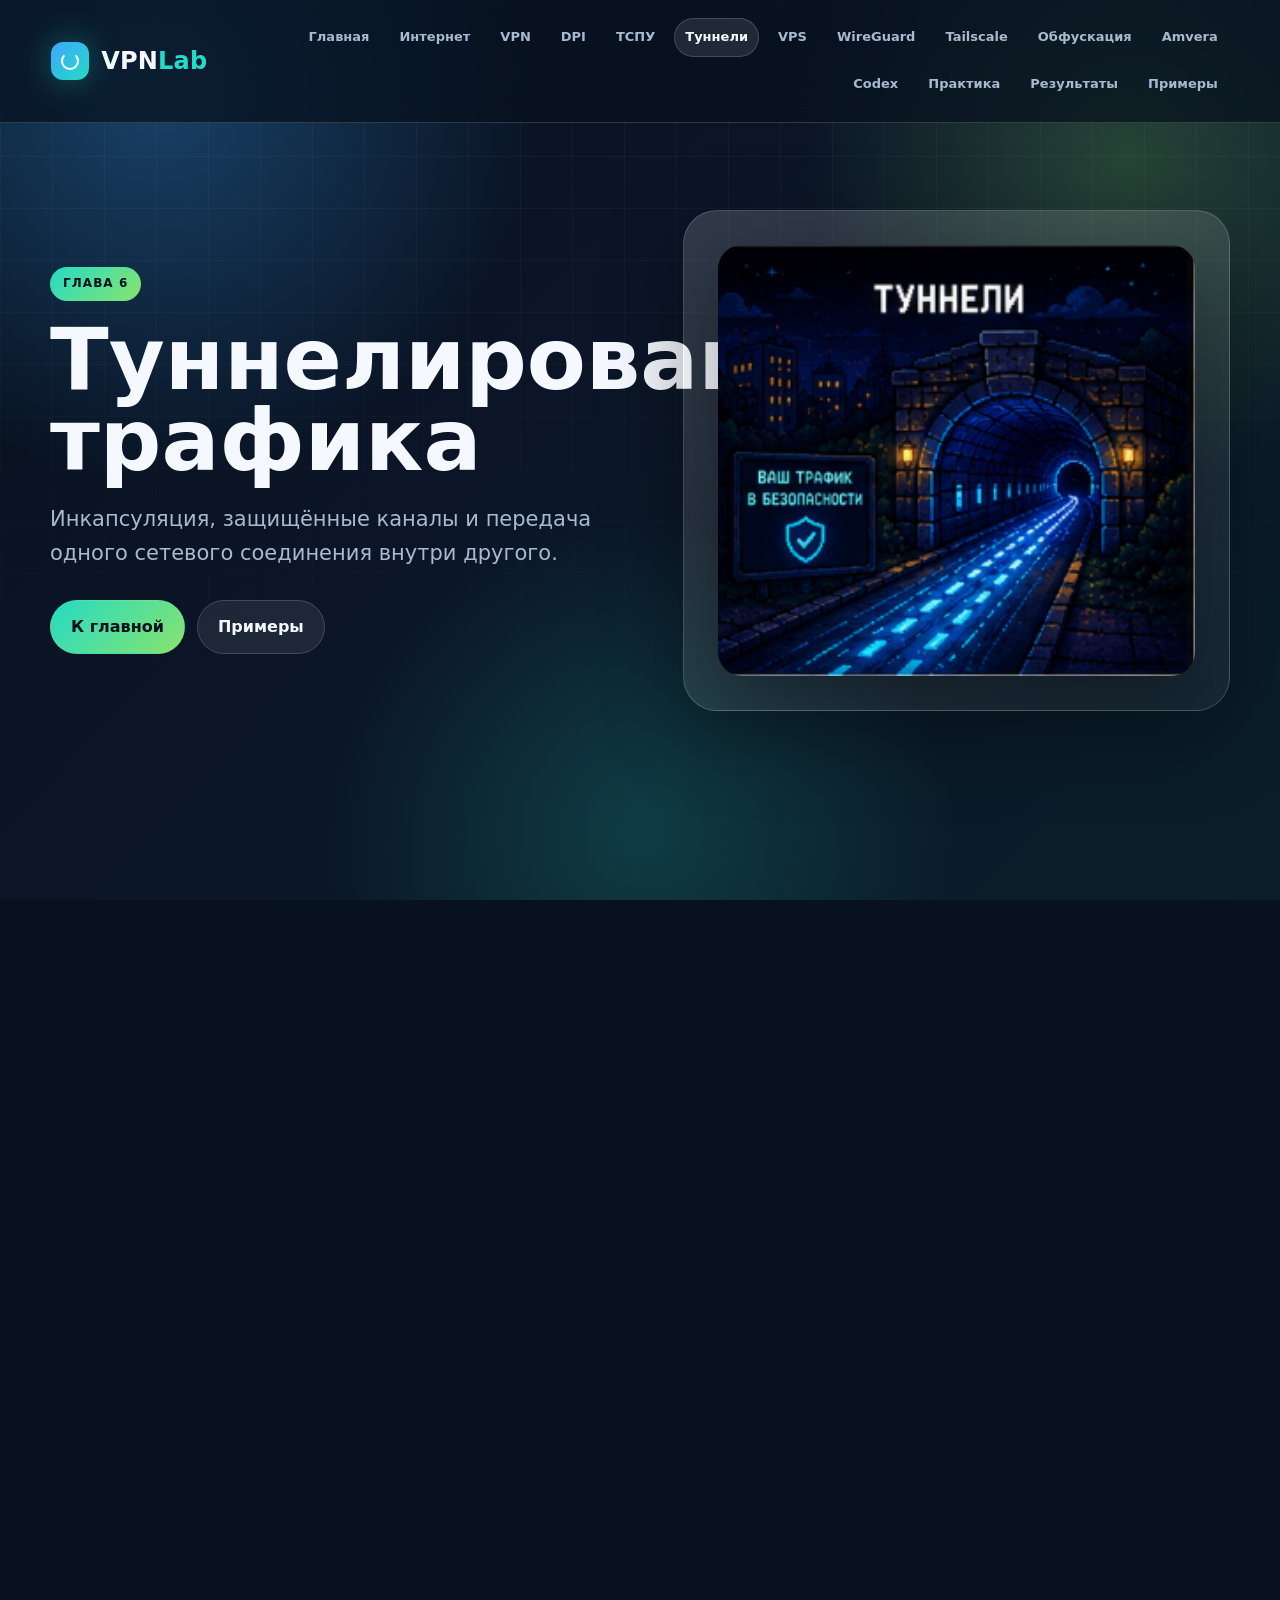
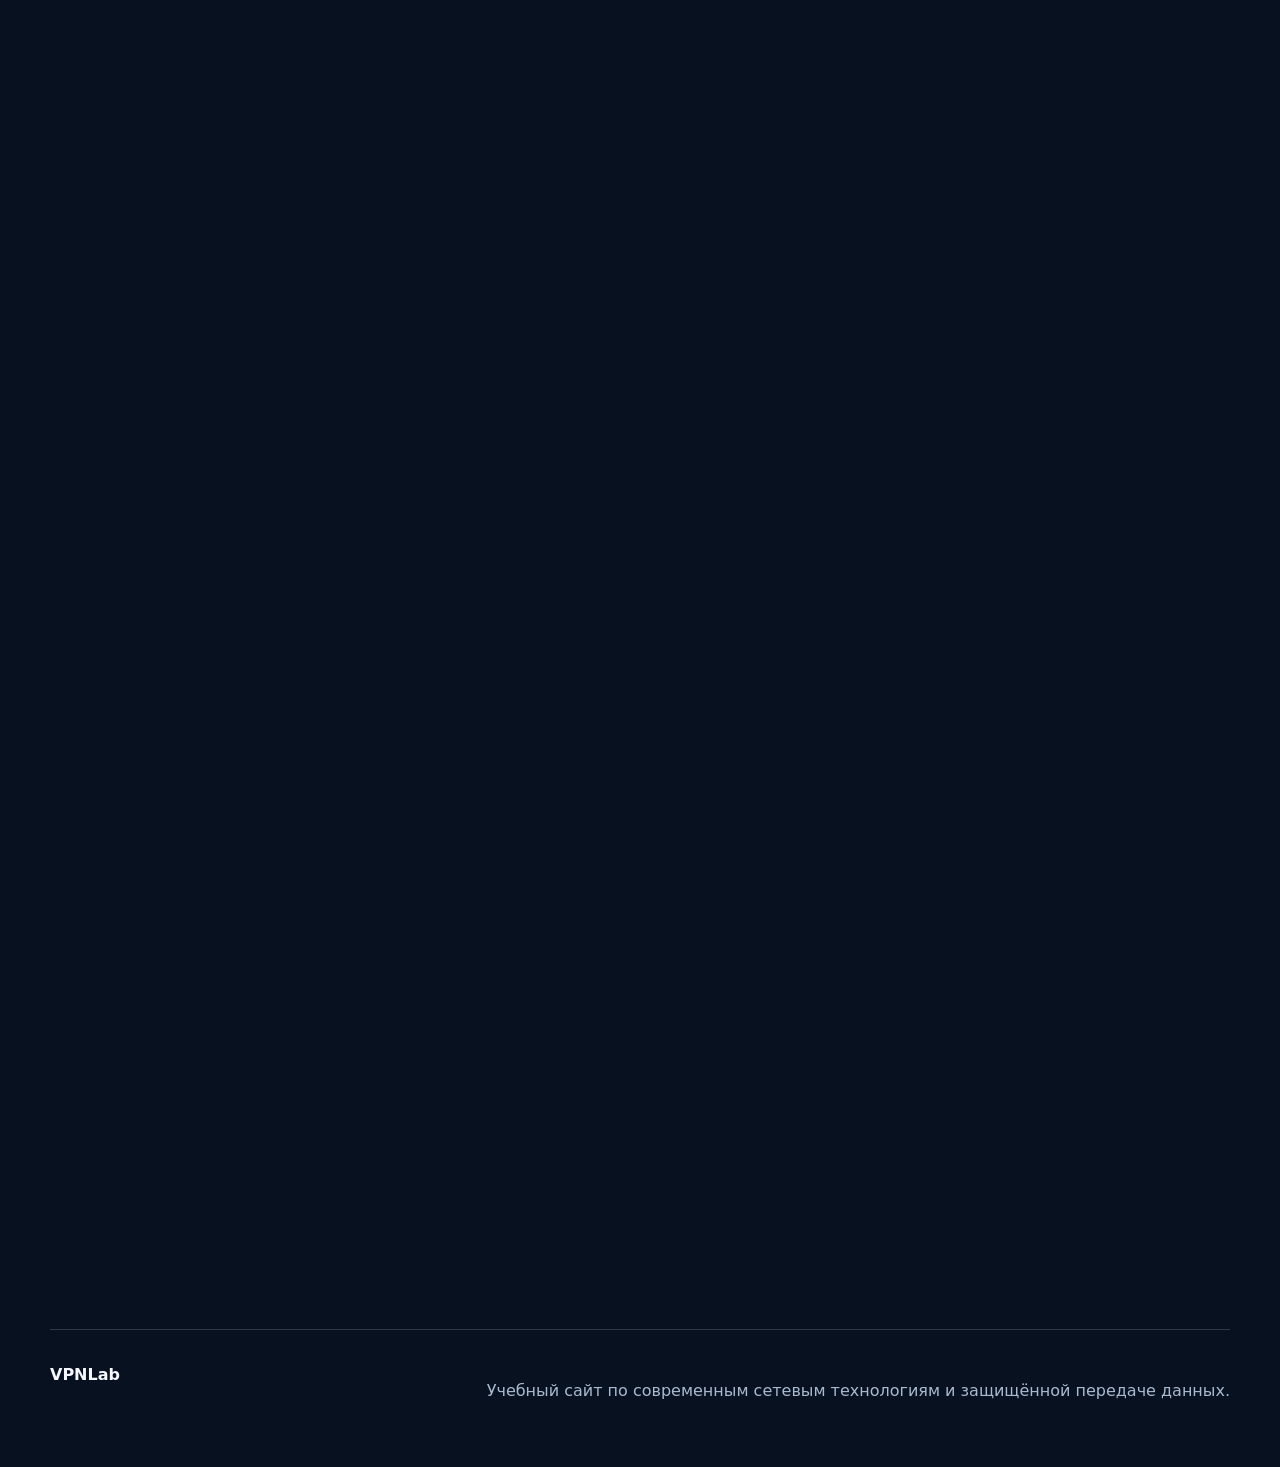
<file: tunneling.html>
<!DOCTYPE html>
    <html lang="ru">
    <head>
        <meta charset="UTF-8">
        <meta name="viewport" content="width=device-width, initial-scale=1.0">
        <meta name="description" content="Инкапсуляция, защищённые каналы и передача одного сетевого соединения внутри другого.">
        <title>Туннелирование трафика — VPNLab</title>
        <link rel="icon" href="assets/images/favicon.svg" type="image/svg+xml">
        <link rel="stylesheet" href="assets/css/style.css">
        <script defer src="assets/js/main.js"></script>
    </head>
    <body data-page="tunneling">
        <div class="page-bg" aria-hidden="true"></div>

    <header class="site-header">
        <a class="brand" href="index.html" aria-label="На главную">
            <span class="brand-mark"></span>
            <span>VPN<span>Lab</span></span>
        </a>
        <button class="menu-toggle" type="button" aria-label="Открыть меню">
            <span></span><span></span><span></span>
        </button>
        <nav class="nav-links"><a href="index.html" class="">Главная</a>
<a href="internet.html" class="">Интернет</a>
<a href="vpn.html" class="">VPN</a>
<a href="dpi.html" class="">DPI</a>
<a href="tspu.html" class="">ТСПУ</a>
<a href="tunneling.html" class="active">Туннели</a>
<a href="vps.html" class="">VPS</a>
<a href="wireguard.html" class="">WireGuard</a>
<a href="tailscale.html" class="">Tailscale</a>
<a href="obfuscation.html" class="">Обфускация</a>
<a href="amvera.html" class="">Amvera</a>
<a href="codex.html" class="">Codex</a>
<a href="practice.html" class="">Практика</a>
<a href="results.html" class="">Результаты</a>
<a href="examples.html" class="">Примеры</a></nav>
    </header>

        <main>
            <section class="hero">
                <div class="hero-copy reveal">
                    <span class="eyebrow">глава 6</span>
                    <h1>Туннелирование трафика</h1>
                    <p>Инкапсуляция, защищённые каналы и передача одного сетевого соединения внутри другого.</p>
                    <div class="hero-actions"><a class="btn primary" href="index.html">К главной</a><a class="btn ghost" href="examples.html">Примеры</a></div>
                </div>
                <div class="hero-art hero-image-card reveal"><img src="assets/images/hero-tunneling.png" alt="Изображение раздела Туннелирование трафика"></div>
            </section>
            <div class="page-pills reveal"><a href="index.html" class="pill-link ">Главная</a><a href="internet.html" class="pill-link ">Интернет</a><a href="vpn.html" class="pill-link ">VPN</a><a href="dpi.html" class="pill-link ">DPI</a><a href="tspu.html" class="pill-link ">ТСПУ</a><a href="tunneling.html" class="pill-link active">Туннели</a><a href="vps.html" class="pill-link ">VPS</a><a href="wireguard.html" class="pill-link ">WireGuard</a><a href="tailscale.html" class="pill-link ">Tailscale</a><a href="obfuscation.html" class="pill-link ">Обфускация</a><a href="amvera.html" class="pill-link ">Amvera</a><a href="codex.html" class="pill-link ">Codex</a><a href="practice.html" class="pill-link ">Практика</a><a href="results.html" class="pill-link ">Результаты</a><a href="examples.html" class="pill-link ">Примеры</a></div>

        <section class="split-section">
            <div class="split-copy reveal">
                <span class="chapter-num">01</span>
                <h2>Суть туннелирования</h2>
                <p>После изучения VPN, DPI и ТСПУ возникает закономерный вопрос: каким образом VPN вообще удаётся защищать данные пользователя?</p>
                <ul class="detail-list"><li>создание защищённого канала</li><li>анализ и классификация сетевого трафика</li><li>связь теории с практическим применением</li></ul>
            </div>
            <div class="visual-tile reveal">
                <div class="mini-orbit"><span></span><span></span><span></span><span></span></div>
                <p>Суть туннелирования</p>
            </div>
        </section>


        <section class="split-section reverse">
            <div class="split-copy reveal">
                <span class="chapter-num">02</span>
                <h2>Инкапсуляция данных</h2>
                <p>Туннелирование представляет собой один из важнейших механизмов современной сетевой безопасности. Именно благодаря ему становится возможным создание защищённых соединений поверх обычного Интернета.</p>
                <ul class="detail-list"><li>создание защищённого канала</li><li>связь теории с практическим применением</li><li>связь теории с практическим применением</li></ul>
            </div>
            <div class="visual-tile reveal">
                <div class="mini-orbit"><span></span><span></span><span></span><span></span></div>
                <p>Инкапсуляция данных</p>
            </div>
        </section>


        <section class="split-section">
            <div class="split-copy reveal">
                <span class="chapter-num">03</span>
                <h2>Защищённый канал</h2>
                <p>Чтобы понять принцип работы туннелирования, можно представить обычную автомобильную дорогу.</p>
                <ul class="detail-list"><li>создание защищённого канала</li><li>связь теории с практическим применением</li><li>связь теории с практическим применением</li></ul>
            </div>
            <div class="visual-tile reveal">
                <div class="mini-orbit"><span></span><span></span><span></span><span></span></div>
                <p>Защищённый канал</p>
            </div>
        </section>


        <section class="split-section reverse">
            <div class="split-copy reveal">
                <span class="chapter-num">04</span>
                <h2>Сценарии применения</h2>
                <p>Предположим, что Интернет — это огромная сеть дорог, по которым движутся автомобили.</p>
                <ul class="detail-list"><li>связь теории с практическим применением</li><li>связь теории с практическим применением</li><li>связь теории с практическим применением</li></ul>
            </div>
            <div class="visual-tile reveal">
                <div class="mini-orbit"><span></span><span></span><span></span><span></span></div>
                <p>Сценарии применения</p>
            </div>
        </section>


        <section class="split-section">
            <div class="split-copy reveal">
                <span class="chapter-num">05</span>
                <h2>Практическое значение</h2>
                <p>Без использования туннеля все автомобили едут по открытой трассе. Любой наблюдатель может увидеть, какие машины движутся по дороге, откуда они едут и куда направляются.</p>
                <ul class="detail-list"><li>создание защищённого канала</li><li>связь теории с практическим применением</li><li>связь теории с практическим применением</li></ul>
            </div>
            <div class="visual-tile reveal">
                <div class="mini-orbit"><span></span><span></span><span></span><span></span></div>
                <p>Практическое значение</p>
            </div>
        </section>


        <section class="split-section reverse">
            <div class="split-copy reveal">
                <span class="chapter-num">06</span>
                <h2>Практическое значение</h2>
                <p>Автомобили въезжают внутрь тоннеля и продолжают движение уже скрытыми от внешнего наблюдения.</p>
                <ul class="detail-list"><li>связь теории с практическим применением</li><li>связь теории с практическим применением</li><li>связь теории с практическим применением</li></ul>
            </div>
            <div class="visual-tile reveal">
                <div class="mini-orbit"><span></span><span></span><span></span><span></span></div>
                <p>Практическое значение</p>
            </div>
        </section>


        </main>
        <footer><span>VPNLab</span><p>Учебный сайт по современным сетевым технологиям и защищённой передаче данных.</p></footer>
    </body>
    </html>
</file>
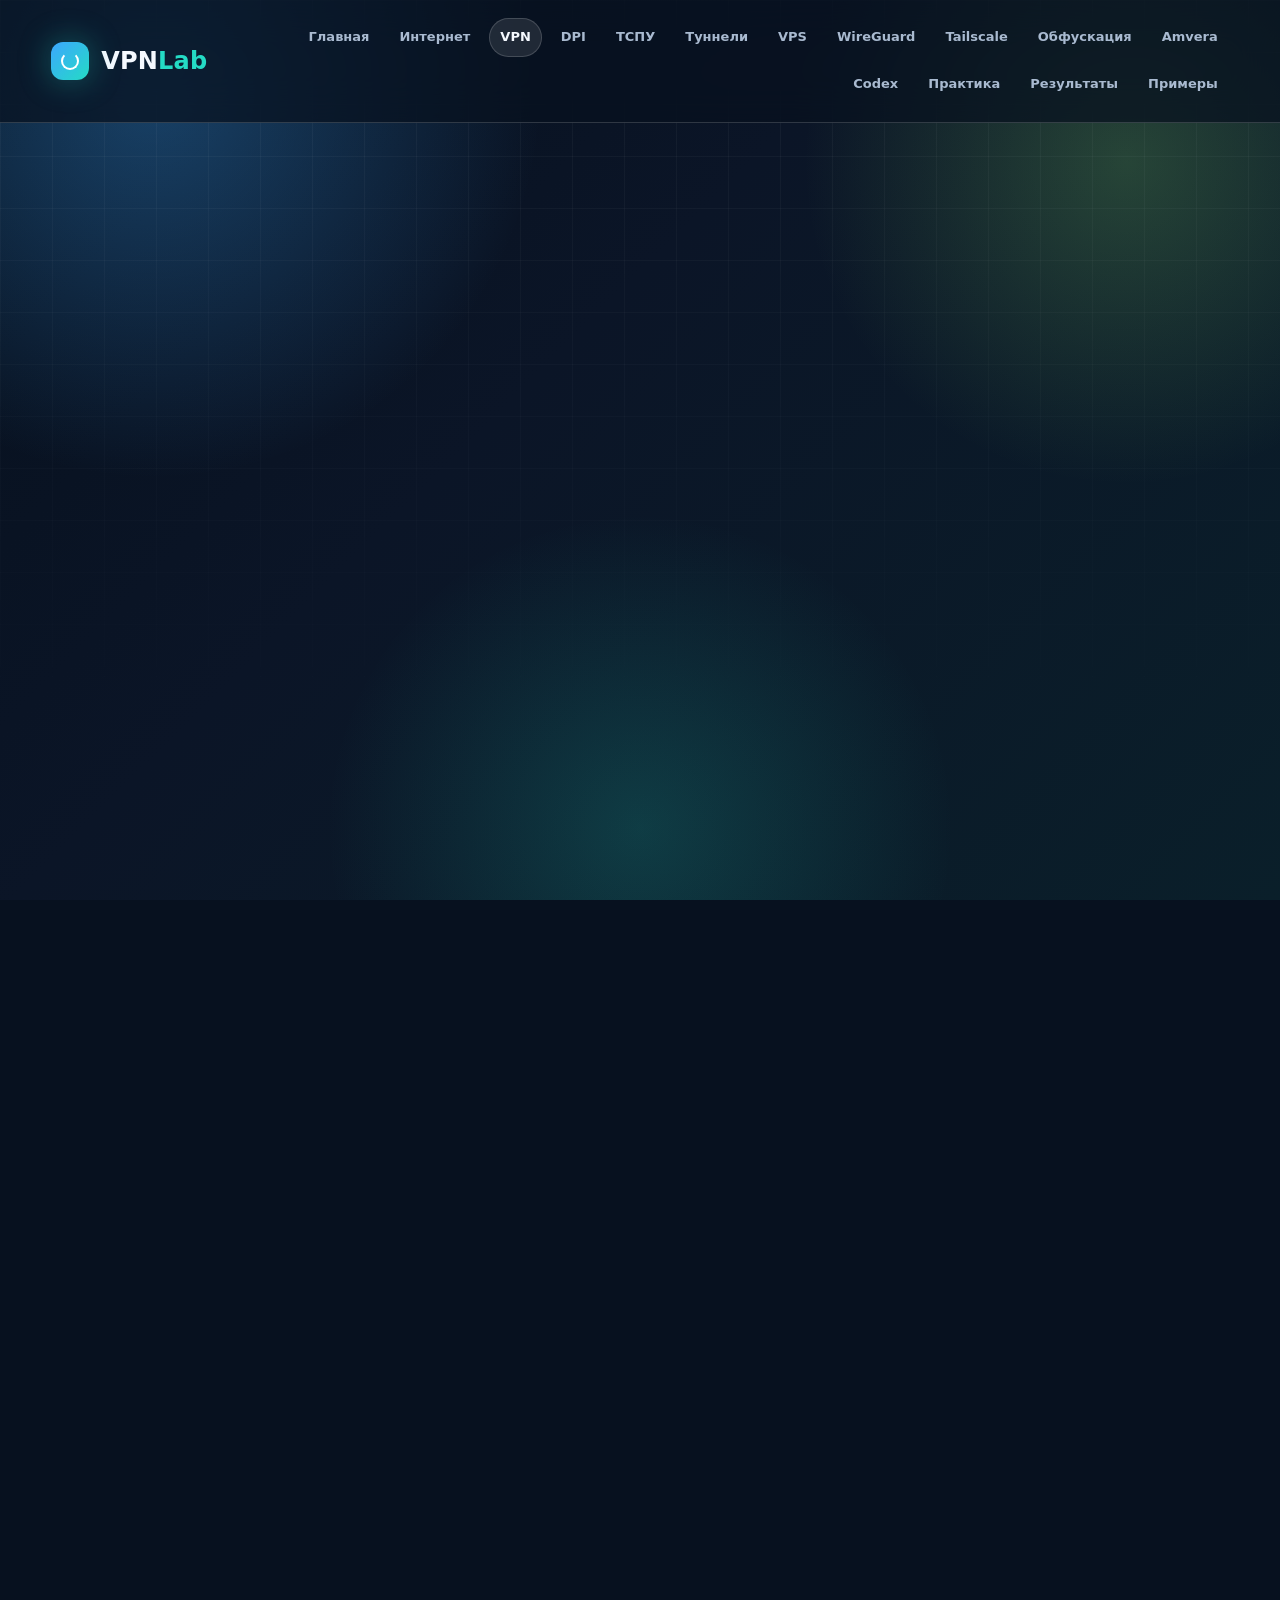
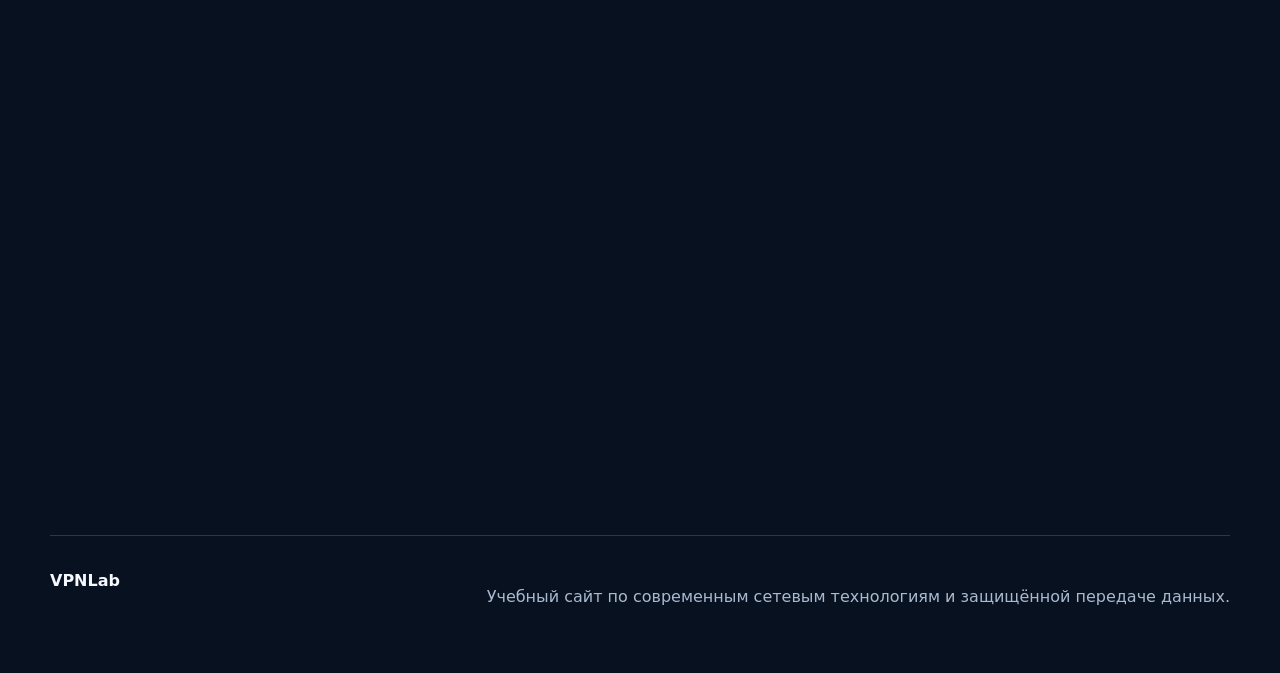
<file: vpn.html>
<!DOCTYPE html>
    <html lang="ru">
    <head>
        <meta charset="UTF-8">
        <meta name="viewport" content="width=device-width, initial-scale=1.0">
        <meta name="description" content="Что такое VPN, зачем он появился и как защищённый туннель меняет путь сетевого трафика.">
        <title>VPN: назначение и работа — VPNLab</title>
        <link rel="icon" href="assets/images/favicon.svg" type="image/svg+xml">
        <link rel="stylesheet" href="assets/css/style.css">
        <script defer src="assets/js/main.js"></script>
    </head>
    <body data-page="vpn">
        <div class="page-bg" aria-hidden="true"></div>

    <header class="site-header">
        <a class="brand" href="index.html" aria-label="На главную">
            <span class="brand-mark"></span>
            <span>VPN<span>Lab</span></span>
        </a>
        <button class="menu-toggle" type="button" aria-label="Открыть меню">
            <span></span><span></span><span></span>
        </button>
        <nav class="nav-links"><a href="index.html" class="">Главная</a>
<a href="internet.html" class="">Интернет</a>
<a href="vpn.html" class="active">VPN</a>
<a href="dpi.html" class="">DPI</a>
<a href="tspu.html" class="">ТСПУ</a>
<a href="tunneling.html" class="">Туннели</a>
<a href="vps.html" class="">VPS</a>
<a href="wireguard.html" class="">WireGuard</a>
<a href="tailscale.html" class="">Tailscale</a>
<a href="obfuscation.html" class="">Обфускация</a>
<a href="amvera.html" class="">Amvera</a>
<a href="codex.html" class="">Codex</a>
<a href="practice.html" class="">Практика</a>
<a href="results.html" class="">Результаты</a>
<a href="examples.html" class="">Примеры</a></nav>
    </header>

        <main>
            <section class="hero">
                <div class="hero-copy reveal">
                    <span class="eyebrow">главы 2–3</span>
                    <h1>VPN: назначение и работа</h1>
                    <p>Что такое VPN, зачем он появился и как защищённый туннель меняет путь сетевого трафика.</p>
                    <div class="hero-actions"><a class="btn primary" href="index.html">К главной</a><a class="btn ghost" href="examples.html">Примеры</a></div>
                </div>
                <div class="hero-art hero-image-card reveal"><img src="assets/images/hero-vpn.png" alt="Изображение раздела VPN: назначение и работа"></div>
            </section>
            <div class="page-pills reveal"><a href="index.html" class="pill-link ">Главная</a><a href="internet.html" class="pill-link ">Интернет</a><a href="vpn.html" class="pill-link active">VPN</a><a href="dpi.html" class="pill-link ">DPI</a><a href="tspu.html" class="pill-link ">ТСПУ</a><a href="tunneling.html" class="pill-link ">Туннели</a><a href="vps.html" class="pill-link ">VPS</a><a href="wireguard.html" class="pill-link ">WireGuard</a><a href="tailscale.html" class="pill-link ">Tailscale</a><a href="obfuscation.html" class="pill-link ">Обфускация</a><a href="amvera.html" class="pill-link ">Amvera</a><a href="codex.html" class="pill-link ">Codex</a><a href="practice.html" class="pill-link ">Практика</a><a href="results.html" class="pill-link ">Результаты</a><a href="examples.html" class="pill-link ">Примеры</a></div>

        <section class="split-section">
            <div class="split-copy reveal">
                <span class="chapter-num">01</span>
                <h2>Зачем появился VPN</h2>
                <p>По мере развития Интернета всё больше данных стало передаваться через публичные сети. Пользователи начали работать удалённо, получать доступ к корпоративным ресурсам, проводить финансовые операции и хранить конфиденциальную информацию в облачных сервисах. В результате возникла серьёзная проблема безопасности.</p>
                <ul class="detail-list"><li>связь теории с практическим применением</li><li>связь теории с практическим применением</li><li>связь теории с практическим применением</li></ul>
            </div>
            <div class="visual-tile reveal">
                <div class="mini-orbit"><span></span><span></span><span></span><span></span></div>
                <p>Зачем появился VPN</p>
            </div>
        </section>


        <section class="split-section reverse">
            <div class="split-copy reveal">
                <span class="chapter-num">02</span>
                <h2>Принцип туннеля</h2>
                <p>Представим обычную ситуацию. Пользователь подключается к общественной сети Wi-Fi в кафе или аэропорту. Без дополнительных средств защиты весь сетевой трафик проходит через инфраструктуру, которая не принадлежит пользователю. Теоретически злоумышленник может попытаться перехватить передаваемые данные, а администратор сети способен видеть значительную часть сетевой активности.</p>
                <ul class="detail-list"><li>защита передаваемой информации</li><li>удобство для пользователя</li><li>связь теории с практическим применением</li></ul>
            </div>
            <div class="visual-tile reveal">
                <div class="mini-orbit"><span></span><span></span><span></span><span></span></div>
                <p>Принцип туннеля</p>
            </div>
        </section>


        <section class="split-section">
            <div class="split-copy reveal">
                <span class="chapter-num">03</span>
                <h2>Что меняется для пользователя</h2>
                <p>Именно для решения подобных задач были разработаны виртуальные частные сети, более известные как VPN.</p>
                <ul class="detail-list"><li>создание защищённого канала</li><li>связь теории с практическим применением</li><li>связь теории с практическим применением</li></ul>
            </div>
            <div class="visual-tile reveal">
                <div class="mini-orbit"><span></span><span></span><span></span><span></span></div>
                <p>Что меняется для пользователя</p>
            </div>
        </section>


        <section class="split-section reverse">
            <div class="split-copy reveal">
                <span class="chapter-num">04</span>
                <h2>Преимущества и ограничения</h2>
                <p>Основная идея VPN заключается в создании защищённого канала связи поверх обычного Интернета. Пользователь подключается не напрямую к сайту или сервису, а сначала устанавливает защищённое соединение с VPN-сервером. После этого весь трафик проходит через данный сервер в зашифрованном виде.</p>
                <ul class="detail-list"><li>создание защищённого канала</li><li>использование серверной инфраструктуры</li><li>защита передаваемой информации</li><li>удобство для пользователя</li></ul>
            </div>
            <div class="visual-tile reveal">
                <div class="mini-orbit"><span></span><span></span><span></span><span></span></div>
                <p>Преимущества и ограничения</p>
            </div>
        </section>


        <section class="split-section">
            <div class="split-copy reveal">
                <span class="chapter-num">05</span>
                <h2>Где применяется</h2>
                <p>Для лучшего понимания можно использовать аналогию с почтовой системой. Представим, что обычный интернет-трафик — это открытка. Любой, кто получает доступ к ней во время доставки, может прочитать содержимое. VPN работает как запечатанный бронированный контейнер, внутри которого находятся все ваши сообщения. Снаружи виден только факт существования контейнера и адрес доставки, но содержимое остаётся недоступным.</p>
                <ul class="detail-list"><li>создание защищённого канала</li><li>связь теории с практическим применением</li><li>связь теории с практическим применением</li></ul>
            </div>
            <div class="visual-tile reveal">
                <div class="mini-orbit"><span></span><span></span><span></span><span></span></div>
                <p>Где применяется</p>
            </div>
        </section>


        <section class="split-section reverse">
            <div class="split-copy reveal">
                <span class="chapter-num">06</span>
                <h2>Практическое значение</h2>
                <p>Первые VPN-технологии появились ещё в 1990-х годах. Изначально они использовались крупными компаниями для организации удалённого доступа сотрудников к корпоративным сетям. Это позволяло работникам безопасно подключаться к офисным ресурсам из дома или командировки.</p>
                <ul class="detail-list"><li>создание защищённого канала</li><li>связь теории с практическим применением</li><li>связь теории с практическим применением</li></ul>
            </div>
            <div class="visual-tile reveal">
                <div class="mini-orbit"><span></span><span></span><span></span><span></span></div>
                <p>Практическое значение</p>
            </div>
        </section>


        </main>
        <footer><span>VPNLab</span><p>Учебный сайт по современным сетевым технологиям и защищённой передаче данных.</p></footer>
    </body>
    </html>
</file>
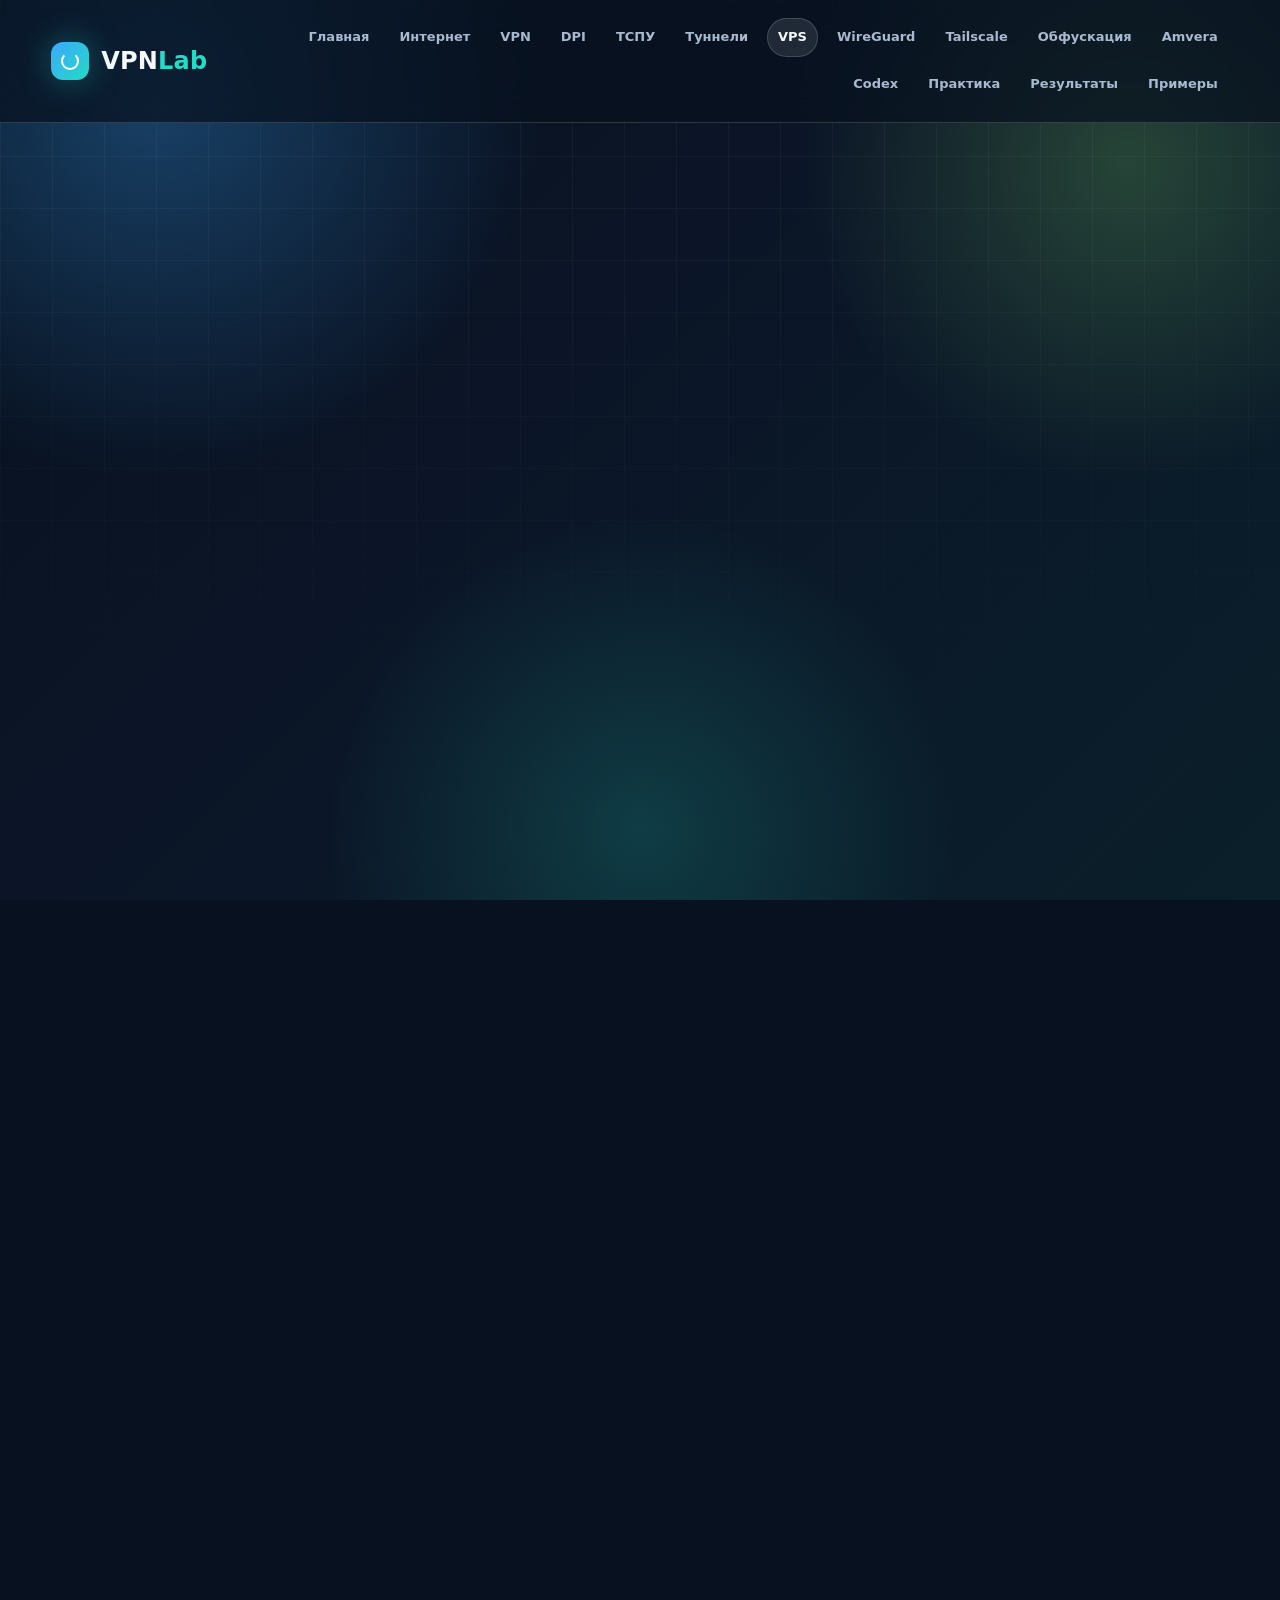
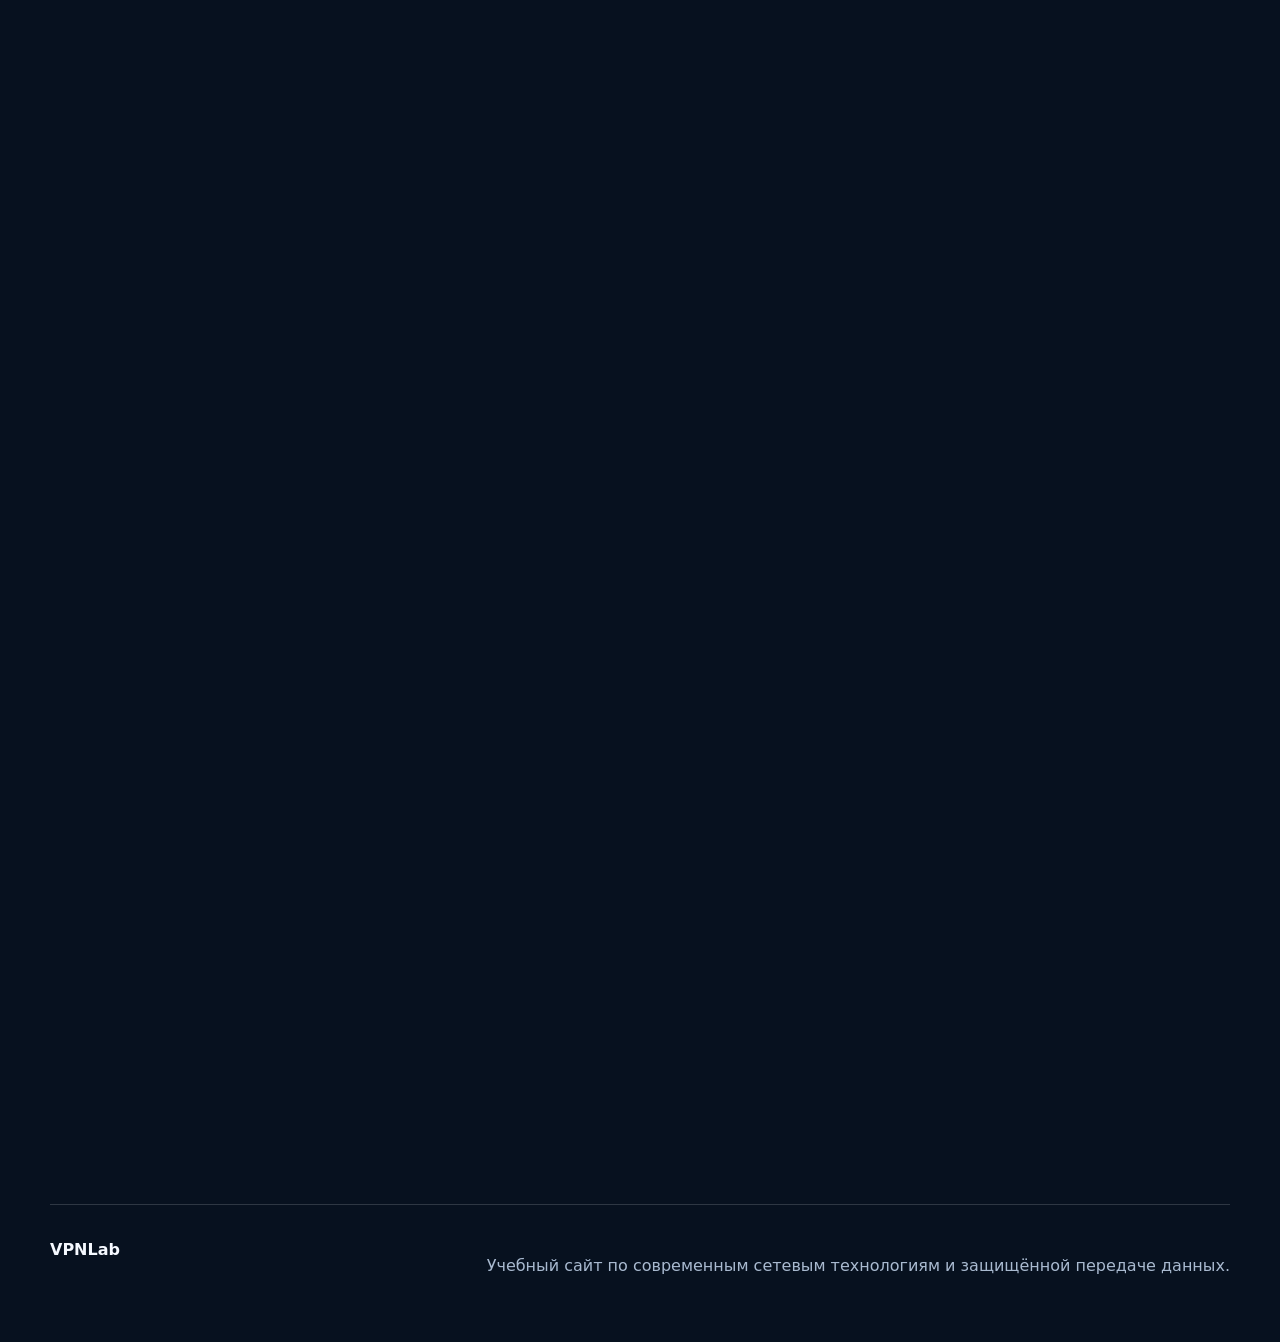
<file: vps.html>
<!DOCTYPE html>
    <html lang="ru">
    <head>
        <meta charset="UTF-8">
        <meta name="viewport" content="width=device-width, initial-scale=1.0">
        <meta name="description" content="Виртуальные серверы как основа для сайтов, VPN, ботов, удалённого доступа и экспериментов.">
        <title>VPS — VPNLab</title>
        <link rel="icon" href="assets/images/favicon.svg" type="image/svg+xml">
        <link rel="stylesheet" href="assets/css/style.css">
        <script defer src="assets/js/main.js"></script>
    </head>
    <body data-page="vps">
        <div class="page-bg" aria-hidden="true"></div>

    <header class="site-header">
        <a class="brand" href="index.html" aria-label="На главную">
            <span class="brand-mark"></span>
            <span>VPN<span>Lab</span></span>
        </a>
        <button class="menu-toggle" type="button" aria-label="Открыть меню">
            <span></span><span></span><span></span>
        </button>
        <nav class="nav-links"><a href="index.html" class="">Главная</a>
<a href="internet.html" class="">Интернет</a>
<a href="vpn.html" class="">VPN</a>
<a href="dpi.html" class="">DPI</a>
<a href="tspu.html" class="">ТСПУ</a>
<a href="tunneling.html" class="">Туннели</a>
<a href="vps.html" class="active">VPS</a>
<a href="wireguard.html" class="">WireGuard</a>
<a href="tailscale.html" class="">Tailscale</a>
<a href="obfuscation.html" class="">Обфускация</a>
<a href="amvera.html" class="">Amvera</a>
<a href="codex.html" class="">Codex</a>
<a href="practice.html" class="">Практика</a>
<a href="results.html" class="">Результаты</a>
<a href="examples.html" class="">Примеры</a></nav>
    </header>

        <main>
            <section class="hero">
                <div class="hero-copy reveal">
                    <span class="eyebrow">глава 7</span>
                    <h1>VPS</h1>
                    <p>Виртуальные серверы как основа для сайтов, VPN, ботов, удалённого доступа и экспериментов.</p>
                    <div class="hero-actions"><a class="btn primary" href="index.html">К главной</a><a class="btn ghost" href="examples.html">Примеры</a></div>
                </div>
                <div class="hero-art hero-image-card reveal"><img src="assets/images/hero-vps.png" alt="Изображение раздела VPS"></div>
            </section>
            <div class="page-pills reveal"><a href="index.html" class="pill-link ">Главная</a><a href="internet.html" class="pill-link ">Интернет</a><a href="vpn.html" class="pill-link ">VPN</a><a href="dpi.html" class="pill-link ">DPI</a><a href="tspu.html" class="pill-link ">ТСПУ</a><a href="tunneling.html" class="pill-link ">Туннели</a><a href="vps.html" class="pill-link active">VPS</a><a href="wireguard.html" class="pill-link ">WireGuard</a><a href="tailscale.html" class="pill-link ">Tailscale</a><a href="obfuscation.html" class="pill-link ">Обфускация</a><a href="amvera.html" class="pill-link ">Amvera</a><a href="codex.html" class="pill-link ">Codex</a><a href="practice.html" class="pill-link ">Практика</a><a href="results.html" class="pill-link ">Результаты</a><a href="examples.html" class="pill-link ">Примеры</a></div>

        <section class="split-section">
            <div class="split-copy reveal">
                <span class="chapter-num">01</span>
                <h2>Что такое VPS</h2>
                <p>Аббревиатура VPS расшифровывается как Virtual Private Server — виртуальный частный сервер.</p>
                <ul class="detail-list"><li>использование серверной инфраструктуры</li><li>защита передаваемой информации</li><li>связь теории с практическим применением</li></ul>
            </div>
            <div class="visual-tile reveal">
                <div class="mini-orbit"><span></span><span></span><span></span><span></span></div>
                <p>Что такое VPS</p>
            </div>
        </section>


        <section class="split-section reverse">
            <div class="split-copy reveal">
                <span class="chapter-num">02</span>
                <h2>Почему это удобно</h2>
                <p>* собственные комнаты; * собственный доступ; * собственные ресурсы; * собственных жильцов.</p>
                <ul class="detail-list"><li>связь теории с практическим применением</li><li>связь теории с практическим применением</li><li>связь теории с практическим применением</li></ul>
            </div>
            <div class="visual-tile reveal">
                <div class="mini-orbit"><span></span><span></span><span></span><span></span></div>
                <p>Почему это удобно</p>
            </div>
        </section>


        <section class="split-section">
            <div class="split-copy reveal">
                <span class="chapter-num">03</span>
                <h2>Где используется</h2>
                <p>Один мощный физический сервер разделяется на несколько независимых виртуальных машин.</p>
                <ul class="detail-list"><li>использование серверной инфраструктуры</li><li>связь теории с практическим применением</li><li>связь теории с практическим применением</li></ul>
            </div>
            <div class="visual-tile reveal">
                <div class="mini-orbit"><span></span><span></span><span></span><span></span></div>
                <p>Где используется</p>
            </div>
        </section>


        <section class="split-section reverse">
            <div class="split-copy reveal">
                <span class="chapter-num">04</span>
                <h2>Плюсы и минусы</h2>
                <p>* собственную операционную систему; * оперативную память; * процессорные ресурсы; * дисковое пространство; * сетевые интерфейсы.</p>
                <ul class="detail-list"><li>связь теории с практическим применением</li><li>связь теории с практическим применением</li><li>связь теории с практическим применением</li></ul>
            </div>
            <div class="visual-tile reveal">
                <div class="mini-orbit"><span></span><span></span><span></span><span></span></div>
                <p>Плюсы и минусы</p>
            </div>
        </section>


        <section class="split-section">
            <div class="split-copy reveal">
                <span class="chapter-num">05</span>
                <h2>Практическое значение</h2>
                <p>На него можно устанавливать программы, создавать базы данных, запускать сайты и настраивать сетевые сервисы.</p>
                <ul class="detail-list"><li>связь теории с практическим применением</li><li>связь теории с практическим применением</li><li>связь теории с практическим применением</li></ul>
            </div>
            <div class="visual-tile reveal">
                <div class="mini-orbit"><span></span><span></span><span></span><span></span></div>
                <p>Практическое значение</p>
            </div>
        </section>


        <section class="split-section reverse">
            <div class="split-copy reveal">
                <span class="chapter-num">06</span>
                <h2>Практическое значение</h2>
                <p>* сайты; * интернет-магазины; * игровые серверы; * базы данных; * API; * вебхуки; * VPN-сервисы; * системы мониторинга; * корпоративные приложения.</p>
                <ul class="detail-list"><li>создание защищённого канала</li><li>использование серверной инфраструктуры</li><li>связь теории с практическим применением</li></ul>
            </div>
            <div class="visual-tile reveal">
                <div class="mini-orbit"><span></span><span></span><span></span><span></span></div>
                <p>Практическое значение</p>
            </div>
        </section>


        </main>
        <footer><span>VPNLab</span><p>Учебный сайт по современным сетевым технологиям и защищённой передаче данных.</p></footer>
    </body>
    </html>
</file>
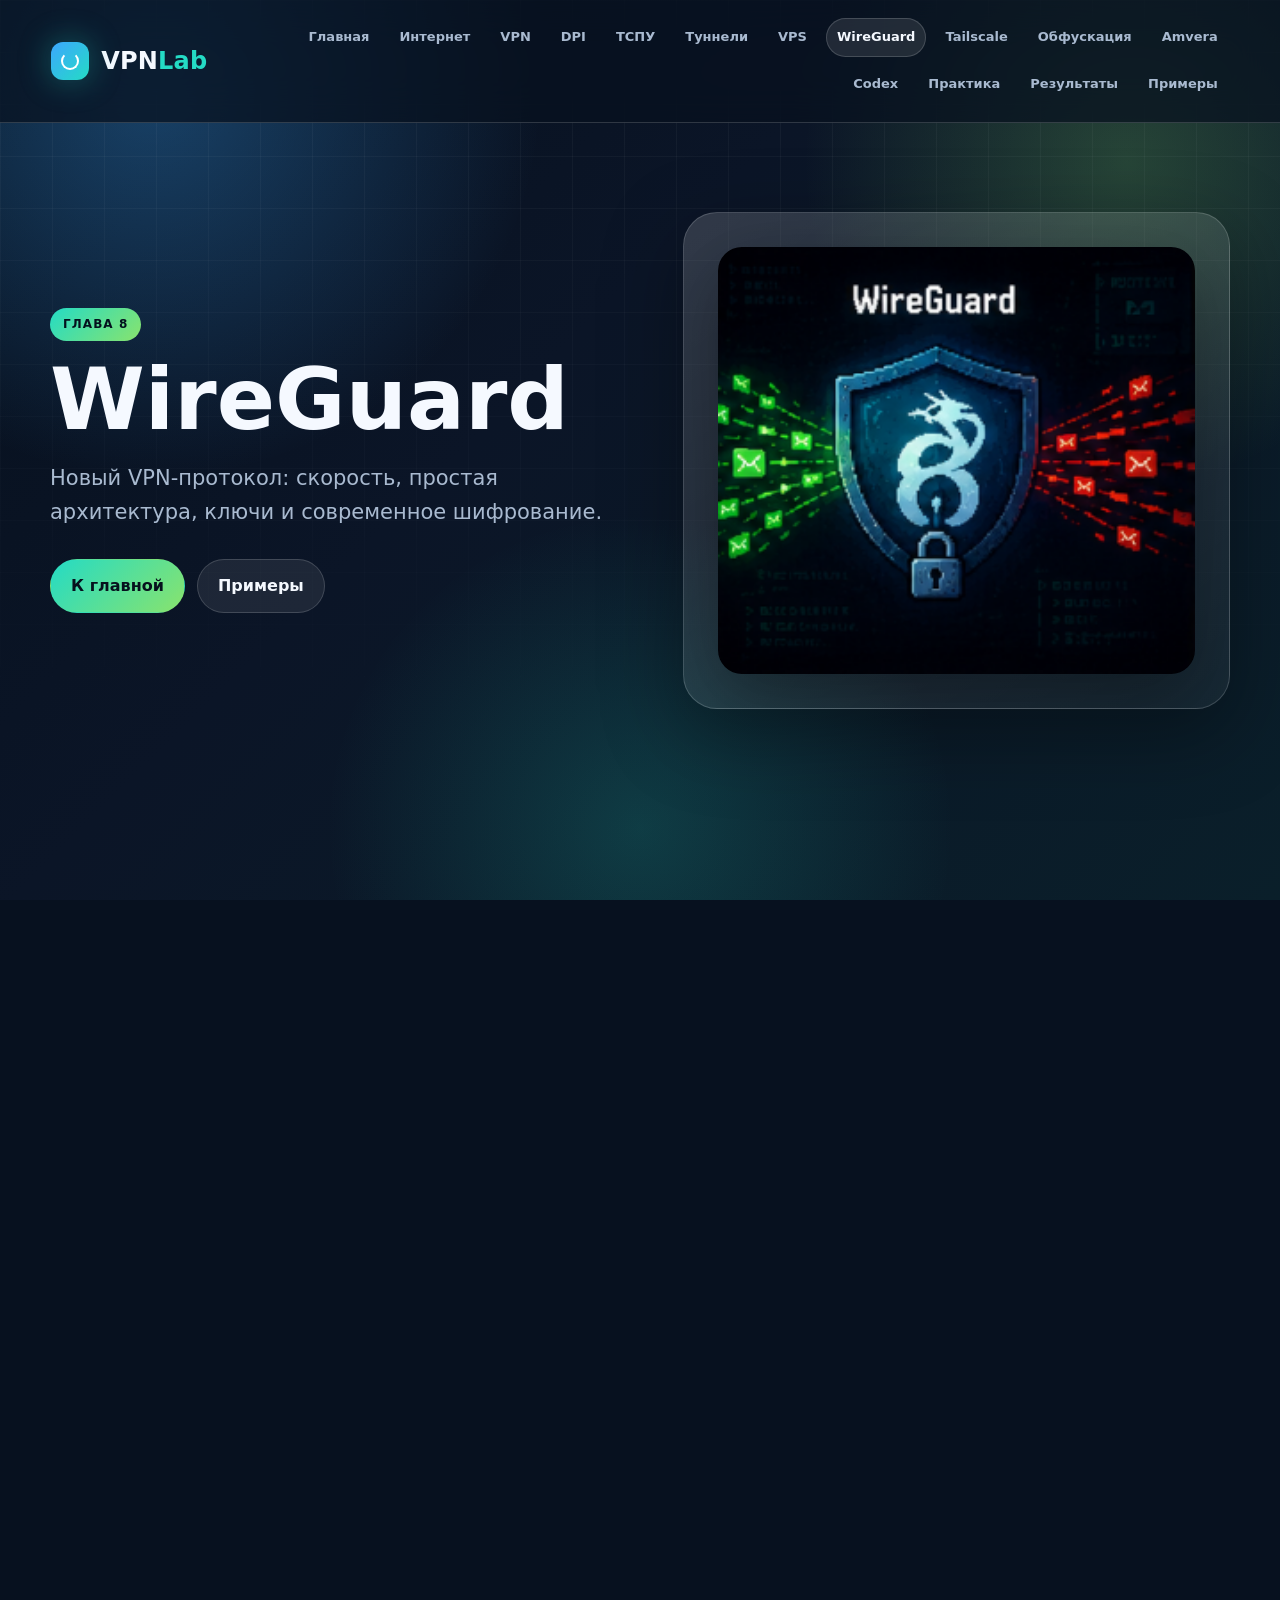
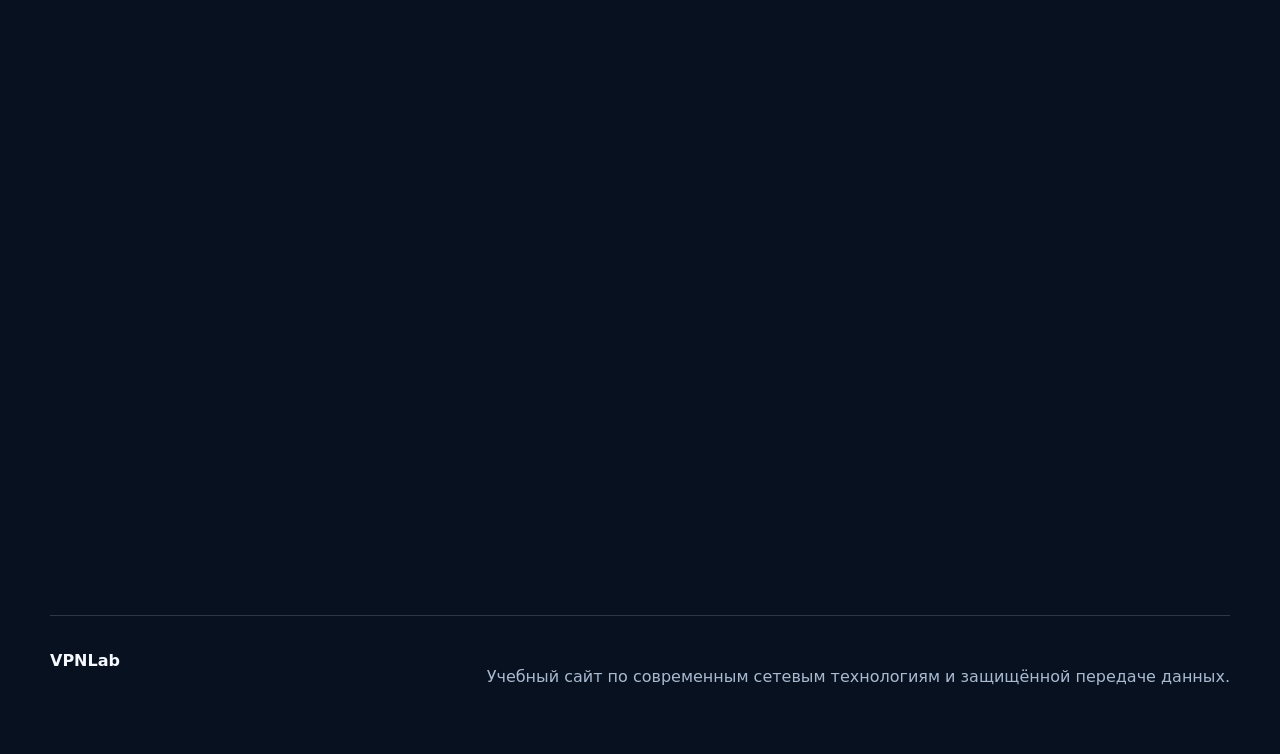
<file: wireguard.html>
<!DOCTYPE html>
    <html lang="ru">
    <head>
        <meta charset="UTF-8">
        <meta name="viewport" content="width=device-width, initial-scale=1.0">
        <meta name="description" content="Новый VPN-протокол: скорость, простая архитектура, ключи и современное шифрование.">
        <title>WireGuard — VPNLab</title>
        <link rel="icon" href="assets/images/favicon.svg" type="image/svg+xml">
        <link rel="stylesheet" href="assets/css/style.css">
        <script defer src="assets/js/main.js"></script>
    </head>
    <body data-page="wireguard">
        <div class="page-bg" aria-hidden="true"></div>

    <header class="site-header">
        <a class="brand" href="index.html" aria-label="На главную">
            <span class="brand-mark"></span>
            <span>VPN<span>Lab</span></span>
        </a>
        <button class="menu-toggle" type="button" aria-label="Открыть меню">
            <span></span><span></span><span></span>
        </button>
        <nav class="nav-links"><a href="index.html" class="">Главная</a>
<a href="internet.html" class="">Интернет</a>
<a href="vpn.html" class="">VPN</a>
<a href="dpi.html" class="">DPI</a>
<a href="tspu.html" class="">ТСПУ</a>
<a href="tunneling.html" class="">Туннели</a>
<a href="vps.html" class="">VPS</a>
<a href="wireguard.html" class="active">WireGuard</a>
<a href="tailscale.html" class="">Tailscale</a>
<a href="obfuscation.html" class="">Обфускация</a>
<a href="amvera.html" class="">Amvera</a>
<a href="codex.html" class="">Codex</a>
<a href="practice.html" class="">Практика</a>
<a href="results.html" class="">Результаты</a>
<a href="examples.html" class="">Примеры</a></nav>
    </header>

        <main>
            <section class="hero">
                <div class="hero-copy reveal">
                    <span class="eyebrow">глава 8</span>
                    <h1>WireGuard</h1>
                    <p>Новый VPN-протокол: скорость, простая архитектура, ключи и современное шифрование.</p>
                    <div class="hero-actions"><a class="btn primary" href="index.html">К главной</a><a class="btn ghost" href="examples.html">Примеры</a></div>
                </div>
                <div class="hero-art hero-image-card reveal"><img src="assets/images/hero-wireguard.png" alt="Изображение раздела WireGuard"></div>
            </section>
            <div class="page-pills reveal"><a href="index.html" class="pill-link ">Главная</a><a href="internet.html" class="pill-link ">Интернет</a><a href="vpn.html" class="pill-link ">VPN</a><a href="dpi.html" class="pill-link ">DPI</a><a href="tspu.html" class="pill-link ">ТСПУ</a><a href="tunneling.html" class="pill-link ">Туннели</a><a href="vps.html" class="pill-link ">VPS</a><a href="wireguard.html" class="pill-link active">WireGuard</a><a href="tailscale.html" class="pill-link ">Tailscale</a><a href="obfuscation.html" class="pill-link ">Обфускация</a><a href="amvera.html" class="pill-link ">Amvera</a><a href="codex.html" class="pill-link ">Codex</a><a href="practice.html" class="pill-link ">Практика</a><a href="results.html" class="pill-link ">Результаты</a><a href="examples.html" class="pill-link ">Примеры</a></div>

        <section class="split-section">
            <div class="split-copy reveal">
                <span class="chapter-num">01</span>
                <h2>Идея протокола</h2>
                <p>Эти решения обеспечивали высокий уровень безопасности, однако постепенно начали проявляться их недостатки.</p>
                <ul class="detail-list"><li>связь теории с практическим применением</li><li>связь теории с практическим применением</li><li>связь теории с практическим применением</li></ul>
            </div>
            <div class="visual-tile reveal">
                <div class="mini-orbit"><span></span><span></span><span></span><span></span></div>
                <p>Идея протокола</p>
            </div>
        </section>


        <section class="split-section reverse">
            <div class="split-copy reveal">
                <span class="chapter-num">02</span>
                <h2>Ключи и шифрование</h2>
                <p>Одним из важнейших преимуществ WireGuard является использование современных криптографических алгоритмов.</p>
                <ul class="detail-list"><li>связь теории с практическим применением</li><li>связь теории с практическим применением</li><li>связь теории с практическим применением</li></ul>
            </div>
            <div class="visual-tile reveal">
                <div class="mini-orbit"><span></span><span></span><span></span><span></span></div>
                <p>Ключи и шифрование</p>
            </div>
        </section>


        <section class="split-section">
            <div class="split-copy reveal">
                <span class="chapter-num">03</span>
                <h2>Скорость и простота</h2>
                <p>Однако их значение заключается в том, что WireGuard использует современные и проверенные механизмы защиты данных.</p>
                <ul class="detail-list"><li>защита передаваемой информации</li><li>связь теории с практическим применением</li><li>связь теории с практическим применением</li></ul>
            </div>
            <div class="visual-tile reveal">
                <div class="mini-orbit"><span></span><span></span><span></span><span></span></div>
                <p>Скорость и простота</p>
            </div>
        </section>


        <section class="split-section reverse">
            <div class="split-copy reveal">
                <span class="chapter-num">04</span>
                <h2>Практическая ценность</h2>
                <p>Например, смартфон может быстро переключаться между Wi-Fi и мобильным Интернетом, практически не разрывая защищённое соединение.</p>
                <ul class="detail-list"><li>связь теории с практическим применением</li><li>связь теории с практическим применением</li><li>связь теории с практическим применением</li></ul>
            </div>
            <div class="visual-tile reveal">
                <div class="mini-orbit"><span></span><span></span><span></span><span></span></div>
                <p>Практическая ценность</p>
            </div>
        </section>


        <section class="split-section">
            <div class="split-copy reveal">
                <span class="chapter-num">05</span>
                <h2>Практическое значение</h2>
                <p>Именно на его основе построены многие современные решения, включая систему Tailscale, которая будет рассмотрена далее.</p>
                <ul class="detail-list"><li>связь теории с практическим применением</li><li>связь теории с практическим применением</li><li>связь теории с практическим применением</li></ul>
            </div>
            <div class="visual-tile reveal">
                <div class="mini-orbit"><span></span><span></span><span></span><span></span></div>
                <p>Практическое значение</p>
            </div>
        </section>


        </main>
        <footer><span>VPNLab</span><p>Учебный сайт по современным сетевым технологиям и защищённой передаче данных.</p></footer>
    </body>
    </html>
</file>
<file: assets/css/style.css>
:root {
    --bg: #07111f;
    --bg-soft: #0d1b2e;
    --surface: rgba(255, 255, 255, .08);
    --surface-strong: rgba(255, 255, 255, .14);
    --text: #f5f9ff;
    --muted: #a9bad0;
    --line: rgba(255, 255, 255, .16);
    --blue: #3ca7ff;
    --cyan: #24dbc5;
    --green: #89e36d;
    --orange: #ffb15f;
    --danger: #ff6f8b;
    --shadow: 0 24px 80px rgba(0, 0, 0, .35);
}

* { box-sizing: border-box; }
html { scroll-behavior: smooth; }
body {
    margin: 0;
    min-height: 100vh;
    font-family: Inter, ui-sans-serif, system-ui, -apple-system, BlinkMacSystemFont, "Segoe UI", sans-serif;
    background: var(--bg);
    color: var(--text);
    line-height: 1.6;
    overflow-x: hidden;
}

.page-bg {
    position: fixed;
    inset: 0;
    z-index: -2;
    background:
        radial-gradient(circle at 12% 10%, rgba(60, 167, 255, .32), transparent 28%),
        radial-gradient(circle at 88% 18%, rgba(137, 227, 109, .22), transparent 24%),
        radial-gradient(circle at 50% 92%, rgba(36, 219, 197, .18), transparent 30%),
        linear-gradient(135deg, #06101d, #0b1527 42%, #0a1f2a);
}
.page-bg::after {
    content: "";
    position: absolute;
    inset: 0;
    background-image:
        linear-gradient(rgba(255,255,255,.05) 1px, transparent 1px),
        linear-gradient(90deg, rgba(255,255,255,.05) 1px, transparent 1px);
    background-size: 52px 52px;
    mask-image: linear-gradient(to bottom, rgba(0,0,0,.9), transparent 85%);
}

a { color: inherit; }
.site-header {
    position: sticky;
    top: 0;
    z-index: 20;
    display: flex;
    align-items: center;
    justify-content: space-between;
    gap: 24px;
    padding: 18px clamp(18px, 4vw, 56px);
    background: rgba(7, 17, 31, .72);
    border-bottom: 1px solid var(--line);
    backdrop-filter: blur(22px);
}
.brand {
    display: inline-flex;
    align-items: center;
    gap: 12px;
    text-decoration: none;
    font-weight: 900;
    font-size: 24px;
    letter-spacing: .2px;
}
.brand span span { color: var(--cyan); }
.brand-mark {
    width: 38px;
    height: 38px;
    border-radius: 12px;
    background: linear-gradient(135deg, var(--blue), var(--cyan));
    box-shadow: 0 0 32px rgba(36, 219, 197, .35);
    position: relative;
}
.brand-mark::after {
    content: "";
    position: absolute;
    inset: 10px;
    border: 2px solid white;
    border-top-color: transparent;
    border-radius: 50%;
}
.nav-links {
    display: flex;
    align-items: center;
    gap: 8px;
    flex-wrap: wrap;
}
.nav-links a, .pill-link {
    text-decoration: none;
    color: var(--muted);
    padding: 9px 13px;
    border: 1px solid transparent;
    border-radius: 999px;
    font-weight: 700;
    font-size: 14px;
    transition: .25s ease;
}
.nav-links a:hover, .nav-links a.active, .pill-link:hover, .pill-link.active {
    color: var(--text);
    background: rgba(255,255,255,.1);
    border-color: var(--line);
}
.menu-toggle { display: none; }

main {
    width: min(1180px, calc(100% - 36px));
    margin: 0 auto;
}
.hero {
    min-height: 650px;
    display: grid;
    grid-template-columns: minmax(0, 1.02fr) minmax(360px, .98fr);
    gap: clamp(28px, 5vw, 72px);
    align-items: center;
    padding: 74px 0 48px;
}
.eyebrow, .section-kicker, .conclusion-band span {
    display: inline-flex;
    width: fit-content;
    color: #04111e;
    background: linear-gradient(135deg, var(--cyan), var(--green));
    border-radius: 999px;
    padding: 7px 13px;
    font-size: 12px;
    font-weight: 900;
    text-transform: uppercase;
    letter-spacing: .09em;
}
.hero h1 {
    margin: 18px 0;
    font-size: clamp(44px, 7vw, 86px);
    line-height: .95;
    letter-spacing: 0;
}
.hero p {
    max-width: 690px;
    color: var(--muted);
    font-size: clamp(17px, 2vw, 21px);
}
.hero-actions {
    display: flex;
    gap: 12px;
    flex-wrap: wrap;
    margin-top: 30px;
}
.btn {
    display: inline-flex;
    align-items: center;
    justify-content: center;
    min-height: 48px;
    padding: 13px 20px;
    border-radius: 999px;
    text-decoration: none;
    font-weight: 900;
    border: 1px solid var(--line);
    transition: .25s ease;
}
.btn.primary {
    color: #06101d;
    background: linear-gradient(135deg, var(--cyan), var(--green));
    border-color: transparent;
}
.btn.ghost { background: rgba(255,255,255,.08); }
.btn:hover { transform: translateY(-3px); box-shadow: var(--shadow); }

.hero-art {
    min-height: 430px;
    border-radius: 34px;
    background: linear-gradient(145deg, rgba(255,255,255,.16), rgba(255,255,255,.05));
    border: 1px solid var(--line);
    box-shadow: var(--shadow);
    display: grid;
    place-items: center;
    padding: clamp(16px, 3vw, 34px);
    position: relative;
    overflow: hidden;
}
.hero-art::before {
    content: "";
    position: absolute;
    width: 74%;
    aspect-ratio: 1;
    background: radial-gradient(circle, rgba(60,167,255,.34), transparent 68%);
    animation: pulse 5s ease-in-out infinite;
}
.hero-art img {
    width: min(100%, 560px);
    height: auto;
    position: relative;
    filter: drop-shadow(0 24px 36px rgba(0,0,0,.36));
    animation: float 5.5s ease-in-out infinite;
}

.page-pills {
    display: flex;
    flex-wrap: wrap;
    gap: 8px;
    padding: 18px;
    border: 1px solid var(--line);
    border-radius: 24px;
    background: rgba(255,255,255,.06);
    margin-bottom: 34px;
}
.section { padding: 56px 0; }
.section-heading { text-align: center; max-width: 720px; margin: 0 auto 30px; }
.section-heading h2, .split-copy h2, .conclusion-band h2 {
    font-size: clamp(30px, 4vw, 50px);
    line-height: 1.05;
    margin: 14px 0;
    letter-spacing: 0;
}
.topic-grid {
    display: grid;
    grid-template-columns: repeat(4, minmax(0, 1fr));
    gap: 16px;
}
.topic-card {
    min-height: 245px;
    position: relative;
    overflow: hidden;
    padding: 24px;
    border: 1px solid var(--line);
    border-radius: 28px;
    background: rgba(255,255,255,.08);
    text-decoration: none;
    box-shadow: 0 18px 60px rgba(0,0,0,.18);
    transition: .3s ease;
}
.topic-card::after {
    content: "";
    position: absolute;
    inset: auto -20% -40% 20%;
    height: 120px;
    background: radial-gradient(circle, rgba(36,219,197,.34), transparent 68%);
}
.topic-card h3 { font-size: 23px; margin: 26px 0 10px; }
.topic-card p { color: var(--muted); margin: 0 0 18px; }
.topic-card b { color: var(--cyan); }
.topic-card:hover { transform: translateY(-8px); border-color: rgba(36,219,197,.5); }
.card-line {
    position: absolute;
    top: 24px;
    left: 24px;
    width: 58px;
    height: 5px;
    border-radius: 99px;
    background: linear-gradient(90deg, var(--blue), var(--cyan), var(--green));
}

.split-section {
    min-height: 560px;
    display: grid;
    grid-template-columns: .95fr 1.05fr;
    gap: clamp(24px, 5vw, 70px);
    align-items: center;
    padding: 62px 0;
}
.split-section.reverse { grid-template-columns: 1.05fr .95fr; }
.split-section.reverse .split-copy { order: 2; }
.chapter-num {
    color: var(--cyan);
    font-weight: 900;
    letter-spacing: .14em;
}
.split-copy {
    padding: clamp(22px, 4vw, 40px);
    border: 1px solid var(--line);
    border-radius: 30px;
    background: rgba(255,255,255,.075);
    box-shadow: var(--shadow);
}
.split-copy p {
    color: var(--muted);
    font-size: 18px;
    margin: 0;
}
.visual-tile {
    min-height: 370px;
    border-radius: 36px;
    border: 1px solid var(--line);
    background:
        linear-gradient(135deg, rgba(60,167,255,.16), rgba(137,227,109,.08)),
        rgba(255,255,255,.07);
    position: relative;
    display: grid;
    place-items: center;
    overflow: hidden;
}
.visual-tile p {
    position: relative;
    z-index: 2;
    max-width: 320px;
    text-align: center;
    font-size: 28px;
    font-weight: 900;
}
.mini-orbit {
    position: absolute;
    width: 260px;
    aspect-ratio: 1;
    border: 1px solid rgba(255,255,255,.16);
    border-radius: 50%;
    animation: spin 18s linear infinite;
}
.mini-orbit::before, .mini-orbit::after {
    content: "";
    position: absolute;
    inset: 48px;
    border: 1px dashed rgba(255,255,255,.18);
    border-radius: 50%;
}
.mini-orbit span {
    position: absolute;
    width: 18px;
    height: 18px;
    border-radius: 50%;
    background: var(--cyan);
    box-shadow: 0 0 22px rgba(36,219,197,.7);
}
.mini-orbit span:nth-child(1) { top: -9px; left: 50%; }
.mini-orbit span:nth-child(2) { right: -9px; top: 50%; background: var(--green); }
.mini-orbit span:nth-child(3) { bottom: -9px; left: 50%; background: var(--blue); }
.mini-orbit span:nth-child(4) { left: -9px; top: 50%; background: var(--orange); }

.conclusion-band {
    margin: 60px 0;
    padding: clamp(28px, 5vw, 54px);
    border-radius: 34px;
    border: 1px solid var(--line);
    background:
        linear-gradient(135deg, rgba(36,219,197,.18), rgba(60,167,255,.12)),
        rgba(255,255,255,.08);
    display: flex;
    justify-content: space-between;
    gap: 28px;
    align-items: center;
}
.conclusion-band div { max-width: 760px; }
.conclusion-band p { color: var(--muted); font-size: 18px; margin: 0; }

footer {
    width: min(1180px, calc(100% - 36px));
    margin: 0 auto;
    padding: 32px 0 48px;
    border-top: 1px solid var(--line);
    color: var(--muted);
    display: flex;
    justify-content: space-between;
    gap: 18px;
}
footer span { color: var(--text); font-weight: 900; }

.reveal {
    opacity: 0;
    transform: translateY(42px) scale(.98);
    filter: blur(8px);
    transition: opacity .75s ease, transform .75s cubic-bezier(.2,.8,.2,1), filter .75s ease;
}
.reveal.is-visible {
    opacity: 1;
    transform: translateY(0) scale(1);
    filter: blur(0);
}
.split-section.reverse .reveal:not(.is-visible) { transform: translateX(52px) scale(.98); }
.split-section:not(.reverse) .reveal:not(.is-visible) { transform: translateX(-52px) scale(.98); }

@keyframes float {
    0%, 100% { transform: translateY(0) rotate(-1deg); }
    50% { transform: translateY(-16px) rotate(1deg); }
}
@keyframes pulse {
    0%, 100% { transform: scale(.9); opacity: .7; }
    50% { transform: scale(1.12); opacity: 1; }
}
@keyframes spin { to { transform: rotate(360deg); } }

@media (max-width: 980px) {
    .menu-toggle {
        display: inline-grid;
        gap: 4px;
        width: 44px;
        height: 44px;
        place-content: center;
        border: 1px solid var(--line);
        border-radius: 14px;
        background: rgba(255,255,255,.08);
    }
    .menu-toggle span {
        display: block;
        width: 20px;
        height: 2px;
        background: var(--text);
    }
    .nav-links {
        display: none;
        width: 100%;
        padding-top: 12px;
    }
    .nav-links.open { display: flex; }
    .hero, .split-section, .split-section.reverse {
        grid-template-columns: 1fr;
        min-height: auto;
    }
    .split-section.reverse .split-copy { order: initial; }
    .topic-grid { grid-template-columns: repeat(2, minmax(0, 1fr)); }
    .conclusion-band, footer { flex-direction: column; align-items: flex-start; }
}
@media (max-width: 620px) {
    main, footer { width: min(100% - 24px, 1180px); }
    .site-header { padding: 14px 12px; }
    .hero { padding-top: 44px; }
    .hero-art { min-height: 300px; border-radius: 24px; }
    .topic-grid { grid-template-columns: 1fr; }
    .split-copy, .visual-tile, .conclusion-band { border-radius: 24px; }
    .visual-tile { min-height: 280px; }
}


.expanded-grid { grid-template-columns: repeat(3, minmax(0, 1fr)); }
.detail-list {
    margin: 18px 0 0;
    padding-left: 20px;
    color: #d9e8f7;
}
.detail-list li { margin: 8px 0; }
.intro-panel {
    display: grid;
    grid-template-columns: 150px 1fr;
    gap: 22px;
    padding: clamp(24px,4vw,42px);
    border: 1px solid var(--line);
    border-radius: 32px;
    background: rgba(255,255,255,.075);
    box-shadow: var(--shadow);
    margin: 46px 0;
}
.intro-panel p {
    margin: 0 0 14px;
    color: var(--muted);
    font-size: 18px;
}
.hero-art.hero-image-card::before {
    opacity: .35;
}
.hero-art.hero-image-card img {
    width: 100%;
    max-width: 100%;
    max-height: 440px;
    height: auto;
    object-fit: contain;
    border-radius: 24px;
    image-rendering: auto;
}
.subtitle {
    color: var(--muted);
    max-width: 760px;
    margin: 0 auto;
}
.practice-image-grid {
    display: grid;
    grid-template-columns: 1fr;
    gap: 28px;
}
.practice-shot {
    margin: 0;
    overflow: hidden;
    border: 1px solid var(--line);
    border-radius: 30px;
    background: rgba(255,255,255,.075);
    box-shadow: var(--shadow);
}
.practice-shot img {
    width: 100%;
    display: block;
    background: white;
}
.practice-shot figcaption {
    padding: 18px 22px;
    color: var(--muted);
    font-weight: 700;
}
.nav-links { max-width: 1020px; justify-content: flex-end; }
.nav-links a { padding: 8px 10px; font-size: 13px; }
@media (max-width: 980px) {
    .expanded-grid { grid-template-columns: repeat(2, minmax(0, 1fr)); }
}
@media (max-width: 620px) {
    .expanded-grid { grid-template-columns: 1fr; }
    .intro-panel { grid-template-columns: 1fr; border-radius: 24px; }
    .hero-art.hero-image-card img { max-height: 320px; }
    .practice-shot { border-radius: 20px; }
    .split-section.reverse .reveal:not(.is-visible),
    .split-section:not(.reverse) .reveal:not(.is-visible),
    .reveal:not(.is-visible) {
        transform: translateY(34px) scale(.98);
    }
}
</file>
